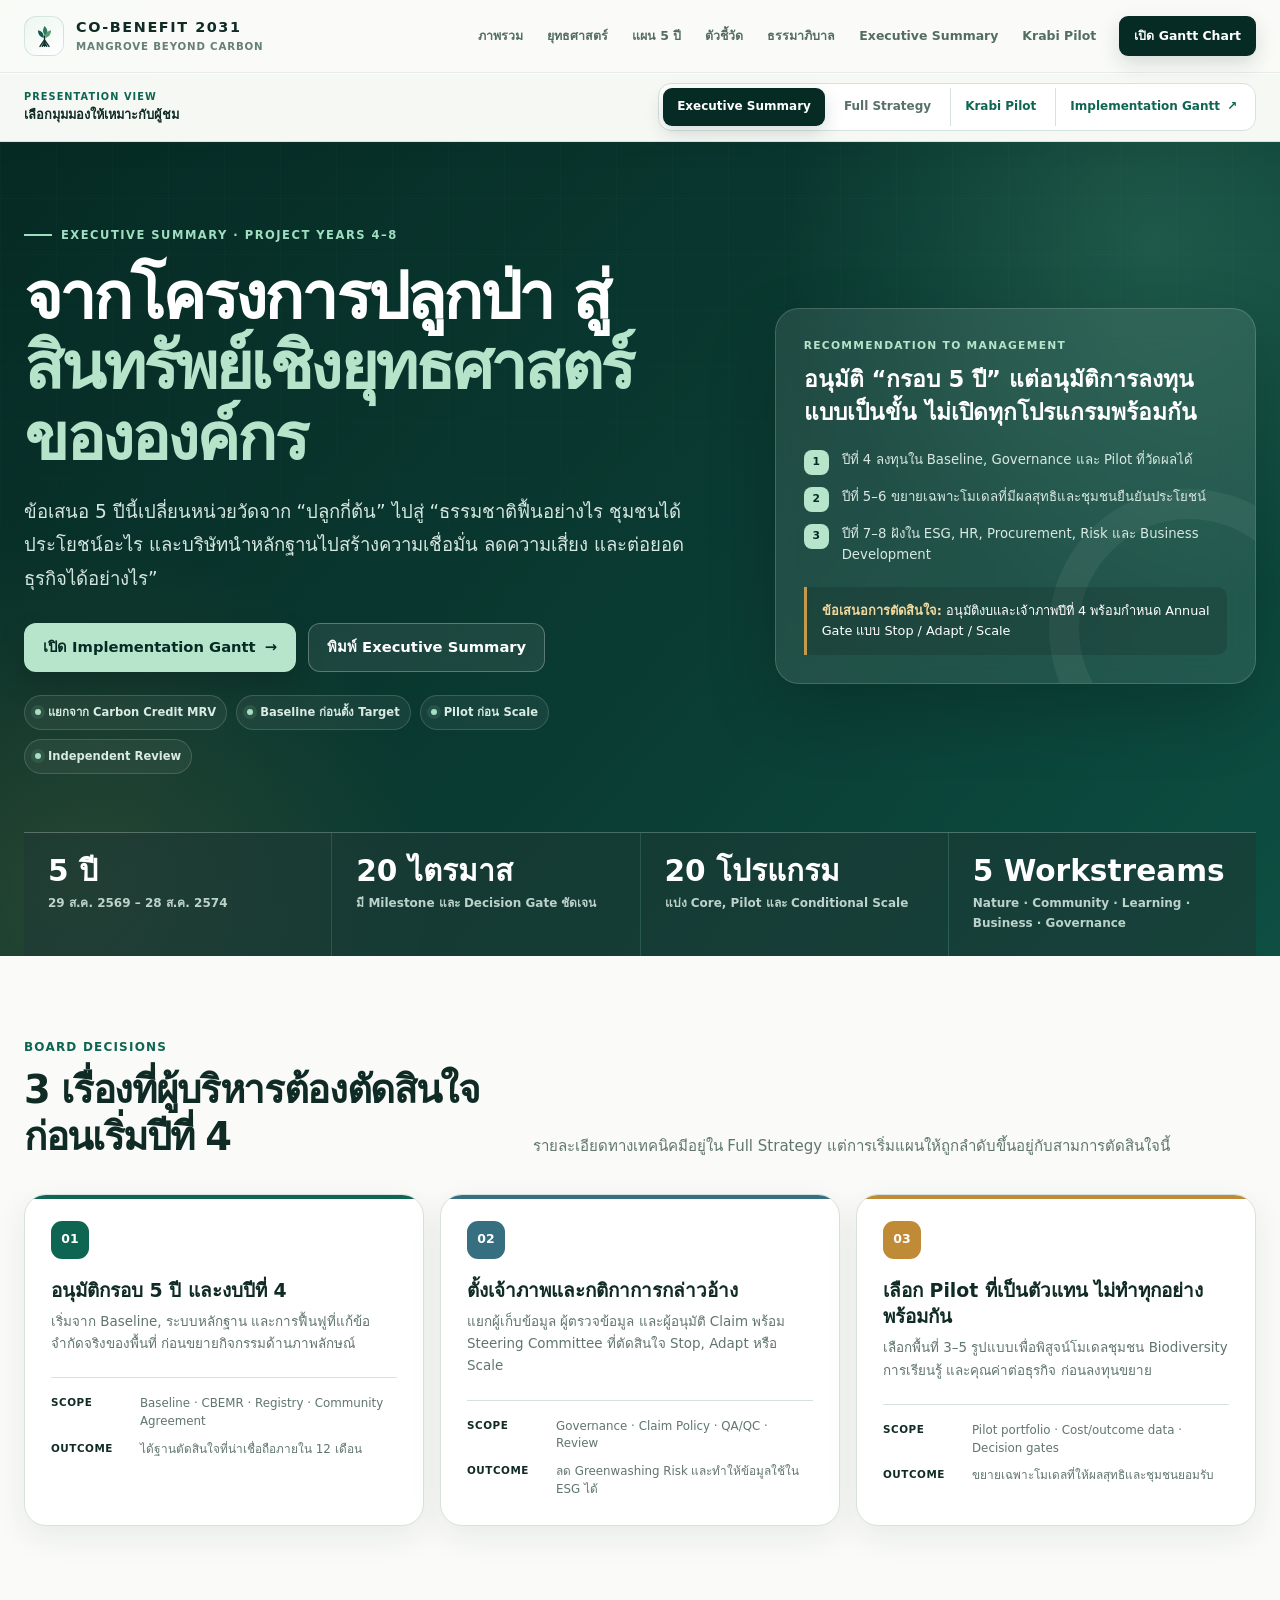
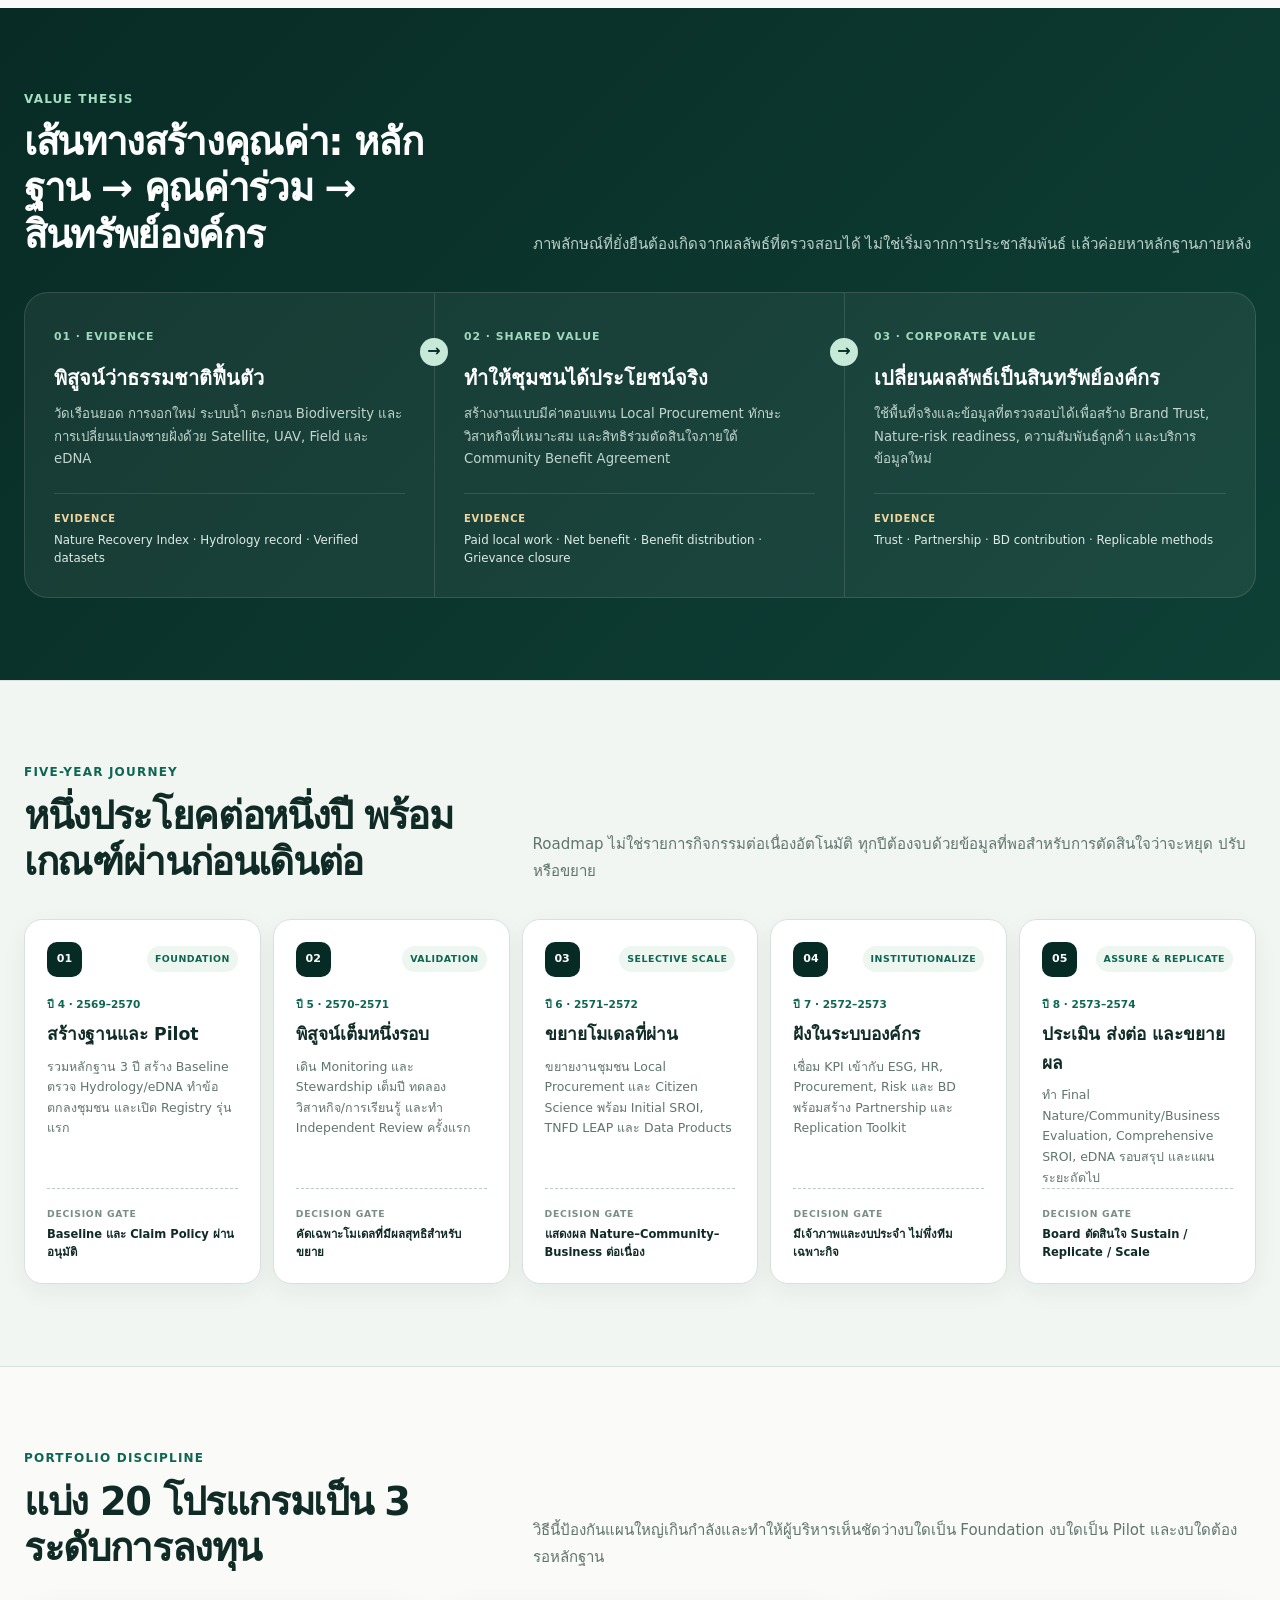
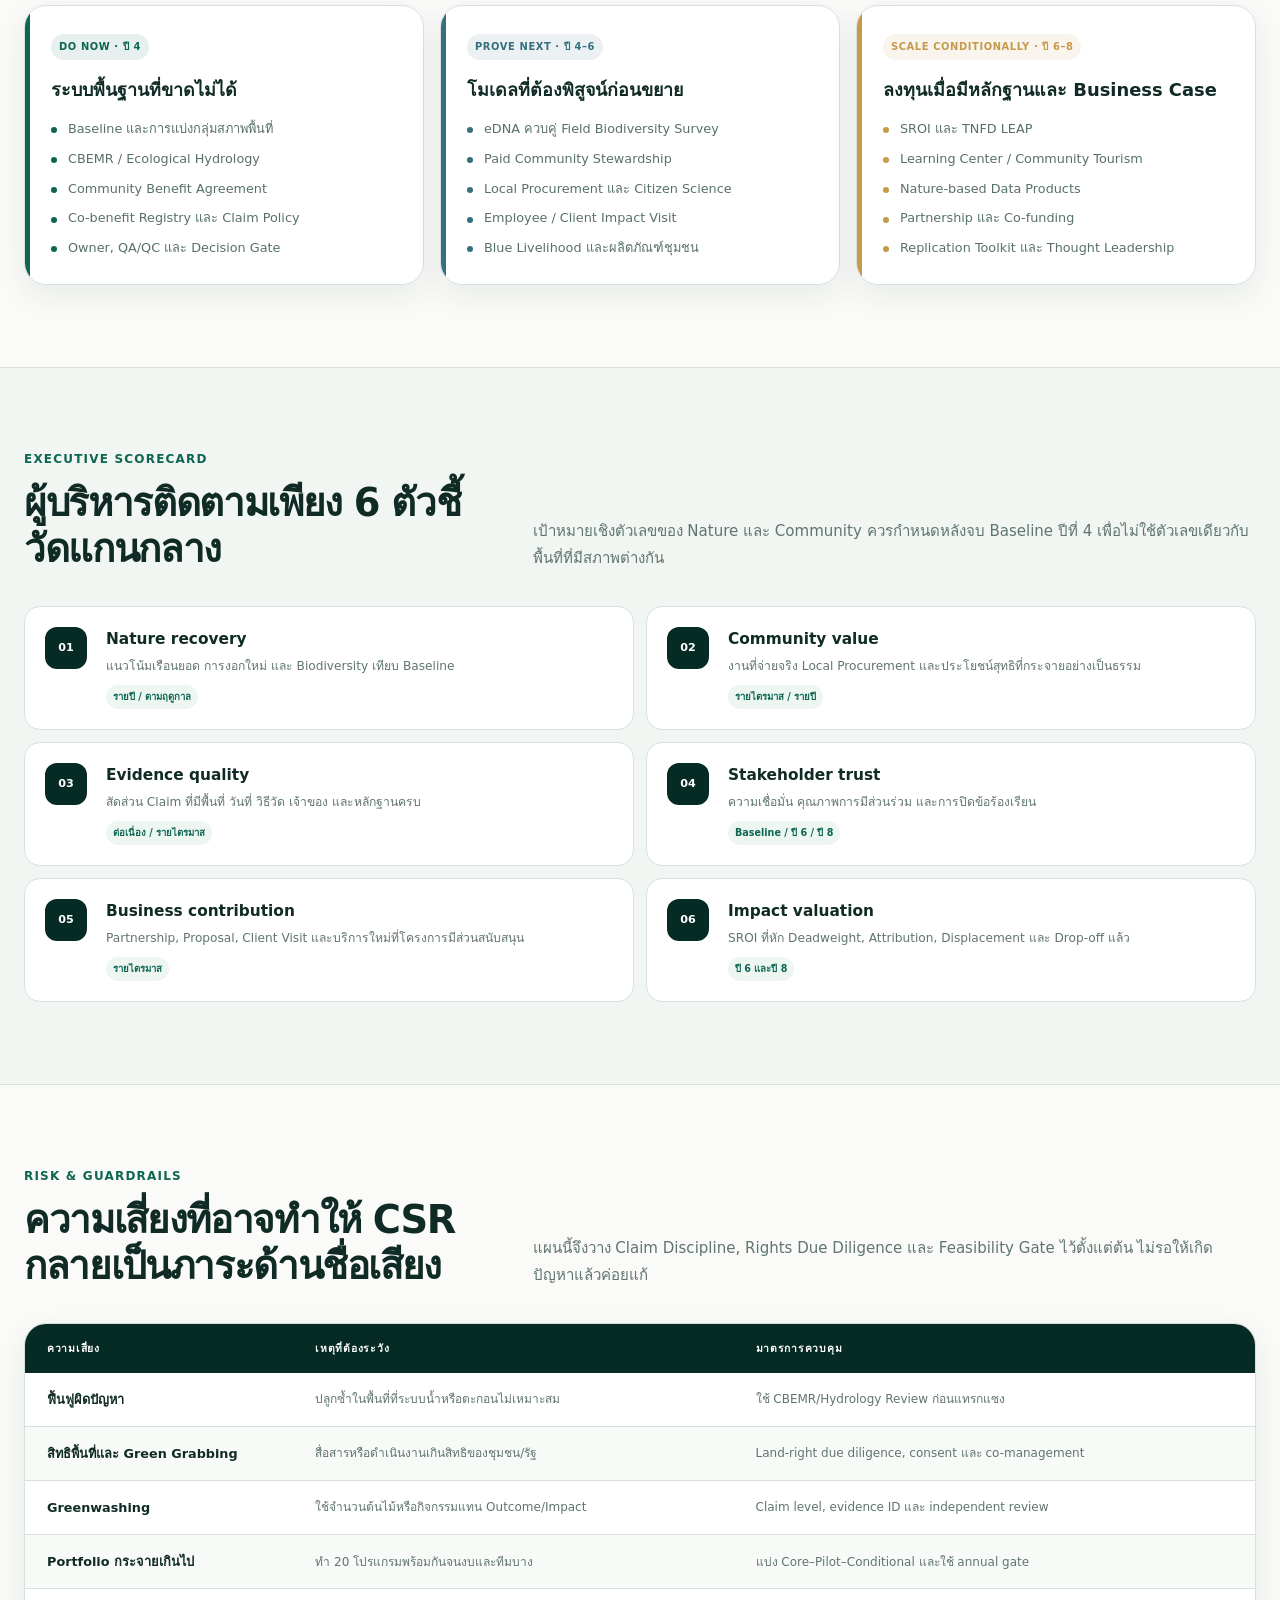
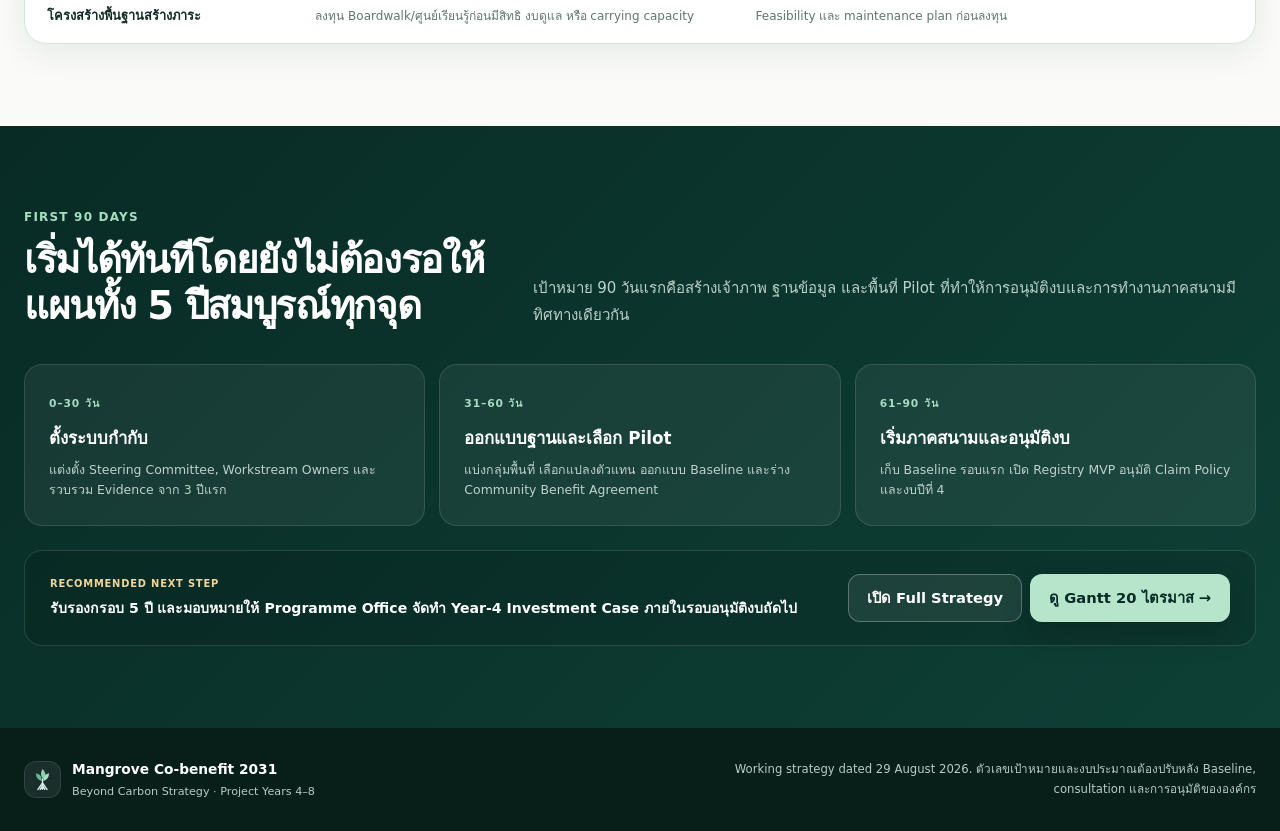
<file: index.html>
<!doctype html>
<html lang="th">
<head>
  <meta charset="utf-8">
  <meta name="viewport" content="width=device-width, initial-scale=1">
  <meta name="description" content="แผน Co-benefit 5 ปี สำหรับโครงการปลูกป่าชายเลน ปีโครงการที่ 4–8 ครอบคลุมธรรมชาติ ชุมชน นวัตกรรม ธุรกิจ และธรรมาภิบาล">
  <meta name="theme-color" content="#0d5b49">
  <title>Mangrove Co-benefit 2031 | Beyond Carbon Strategy</title>
  <link rel="stylesheet" href="./assets/styles.css">
  <script src="./assets/site.js" defer></script>
  <script src="./assets/strategy.js" defer></script>
</head>
<body>
  <a class="skip-link" href="#main-content">ข้ามไปยังเนื้อหา</a>
  <header class="site-header">
    <div class="container header-inner">
      <a class="brand" href="./" aria-label="Mangrove Co-benefit 2031 หน้าแรก">
        <span class="brand-mark" aria-hidden="true"><svg viewBox="0 0 32 32" fill="none"><path d="M16 3.5c-2.7 4.4-2.4 8.3.8 11.6 3.5-3.3 3.7-7.4-.8-11.6Z" fill="#2f7a60"/><path d="M8.2 8.6c.1 4.7 2.2 7.8 6.6 9.2.9-4.8-1.5-8-6.6-9.2Z" fill="#0d5b49"/><path d="M23.8 8.6c-.1 4.7-2.2 7.8-6.6 9.2-.9-4.8 1.5-8 6.6-9.2Z" fill="#5d9a73"/><path d="M16 15.5v12.2M16 20.1l-5.3 7.6M16 20.1l5.3 7.6M16 23.1l-2.6 4.6M16 23.1l2.6 4.6" stroke="#12332d" stroke-width="1.7" stroke-linecap="round"/></svg></span>
        <span class="brand-copy"><strong>CO-BENEFIT 2031</strong><small>Mangrove Beyond Carbon</small></span>
      </a>
      <button class="menu-toggle" type="button" aria-expanded="false" aria-controls="site-nav" aria-label="เปิดเมนู"><span></span></button>
      <nav class="site-nav" id="site-nav" aria-label="เมนูหลัก">
        <a href="#overview">ภาพรวม</a><a href="#pillars">ยุทธศาสตร์</a><a href="#roadmap">แผน 5 ปี</a><a href="#kpi">ตัวชี้วัด</a><a href="#governance">ธรรมาภิบาล</a><a class="nav-cta" href="./gantt/">เปิด Gantt Chart</a>
      </nav>
    </div>
  </header>

  <main id="main-content">
    <section class="hero">
      <div class="container">
        <div class="hero-inner">
          <div>
            <p class="eyebrow">ปีโครงการที่ 4–8 · 28 ส.ค. 2569 – 27 ส.ค. 2574</p>
            <h1>เปลี่ยนโครงการปลูกป่า จาก “กิจกรรม CSR” เป็น <span class="accent">แพลตฟอร์มคุณค่าร่วมที่พิสูจน์ได้</span></h1>
            <p class="hero-lead">เป้าหมาย 5 ปีถัดไปไม่ใช่เพียงสื่อสารว่าปลูกต้นไม้แล้ว แต่ต้องแสดงหลักฐานว่าระบบนิเวศฟื้นตัว ชุมชนได้รับประโยชน์ บริษัทสร้างความเชื่อมั่นและโอกาสทางธุรกิจ และทุกคำกล่าวอ้างตรวจสอบข้อมูลย้อนหลังได้ โดยแยกออกจาก Carbon Credit อย่างชัดเจน</p>
            <div class="hero-actions"><a class="button button-primary" href="./gantt/">ดูแผนลงมือทำ 20 ไตรมาส <span aria-hidden="true">→</span></a><a class="button button-secondary" href="#kpi">ดูกรอบวัดผล</a></div>
            <div class="hero-note"><span>ⓘ</span><span>กำหนดเป้าหมายเชิงผลลัพธ์หลังสร้าง Baseline ครบหนึ่งรอบฤดูกาลในปีที่ 4 เพื่อลดความเสี่ยงจากเป้าหมายที่ไม่มีฐานข้อมูลรองรับ</span></div>
          </div>
          <aside class="outcome-panel" aria-label="ผลลัพธ์เป้าหมายปี 2031">
            <p class="panel-kicker">North Star 2031</p><h2>“Nature recovers. Communities benefit. Business value is traceable.”</h2>
            <div class="outcome-grid">
              <div class="outcome-item"><span class="number">01</span><strong>Nature</strong><span>ป่า ความหลากหลาย และความทนทานชายฝั่งมีแนวโน้มฟื้นตัวที่วัดซ้ำได้</span></div>
              <div class="outcome-item"><span class="number">02</span><strong>People</strong><span>ชุมชนมีรายได้ บทบาทตัดสินใจ ทักษะ และกลไกแบ่งปันประโยชน์</span></div>
              <div class="outcome-item"><span class="number">03</span><strong>Business</strong><span>บริษัทได้ความน่าเชื่อถือ ความสัมพันธ์ โอกาสงาน และบริการใหม่</span></div>
              <div class="outcome-item"><span class="number">04</span><strong>Evidence</strong><span>ทุกพื้นที่มี Baseline วิธีวัด เจ้าของข้อมูล วันที่ และหลักฐานต้นทาง</span></div>
            </div>
          </aside>
        </div>
        <div class="plan-stats"><div class="stat-card"><strong>5 ปี</strong><span>ปีโครงการที่ 4–8</span></div><div class="stat-card"><strong>20 ไตรมาส</strong><span>แผนงานและ Decision Gate</span></div><div class="stat-card"><strong>5 เสาหลัก</strong><span>Nature · People · Knowledge · Business · Evidence</span></div><div class="stat-card"><strong>1 ระบบข้อมูล</strong><span>ดาวเทียม · โดรน · ภาคสนาม · ชุมชน</span></div></div>
      </div>
    </section>

    <section class="section" id="overview">
      <div class="container">
        <div class="section-heading"><div><span class="overline">Starting point</span><h2>ปีที่ 3 คือจุดเปลี่ยนจาก “ปลูก” ไปสู่ “พิสูจน์คุณค่า”</h2></div><p>หลังผ่านช่วงตั้งต้น โครงการควรเปลี่ยนหน่วยวัดจากจำนวนต้นไม้หรือจำนวนผู้เข้าร่วม ไปสู่การเปลี่ยนแปลงจริงต่อระบบนิเวศ ชุมชน และบริษัท พร้อมระบบหลักฐานกลาง</p></div>
        <div class="brief-grid">
          <article class="brief-card"><h3>ทุนเดิมที่นำมาใช้ได้ทันที</h3><p>โครงการมีข้อมูลและเครือข่ายที่เพียงพอสำหรับเริ่ม Co-benefit Measurement System</p><div class="asset-list"><div class="asset-item">ข้อมูล Satellite, UAV และ Field</div><div class="asset-item">บทเรียนปลูกและบำรุง 3 ปี</div><div class="asset-item">เครือข่ายชุมชนและทีมพื้นที่</div><div class="asset-item">ความสามารถด้านวิศวกรรม ข้อมูล และองค์กร</div></div></article>
          <article class="callout-card"><h3>ทุกกิจกรรมต้องตอบ 3 คำถาม</h3><p>ใครได้ประโยชน์ อะไรเปลี่ยน และบริษัทได้รับคุณค่าอย่างไร</p><ul class="callout-list"><li><span><strong>Output:</strong> ทำอะไรไปแล้ว</span></li><li><span><strong>Outcome:</strong> เกิดการเปลี่ยนแปลงอะไร</span></li><li><span><strong>Business Value:</strong> องค์กรนำผลนั้นไปใช้อย่างไร</span></li><li><span><strong>Evidence:</strong> หลักฐานอยู่ที่ไหนและใครรับผิดชอบ</span></li></ul></article>
        </div>
        <div class="maturity-path"><article class="maturity-step"><span class="phase">Year 4 · Prove</span><h3>สร้างฐานและพิสูจน์</h3><p>รวมข้อมูล 3 ปี สร้าง Baseline กติกาการกล่าวอ้าง และทดลองกิจกรรมที่วัดผลได้</p></article><article class="maturity-step"><span class="phase">Year 5–6 · Scale</span><h3>คัดเลือกและขยาย</h3><p>หยุดสิ่งที่ไม่เกิดผล ขยายเฉพาะโมเดลที่ชุมชนและบริษัทเห็นคุณค่าจริง</p></article><article class="maturity-step"><span class="phase">Year 7–8 · Institutionalize</span><h3>ฝังในระบบองค์กร</h3><p>เชื่อมเข้ากับ ESG, HR, Procurement, BD และ Risk พร้อมเจ้าภาพระยะยาว</p></article></div>
      </div>
    </section>

    <section class="section section-tint" id="pillars"><div class="container"><div class="section-heading"><div><span class="overline">Strategy architecture</span><h2>5 เสาหลักที่ทำให้ Co-benefit เป็นมากกว่า CSR เชิงกิจกรรม</h2></div><p>แต่ละเสาหลักมีทั้งผลลัพธ์ต่อผู้มีส่วนได้ส่วนเสียและกลไกสร้างคุณค่ากลับสู่องค์กร เพื่อรักษางบประมาณ ความต่อเนื่อง และความน่าเชื่อถือ</p></div><div class="pillar-grid" id="pillar-grid"></div><noscript><p>กรุณาเปิด JavaScript เพื่อดูรายละเอียดแผน</p></noscript></div></section>

    <section class="section" id="portfolio"><div class="container"><div class="section-heading"><div><span class="overline">Programme portfolio</span><h2>12 โปรแกรมที่ควรมี โดยไม่จำเป็นต้องทำทุกอย่างพร้อมกัน</h2></div><p>เริ่มจากระบบหลักฐาน ข้อตกลงชุมชน และ Monitoring ก่อน จากนั้นทดลองและขยายเฉพาะโมเดลที่ผ่าน Decision Gate</p></div><div class="portfolio-table-wrap"><table class="portfolio-table"><thead><tr><th>โปรแกรม</th><th>สิ่งที่จะส่งมอบ</th><th>ผู้ได้รับประโยชน์</th><th>คุณค่าต่อบริษัท</th><th>ลำดับ</th></tr></thead><tbody id="portfolio-body"></tbody></table></div></div></section>

    <section class="section section-sand" id="roadmap"><div class="container"><div class="section-heading"><div><span class="overline">Five-year roadmap</span><h2>วางฐาน → พิสูจน์ → ขยาย → ฝังในองค์กร → ส่งต่อ</h2></div><p>ทุกปีจบด้วย Decision Gate เพื่อเลือก Stop, Adapt หรือ Scale ไม่ใช่ต่อกิจกรรมโดยอัตโนมัติ</p></div><div class="roadmap-grid" id="roadmap-grid"></div><div class="hero-actions"><a class="button button-primary" href="./gantt/">เปิด Gantt Chart รายไตรมาส →</a></div></div></section>

    <section class="section" id="business-value"><div class="container"><div class="section-heading"><div><span class="overline">Corporate case</span><h2>ประโยชน์ต่อบริษัทที่ควรออกแบบตั้งแต่ต้น</h2></div><p>CSR จะได้งบและความต่อเนื่องมากขึ้นเมื่อแสดงได้ว่าช่วยสร้างความไว้วางใจ ลดความเสี่ยง พัฒนาคน และเปิดโอกาสทางธุรกิจ โดยไม่บิดเบือนผลกระทบ</p></div><div class="value-grid" id="value-grid"></div></div></section>

    <section class="section section-tint" id="kpi"><div class="container"><div class="section-heading"><div><span class="overline">Impact scorecard</span><h2>วัด “การเปลี่ยนแปลง” ไม่ใช่เพียง “จำนวนกิจกรรม”</h2></div><p>แยก Output, Outcome, Impact และ Business Value พร้อมระบุ Baseline, วิธีวัด, ความถี่ และผู้รับผิดชอบ</p></div><div class="target-rule"><h3>Target-setting rule</h3><p>ปีที่ 4 ให้เก็บ Baseline ครบฤดูกาลและแบ่งกลุ่มสภาพพื้นที่ก่อน แล้วจึงกำหนดเป้าหมายราย Plot/Province แทนการใช้ตัวเลขเดียวกับทุกพื้นที่</p></div><div class="kpi-table-wrap"><table class="kpi-table"><thead><tr><th>มิติ</th><th>ตัวชี้วัดแกนกลาง</th><th>สิ่งที่ต้องพิสูจน์</th><th>แหล่งข้อมูล</th><th>ความถี่</th></tr></thead><tbody id="kpi-body"></tbody></table></div></div></section>

    <section class="section section-dark" id="governance"><div class="container"><div class="section-heading"><div><span class="overline">Operating model</span><h2>โครงสร้างบริหารที่ทำให้แผนเดินต่อได้จริง</h2></div><p>Co-benefit ต้องมีเจ้าของข้อมูล เจ้าของผลลัพธ์ และผู้อนุมัติคำกล่าวอ้างแยกกัน พร้อมการทบทวนอิสระในปีที่ 5, 7 และปลายปีที่ 8</p></div><div class="governance-grid"><div class="governance-stack" id="governance-stack"></div><aside class="guardrail-panel"><h3>Anti-greenwashing Guardrails</h3><p>กติกาก่อนนำข้อมูลไปสื่อสารภายนอก</p><ul class="guardrail-list"><li><span class="guard-number">1</span><span>แยก Co-benefit Claim ออกจาก Carbon Credit และ Carbon MRV</span></li><li><span class="guard-number">2</span><span>ห้ามใช้จำนวนต้นไม้ปลูกแทนผลลัพธ์ด้านระบบนิเวศ</span></li><li><span class="guard-number">3</span><span>ทุกตัวเลขต้องมีพื้นที่ วันที่ วิธีวัด เจ้าของข้อมูล และหลักฐานต้นทาง</span></li><li><span class="guard-number">4</span><span>รายงานข้อจำกัด ความล้มเหลว ผลกระทบลบ และ Corrective Action</span></li><li><span class="guard-number">5</span><span>ตรวจประโยชน์สุทธิและการกระจายประโยชน์ ไม่ใช้เพียงจำนวนผู้เข้าร่วม</span></li><li><span class="guard-number">6</span><span>Claim สำคัญต้องผ่าน Technical Review และอนุมัติตาม Claim Policy</span></li></ul></aside></div><div class="budget-guardrails"><div class="budget-rule"><strong>Baseline first</strong><span>ไม่ตั้งเป้าผลลัพธ์ก่อนมีข้อมูลครบฤดูกาล</span></div><div class="budget-rule"><strong>Pilot before scale</strong><span>ขยายหลังพิสูจน์ผลสุทธิ ต้นทุน และการยอมรับ</span></div><div class="budget-rule"><strong>Assure key claims</strong><span>ใช้การทบทวนอิสระกับคำกล่าวอ้างที่มีนัยสำคัญ</span></div></div></div></section>

    <section class="section" id="references"><div class="container"><div class="section-heading"><div><span class="overline">Reference frameworks</span><h2>กรอบอ้างอิงสำหรับพัฒนาแผน ไม่ใช่คำรับรองว่าโครงการผ่านมาตรฐานแล้ว</h2></div><p>ใช้กรอบสากลเป็น Checklist เพื่อให้ข้อมูลเชื่อมโยงกับความคาดหวังขององค์กร นักลงทุน และผู้ตรวจสอบ แต่ต้องประเมินและรับรองแยกต่างหากเมื่อจะกล่าวอ้างการสอดคล้อง</p></div><div class="source-grid" id="source-grid"></div></div></section>
  </main>

  <footer class="site-footer"><div class="container footer-inner"><div class="footer-brand"><span class="brand-mark" aria-hidden="true"><svg viewBox="0 0 32 32" fill="none"><path d="M16 3.5c-2.7 4.4-2.4 8.3.8 11.6 3.5-3.3 3.7-7.4-.8-11.6Z" fill="#8ed0b2"/><path d="M8.2 8.6c.1 4.7 2.2 7.8 6.6 9.2.9-4.8-1.5-8-6.6-9.2Z" fill="#69b890"/><path d="M23.8 8.6c-.1 4.7-2.2 7.8-6.6 9.2-.9-4.8 1.5-8 6.6-9.2Z" fill="#a6ddc1"/><path d="M16 15.5v12.2M16 20.1l-5.3 7.6M16 20.1l5.3 7.6M16 23.1l-2.6 4.6M16 23.1l2.6 4.6" stroke="#dcebe5" stroke-width="1.7" stroke-linecap="round"/></svg></span><span><strong>Mangrove Co-benefit 2031</strong><small>Beyond Carbon Strategy · Project Years 4–8</small></span></div><p class="footer-note">Working strategy dated 28 August 2026. ตัวเลขเป้าหมายและงบประมาณต้องปรับหลัง Baseline, consultation และการอนุมัติขององค์กร</p></div></footer>
</body>
</html>
</file>
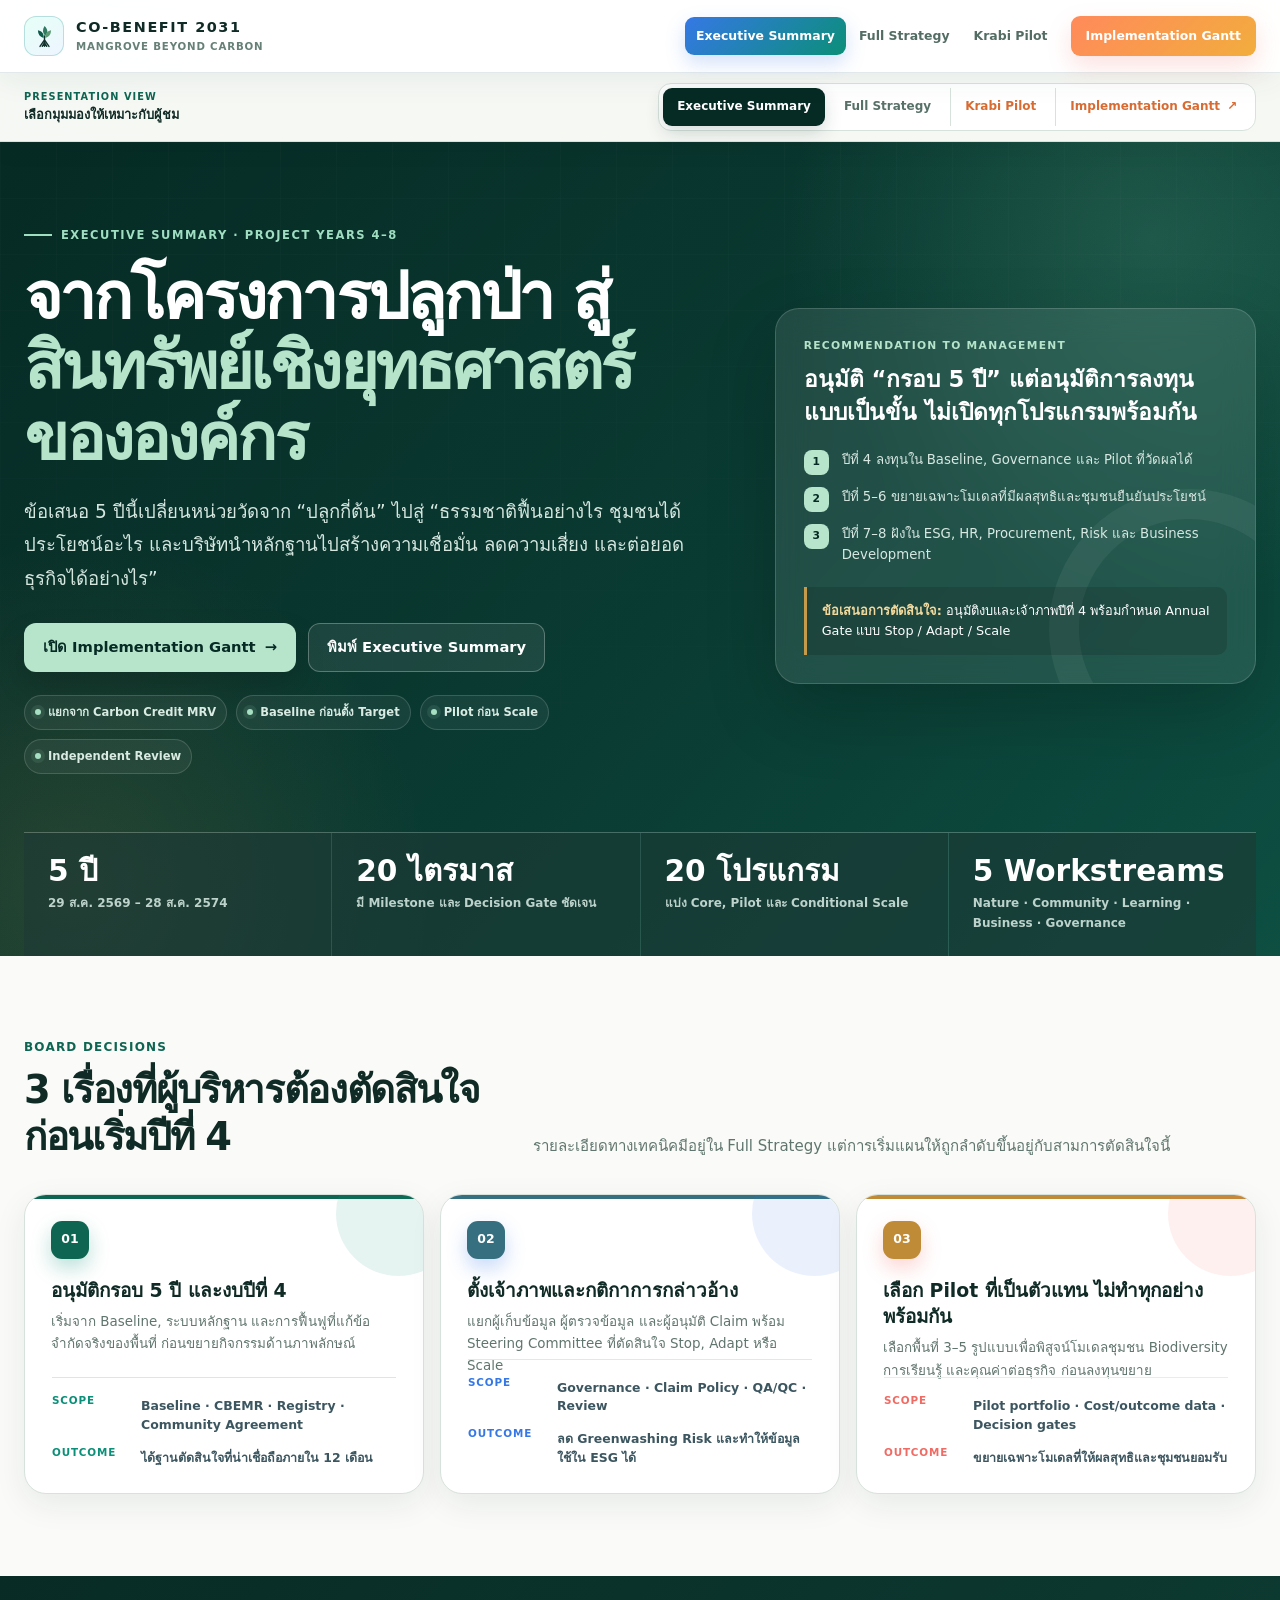
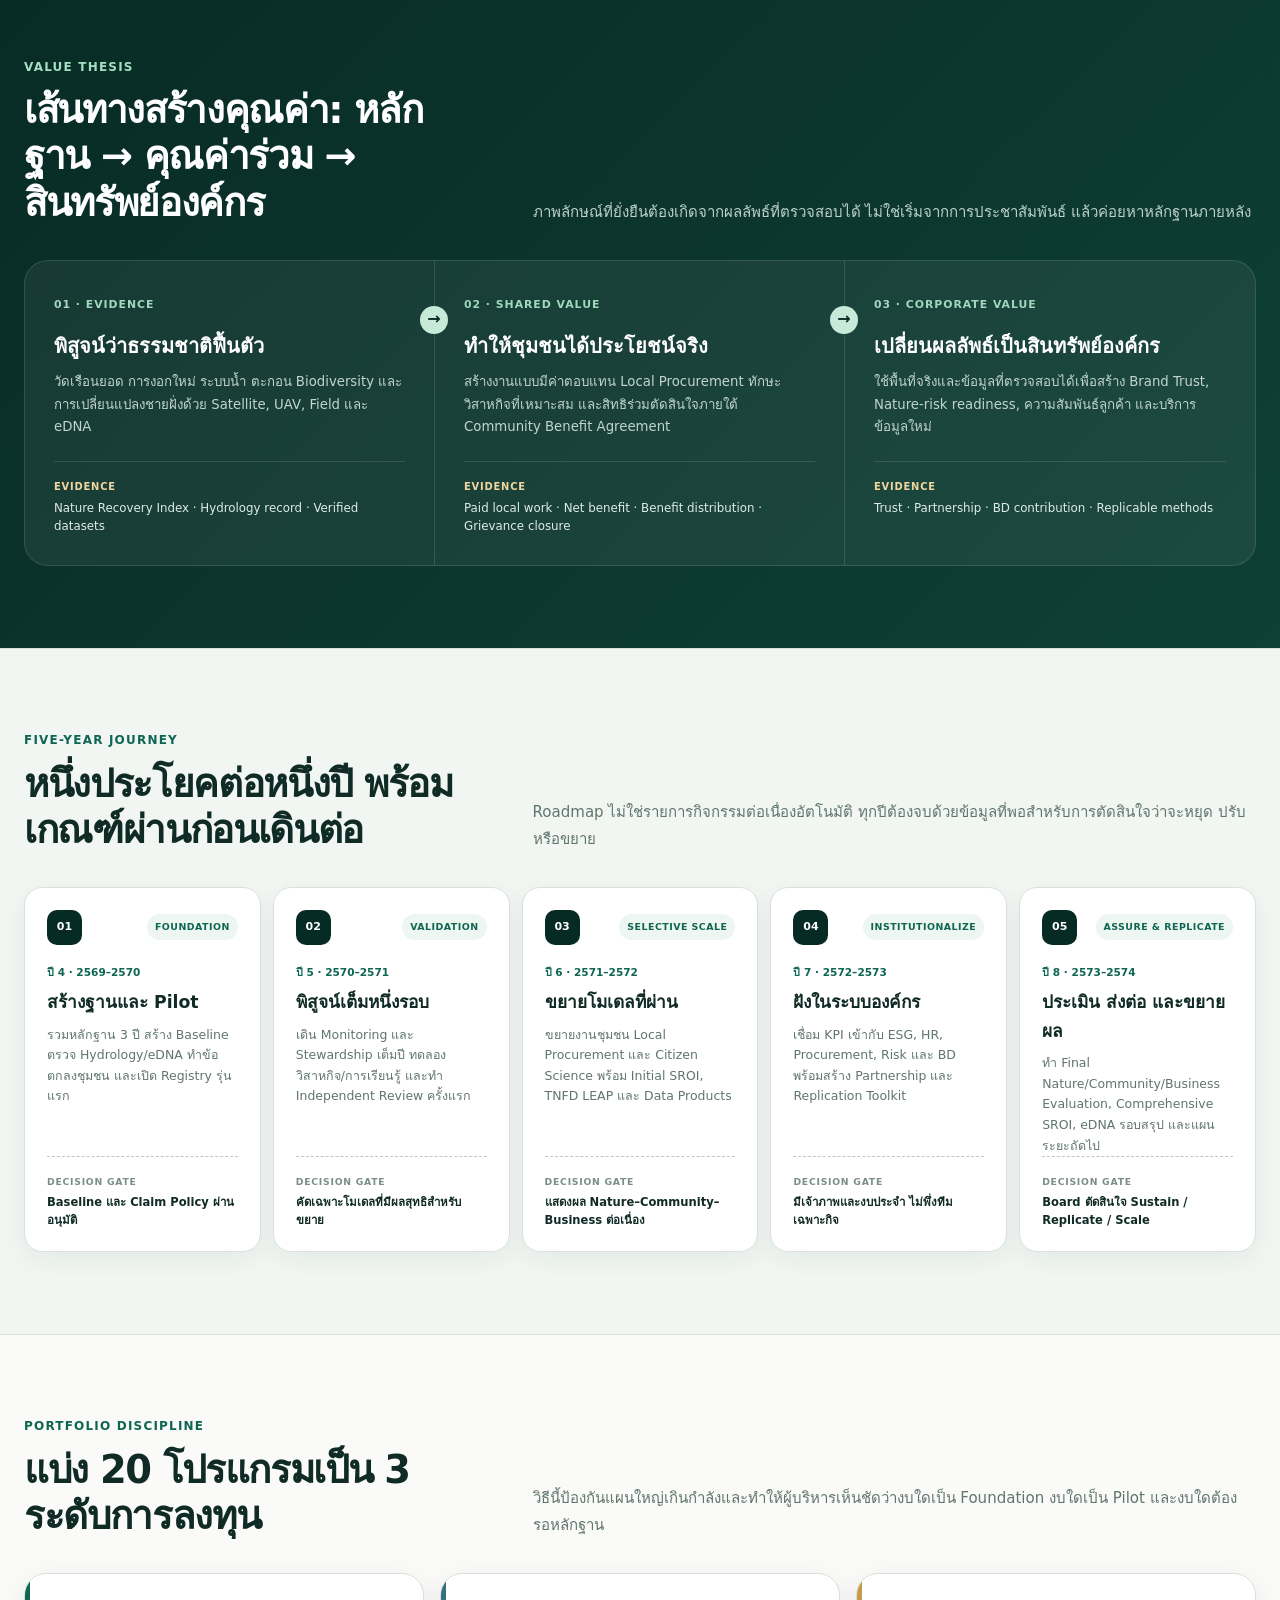
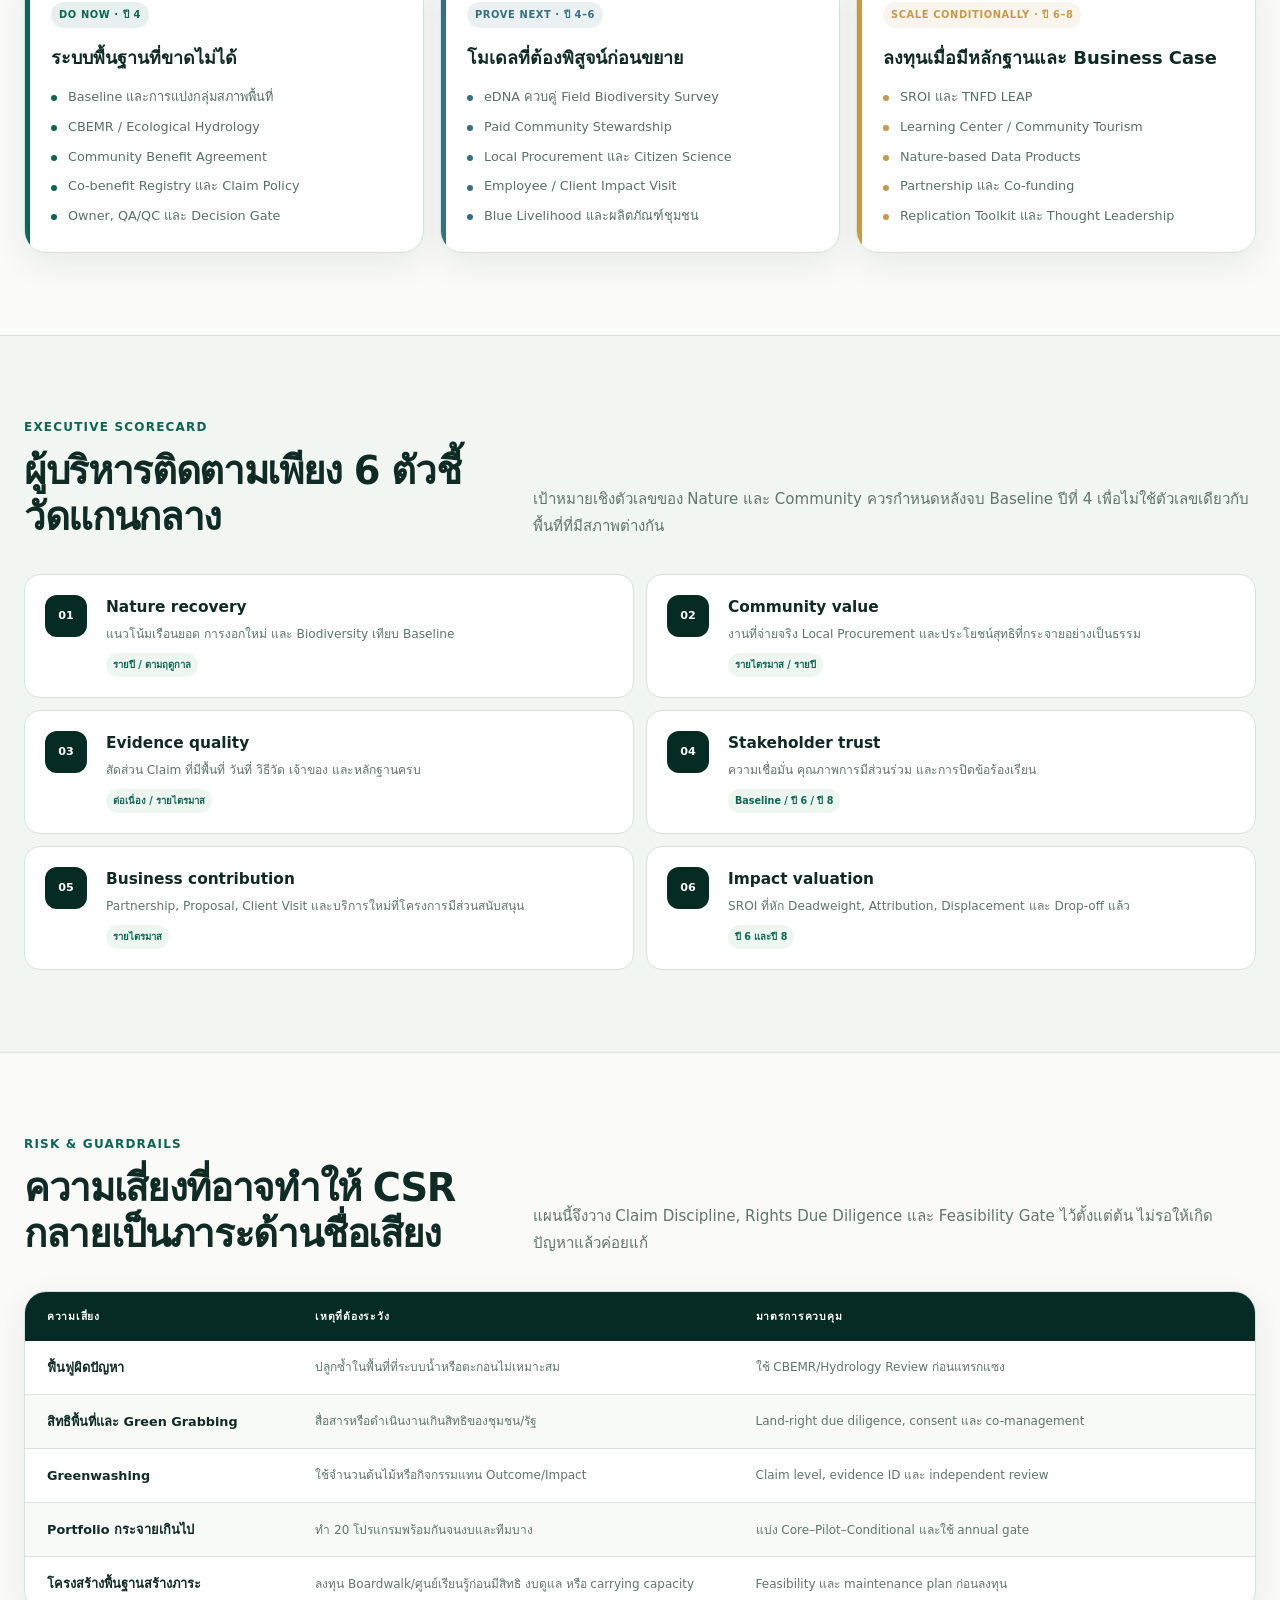
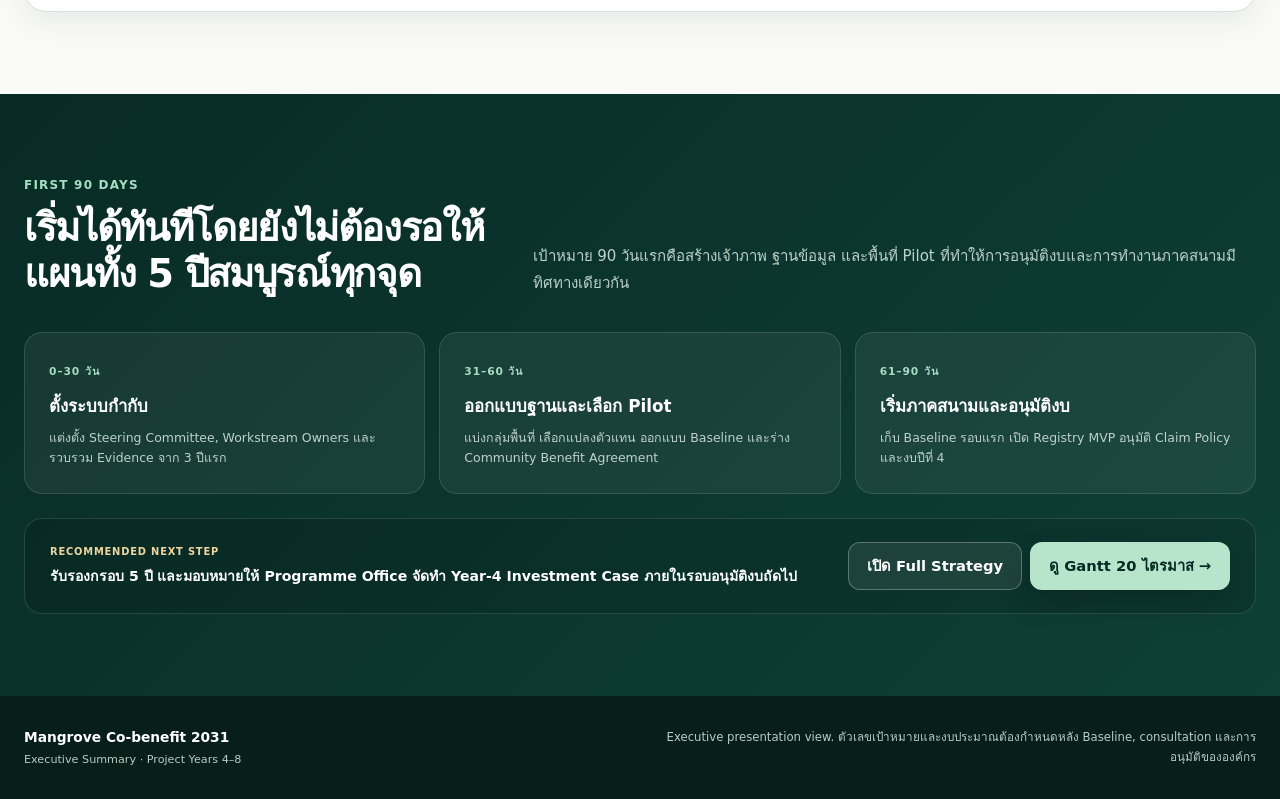
<file: exsum/index.html>
<!doctype html>
<html lang="th">
<head>
  <meta charset="utf-8">
  <meta name="viewport" content="width=device-width, initial-scale=1">
  <meta name="description" content="Executive Summary แผน Co-benefit 5 ปี สำหรับโครงการฟื้นฟูป่าชายเลน ปีโครงการที่ 4–8">
  <meta name="theme-color" content="#0b8f78">
  <title>Executive Summary | Mangrove Co-benefit 2031</title>
  <link rel="stylesheet" href="../assets/styles.css">
  <link rel="stylesheet" href="../assets/executive-summary.css">
  <link rel="stylesheet" href="../assets/exsum-page.css">
  <script src="../assets/site.js" defer></script>
  <script src="../assets/exsum-page.js" defer></script>
</head>
<body class="exsum-page">
  <a class="skip-link" href="#main-content">ข้ามไปยังเนื้อหา</a>

  <header class="site-header">
    <div class="container header-inner">
      <a class="brand" href="/" aria-label="Mangrove Co-benefit 2031 หน้าแผนฉบับเต็ม">
        <span class="brand-mark" aria-hidden="true">
          <svg viewBox="0 0 32 32" fill="none">
            <path d="M16 3.5c-2.7 4.4-2.4 8.3.8 11.6 3.5-3.3 3.7-7.4-.8-11.6Z" fill="#2f7a60"/>
            <path d="M8.2 8.6c.1 4.7 2.2 7.8 6.6 9.2.9-4.8-1.5-8-6.6-9.2Z" fill="#0d5b49"/>
            <path d="M23.8 8.6c-.1 4.7-2.2 7.8-6.6 9.2-.9-4.8 1.5-8 6.6-9.2Z" fill="#5d9a73"/>
            <path d="M16 15.5v12.2M16 20.1l-5.3 7.6M16 20.1l5.3 7.6M16 23.1l-2.6 4.6M16 23.1l2.6 4.6" stroke="#12332d" stroke-width="1.7" stroke-linecap="round"/>
          </svg>
        </span>
        <span class="brand-copy"><strong>CO-BENEFIT 2031</strong><small>Mangrove Beyond Carbon</small></span>
      </a>

      <button class="menu-toggle" type="button" aria-expanded="false" aria-controls="site-nav" aria-label="เปิดเมนู"><span></span></button>
      <nav class="site-nav" id="site-nav" aria-label="เมนูหลัก">
        <a href="/exsum/" aria-current="page">Executive Summary</a>
        <a href="/">Full Strategy</a>
        <a class="nav-cta" href="/gantt/">Implementation Gantt</a>
      </nav>
    </div>
  </header>

  <main id="main-content">
    <div class="strategy-view-bar exsum-tabbar" aria-label="มุมมองการนำเสนอ">
      <div class="container strategy-view-inner">
        <div class="strategy-view-label"><span>Presentation view</span><strong>เลือกมุมมองตามระดับการตัดสินใจ</strong></div>
        <div class="strategy-tab-list" role="tablist" aria-label="มุมมองแผน Co-benefit">
          <a class="exsum-tab is-active" href="/exsum/" role="tab" aria-selected="true">Executive Summary</a>
          <a class="exsum-tab" href="/" role="tab" aria-selected="false">Full Strategy</a>
          <a class="strategy-gantt-link" href="/gantt/">Implementation Gantt <span aria-hidden="true">↗</span></a>
        </div>
      </div>
    </div>

    <section class="exsum-hero">
      <div class="container exsum-hero-grid">
        <div class="exsum-hero-copy">
          <p class="eyebrow">Executive Summary · Project years 4–8</p>
          <h1>เปลี่ยนโครงการปลูกป่าเป็น <span>สินทรัพย์เชิงยุทธศาสตร์ขององค์กร</span></h1>
          <p class="hero-lead">จากปีที่ 4 เป็นต้นไป บริษัทควรเปลี่ยนหน่วยวัดจาก “ปลูกกี่ต้น” ไปสู่ “ธรรมชาติฟื้นอย่างไร ชุมชนได้ประโยชน์อะไร และหลักฐานเหล่านี้ช่วยสร้างความเชื่อมั่น ลดความเสี่ยง และต่อยอดธุรกิจได้อย่างไร”</p>
          <div class="exsum-actions">
            <a class="button button-primary" href="/gantt/">เปิดแผนลงมือทำ 20 ไตรมาส <span aria-hidden="true">→</span></a>
            <button class="button button-secondary" id="print-exsum" type="button">พิมพ์ / บันทึก PDF</button>
          </div>
          <div class="exsum-principles">
            <span>Baseline ก่อน Target</span><span>Pilot ก่อน Scale</span><span>Evidence ก่อน Claim</span>
          </div>
        </div>

        <aside class="exsum-recommendation">
          <span class="recommendation-kicker">Management recommendation</span>
          <h2>อนุมัติกรอบ 5 ปี โดยเริ่มลงทุนปีที่ 4 ในระบบฐานและพื้นที่ Pilot</h2>
          <p>ยังไม่ควรเปิดทุกโปรแกรมพร้อมกัน ให้ลงทุนใน Baseline, CBEMR/Hydrology, Community Agreement, Registry และ Claim Policy ก่อน แล้วใช้ Decision Gate รายปีเลือก Stop, Adapt หรือ Scale</p>
          <div class="recommendation-metric"><strong>3</strong><span>เรื่องที่ต้องอนุมัติทันที</span></div>
          <div class="recommendation-metric"><strong>90 วัน</strong><span>เพื่อสร้างเจ้าภาพ ฐานข้อมูล และ Pilot</span></div>
        </aside>
      </div>
      <div class="container exsum-stat-strip">
        <div><strong>5 ปี</strong><span>29 ส.ค. 2569–28 ส.ค. 2574</span></div>
        <div><strong>20 โปรแกรม</strong><span>แบ่ง Core · Pilot · Conditional</span></div>
        <div><strong>5 Workstreams</strong><span>Nature · Community · Learning · Business · Governance</span></div>
        <div><strong>1 Evidence System</strong><span>Satellite · UAV · Field · Community</span></div>
      </div>
    </section>

    <section class="exsum-section" id="decisions">
      <div class="container">
        <div class="exsum-heading"><div><span class="overline">Board decisions</span><h2>3 เรื่องที่ผู้บริหารต้องตัดสินใจ</h2></div><p>ข้อเสนอถูกย่อให้เหลือเฉพาะสิ่งที่จำเป็นต่อการอนุมัติงบ การตั้งเจ้าภาพ และการควบคุมความเสี่ยงด้านชื่อเสียง</p></div>
        <div class="decision-grid">
          <article class="decision-card"><span class="decision-index">01</span><h3>อนุมัติกรอบ 5 ปีและงบปีที่ 4</h3><p>เริ่มจาก Baseline, ระบบหลักฐาน และการแก้ข้อจำกัดจริงของพื้นที่ ก่อนกิจกรรมด้านภาพลักษณ์หรือโครงสร้างพื้นฐาน</p><div><strong>ผลที่ต้องได้</strong><span>ฐานตัดสินใจที่ตรวจสอบได้ภายใน 12 เดือน</span></div></article>
          <article class="decision-card"><span class="decision-index">02</span><h3>ตั้งเจ้าภาพและ Claim Policy</h3><p>แยกผู้เก็บข้อมูล ผู้ตรวจข้อมูล และผู้อนุมัติคำกล่าวอ้าง พร้อม Steering Committee ที่ตัดสินใจ Stop / Adapt / Scale</p><div><strong>ผลที่ต้องได้</strong><span>ลด Greenwashing Risk และพร้อมใช้ข้อมูลใน ESG</span></div></article>
          <article class="decision-card"><span class="decision-index">03</span><h3>เลือก Pilot 3–5 รูปแบบ</h3><p>พิสูจน์โมเดลด้านระบบนิเวศ ชุมชน Biodiversity การเรียนรู้ และคุณค่าต่อธุรกิจ โดยไม่เปิด 20 โปรแกรมพร้อมกัน</p><div><strong>ผลที่ต้องได้</strong><span>ขยายเฉพาะโมเดลที่มีผลสุทธิและชุมชนยอมรับ</span></div></article>
        </div>
      </div>
    </section>

    <section class="exsum-section exsum-soft" id="value-chain">
      <div class="container">
        <div class="exsum-heading"><div><span class="overline">Value creation logic</span><h2>หลักฐาน → คุณค่าร่วม → คุณค่าต่อบริษัท</h2></div><p>โครงการจะไม่ถูกมองว่าเป็นกิจกรรม CSR ระยะสั้น เมื่อสามารถแสดงเส้นทางจากข้อมูลภาคสนามไปสู่ผลลัพธ์และการตัดสินใจขององค์กรได้</p></div>
        <div class="value-chain-grid">
          <article><span>01 · Evidence</span><h3>พิสูจน์ว่าธรรมชาติฟื้นตัว</h3><p>ติดตามเรือนยอด การงอกใหม่ Hydrology ตะกอน Biodiversity และแนวชายฝั่ง ด้วย Satellite, UAV, Field และ eDNA</p><strong>Nature Recovery Index · Verified datasets</strong></article>
          <article><span>02 · Shared Value</span><h3>ทำให้ชุมชนได้ประโยชน์จริง</h3><p>สร้างงานแบบมีค่าตอบแทน Local Procurement ทักษะ วิสาหกิจที่เหมาะสม และสิทธิร่วมตัดสินใจ</p><strong>Paid work · Net benefit · Benefit distribution</strong></article>
          <article><span>03 · Corporate Value</span><h3>เปลี่ยนผลลัพธ์เป็นสินทรัพย์องค์กร</h3><p>ใช้พื้นที่จริงและข้อมูลที่ตรวจสอบได้เพื่อสร้าง Brand Trust, Nature-risk readiness, Partnership และบริการใหม่</p><strong>Trust · BD contribution · Replicable methods</strong></article>
        </div>
      </div>
    </section>

    <section class="exsum-section" id="roadmap">
      <div class="container">
        <div class="exsum-heading"><div><span class="overline">Five-year roadmap</span><h2>วางฐาน → พิสูจน์ → ขยาย → ฝังในองค์กร → ส่งต่อ</h2></div><p>ทุกปีมี Decision Gate ไม่ต่อกิจกรรมโดยอัตโนมัติ</p></div>
        <div class="exsum-roadmap">
          <article><span class="roadmap-year">ปี 4</span><small>Foundation</small><h3>สร้างฐานและ Pilot</h3><p>รวมหลักฐาน 3 ปี ทำ Baseline, CBEMR/Hydrology, eDNA, Community Agreement และ Registry</p><strong>Gate: Baseline และ Claim Policy ผ่านอนุมัติ</strong></article>
          <article><span class="roadmap-year">ปี 5</span><small>Validation</small><h3>พิสูจน์เต็มหนึ่งรอบ</h3><p>เดิน Monitoring และ Stewardship เต็มปี ทดลองวิสาหกิจ/การเรียนรู้ และ Independent Review</p><strong>Gate: คัดเฉพาะโมเดลที่มีผลสุทธิ</strong></article>
          <article><span class="roadmap-year">ปี 6</span><small>Selective scale</small><h3>ขยายโมเดลที่ผ่าน</h3><p>ขยายงานชุมชน Local Procurement, Citizen Science พร้อม Initial SROI และ TNFD LEAP</p><strong>Gate: แสดงผล Nature–Community–Business</strong></article>
          <article><span class="roadmap-year">ปี 7</span><small>Institutionalize</small><h3>ฝังในระบบองค์กร</h3><p>เชื่อม KPI เข้ากับ ESG, HR, Procurement, Risk และ BD พร้อมสร้าง Partnership</p><strong>Gate: มีเจ้าภาพและงบประจำ</strong></article>
          <article><span class="roadmap-year">ปี 8</span><small>Assure & replicate</small><h3>ประเมิน ส่งต่อ และขยายผล</h3><p>ทำ Final Evaluation, Comprehensive SROI, eDNA รอบสรุป และแผนระยะถัดไป</p><strong>Gate: Sustain / Replicate / Scale</strong></article>
        </div>
      </div>
    </section>

    <section class="exsum-section exsum-dark" id="portfolio">
      <div class="container">
        <div class="exsum-heading"><div><span class="overline">Portfolio discipline</span><h2>20 โปรแกรม แต่ไม่ทำพร้อมกัน</h2></div><p>ใช้ลำดับการลงทุนเพื่อไม่ให้แผนใหญ่เกินกำลังและป้องกันงบกระจาย</p></div>
        <div class="portfolio-priority-grid">
          <article><span class="priority-chip">Do now · ปี 4</span><h3>Foundation</h3><ul><li>Baseline และแบ่งกลุ่มพื้นที่</li><li>CBEMR / Ecological Hydrology</li><li>Community Benefit Agreement</li><li>Registry และ Claim Policy</li><li>Owner, QA/QC และ Decision Gate</li></ul></article>
          <article><span class="priority-chip">Prove next · ปี 4–6</span><h3>Pilot portfolio</h3><ul><li>eDNA + Field Biodiversity</li><li>Paid Community Stewardship</li><li>Local Procurement / Citizen Science</li><li>Employee / Client Impact Visit</li><li>Blue Livelihood และผลิตภัณฑ์ชุมชน</li></ul></article>
          <article><span class="priority-chip">Scale conditionally · ปี 6–8</span><h3>Business case required</h3><ul><li>SROI และ TNFD LEAP</li><li>Learning Center / Community Tourism</li><li>Nature-based Data Products</li><li>Partnership และ Co-funding</li><li>Replication Toolkit / Thought Leadership</li></ul></article>
        </div>
      </div>
    </section>

    <section class="exsum-section" id="scorecard">
      <div class="container">
        <div class="exsum-heading"><div><span class="overline">Executive scorecard</span><h2>ติดตามเพียง 6 ตัวชี้วัดแกนกลาง</h2></div><p>เป้าตัวเลขควรกำหนดหลังจบ Baseline ปีที่ 4 เพราะแต่ละแปลงมีสภาพต่างกัน</p></div>
        <div class="scorecard-grid">
          <article><span>01</span><h3>Nature recovery</h3><p>เรือนยอด การงอกใหม่ Hydrology และ Biodiversity เทียบ Baseline</p></article>
          <article><span>02</span><h3>Community value</h3><p>งานที่จ่ายจริง Local Procurement และประโยชน์สุทธิ</p></article>
          <article><span>03</span><h3>Evidence quality</h3><p>สัดส่วน Claim ที่มีพื้นที่ วันที่ วิธีวัด เจ้าของ และหลักฐานครบ</p></article>
          <article><span>04</span><h3>Stakeholder trust</h3><p>ความเชื่อมั่น คุณภาพการมีส่วนร่วม และการปิดข้อร้องเรียน</p></article>
          <article><span>05</span><h3>Business contribution</h3><p>Partnership, Proposal, Client Visit และบริการใหม่</p></article>
          <article><span>06</span><h3>Impact valuation</h3><p>SROI ที่หัก Deadweight, Attribution และ Drop-off แล้ว</p></article>
        </div>
      </div>
    </section>

    <section class="exsum-section exsum-soft" id="risks">
      <div class="container">
        <div class="exsum-heading"><div><span class="overline">Risk & guardrails</span><h2>ความเสี่ยงที่กระทบชื่อเสียงโดยตรง</h2></div><p>ข้อเสนอบางเรื่อง เช่น Biodiversity Net Gain, ลดการกัดเซาะ หรือผลด้านสุขภาพ ต้องพิสูจน์ก่อนกล่าวอ้าง</p></div>
        <div class="risk-grid">
          <article><strong>ฟื้นฟูผิดปัญหา</strong><p>ปลูกซ้ำทั้งที่ข้อจำกัดจริงคือระบบน้ำหรือตะกอน</p><span>ควบคุมด้วย CBEMR/Hydrology Review</span></article>
          <article><strong>สิทธิพื้นที่ / Green Grabbing</strong><p>ดำเนินงานหรือสื่อสารเกินสิทธิของชุมชนและรัฐ</p><span>ควบคุมด้วย due diligence, consent และ co-management</span></article>
          <article><strong>Greenwashing</strong><p>ใช้จำนวนต้นไม้หรือกิจกรรมแทน Outcome/Impact</p><span>ควบคุมด้วย Claim Level, Evidence ID และ Independent Review</span></article>
          <article><strong>ลงทุนโครงสร้างเร็วเกินไป</strong><p>สร้าง Boardwalk หรือศูนย์เรียนรู้ก่อนมีสิทธิและแผนดูแล</p><span>ควบคุมด้วย Feasibility และ Carrying Capacity</span></article>
        </div>
      </div>
    </section>

    <section class="exsum-section exsum-final" id="next-90-days">
      <div class="container">
        <div class="exsum-heading"><div><span class="overline">First 90 days</span><h2>เริ่มได้ทันทีโดยไม่ต้องรอให้รายละเอียด 5 ปีสมบูรณ์ทุกจุด</h2></div><p>เป้าหมายคือสร้างเจ้าภาพ ฐานข้อมูล และพื้นที่ Pilot ให้พร้อมเข้าสู่รอบอนุมัติงบ</p></div>
        <div class="ninety-grid">
          <article><span>0–30 วัน</span><h3>ตั้งระบบกำกับ</h3><p>แต่งตั้ง Steering Committee, Workstream Owners และรวบรวม Evidence 3 ปีแรก</p></article>
          <article><span>31–60 วัน</span><h3>ออกแบบฐานและเลือก Pilot</h3><p>แบ่งกลุ่มพื้นที่ เลือกแปลงตัวแทน ออกแบบ Baseline และร่าง Community Agreement</p></article>
          <article><span>61–90 วัน</span><h3>เริ่มภาคสนามและอนุมัติงบ</h3><p>เก็บ Baseline รอบแรก เปิด Registry MVP อนุมัติ Claim Policy และงบปีที่ 4</p></article>
        </div>
        <div class="final-decision"><div><span>Recommended next step</span><strong>รับรองกรอบ 5 ปี และมอบหมายให้ Programme Office จัดทำ Year-4 Investment Case ภายในรอบอนุมัติงบถัดไป</strong></div><div><a class="button button-secondary" href="/">เปิด Full Strategy</a><a class="button button-primary" href="/gantt/">เปิด Implementation Gantt →</a></div></div>
      </div>
    </section>
  </main>

  <footer class="site-footer"><div class="container footer-inner"><div class="footer-brand"><span><strong>Mangrove Co-benefit 2031</strong><small>Executive Summary · Project Years 4–8</small></span></div><p class="footer-note">Executive presentation view. ตัวเลขเป้าหมายและงบประมาณต้องกำหนดหลัง Baseline, consultation และการอนุมัติขององค์กร</p></div></footer>
</body>
</html>
</file>
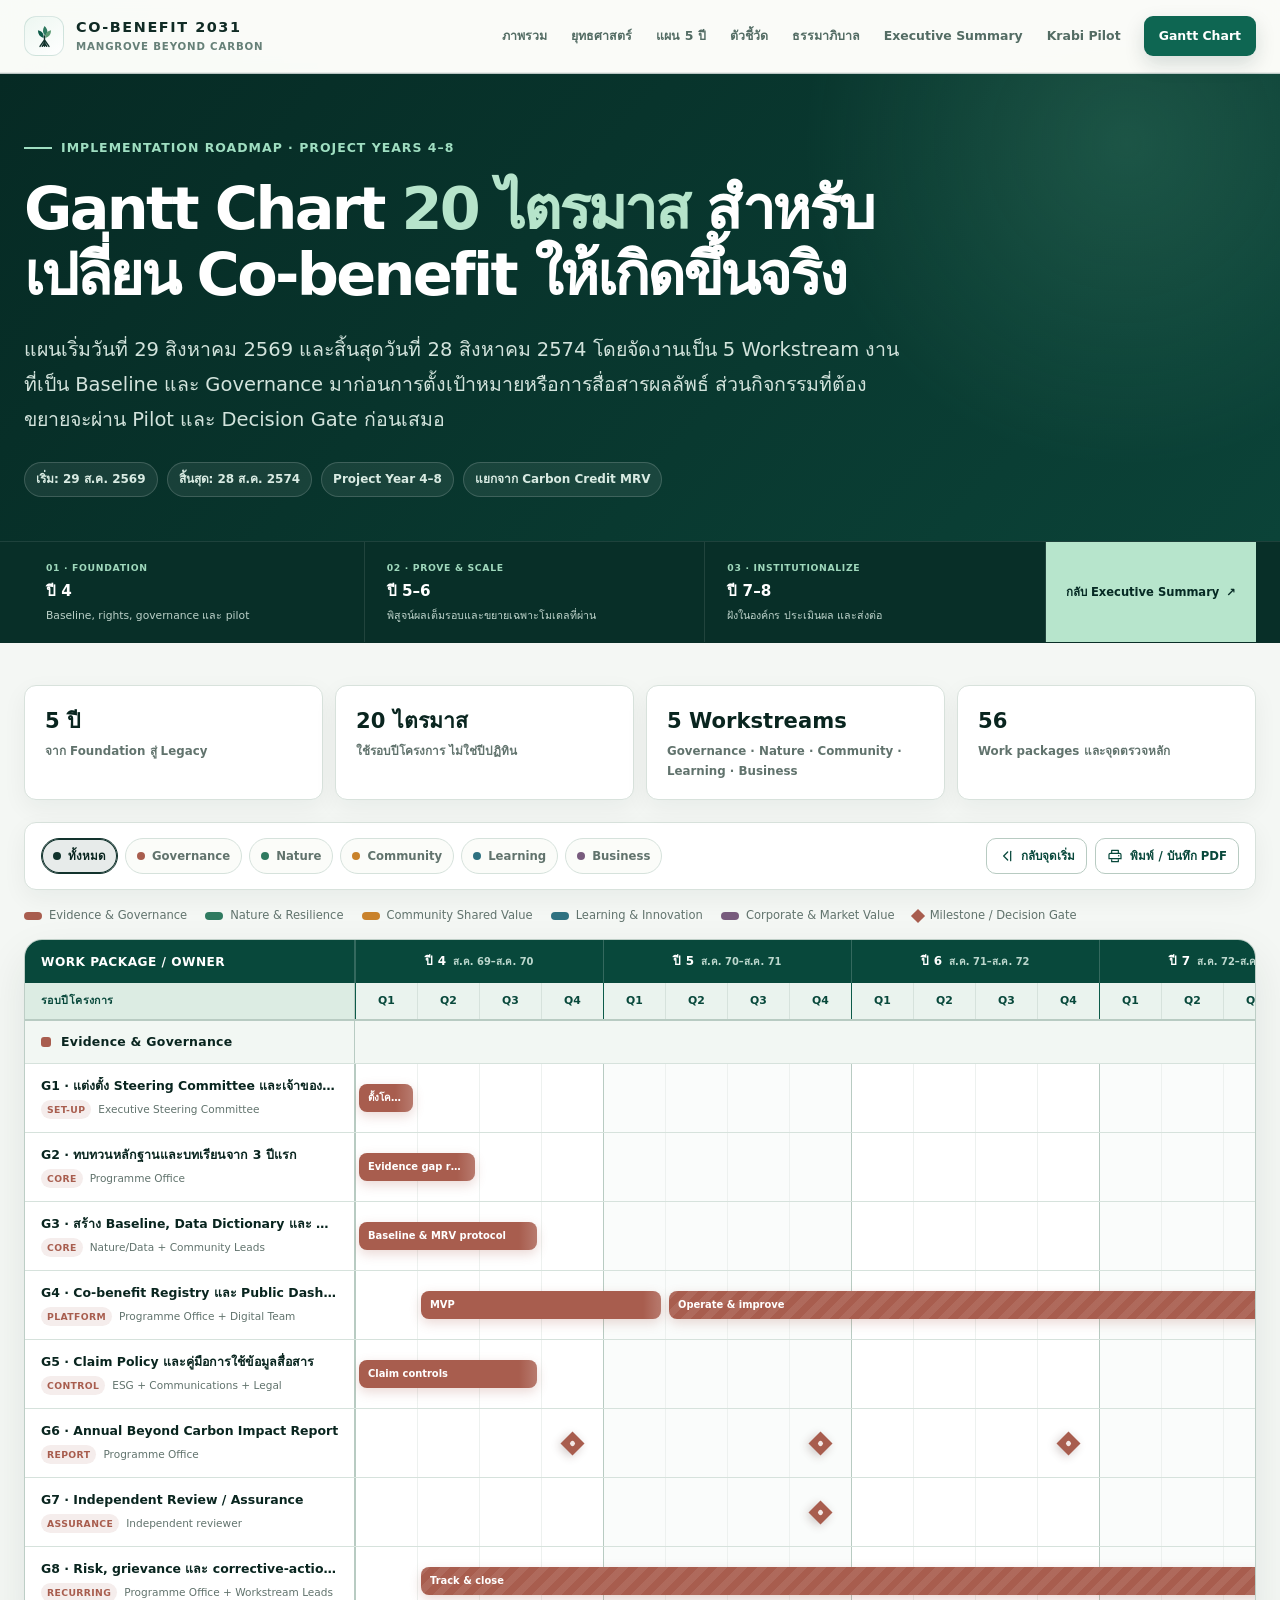
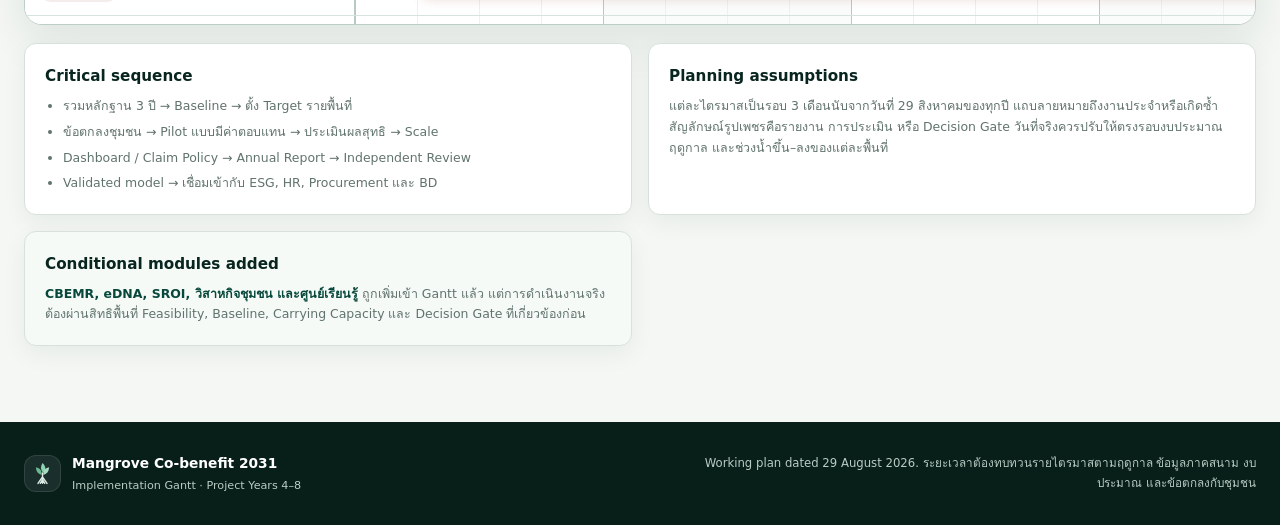
<file: gantt/index.html>
<!doctype html>
<html lang="th">
<head>
  <meta charset="utf-8">
  <meta name="viewport" content="width=device-width, initial-scale=1">
  <meta name="description" content="Gantt Chart 20 ไตรมาส สำหรับแผน Co-benefit โครงการปลูกป่าชายเลน ปีที่ 4–8">
  <meta name="theme-color" content="#0d5b49">
  <title>Implementation Gantt | Mangrove Co-benefit 2031</title>
  <link rel="stylesheet" href="../assets/styles.css">
  <script src="../assets/site.js" defer></script>
  <script src="../assets/gantt.js" defer></script>
</head>
<body>
  <a class="skip-link" href="#main-content">ข้ามไปยังเนื้อหา</a>

  <header class="site-header">
    <div class="container header-inner">
      <a class="brand" href="../" aria-label="Mangrove Co-benefit 2031 หน้าแรก">
        <span class="brand-mark" aria-hidden="true">
          <svg viewBox="0 0 32 32" fill="none">
            <path d="M16 3.5c-2.7 4.4-2.4 8.3.8 11.6 3.5-3.3 3.7-7.4-.8-11.6Z" fill="#2f7a60"/>
            <path d="M8.2 8.6c.1 4.7 2.2 7.8 6.6 9.2.9-4.8-1.5-8-6.6-9.2Z" fill="#0d5b49"/>
            <path d="M23.8 8.6c-.1 4.7-2.2 7.8-6.6 9.2-.9-4.8 1.5-8 6.6-9.2Z" fill="#5d9a73"/>
            <path d="M16 15.5v12.2M16 20.1l-5.3 7.6M16 20.1l5.3 7.6M16 23.1l-2.6 4.6M16 23.1l2.6 4.6" stroke="#12332d" stroke-width="1.7" stroke-linecap="round"/>
          </svg>
        </span>
        <span class="brand-copy">
          <strong>CO-BENEFIT 2031</strong>
          <small>Mangrove Beyond Carbon</small>
        </span>
      </a>

      <button class="menu-toggle" type="button" aria-expanded="false" aria-controls="site-nav" aria-label="เปิดเมนู">
        <span></span>
      </button>

      <nav class="site-nav" id="site-nav" aria-label="เมนูหลัก">
        <a href="../#overview">ภาพรวม</a>
        <a href="../#pillars">ยุทธศาสตร์</a>
        <a href="../#roadmap">แผน 5 ปี</a>
        <a href="../#kpi">ตัวชี้วัด</a>
        <a href="../#governance">ธรรมาภิบาล</a>
        <a class="nav-cta" href="./" aria-current="page">Gantt Chart</a>
      </nav>
    </div>
  </header>

  <main id="main-content">
    <section class="page-hero">
      <div class="container">
        <p class="eyebrow">Implementation roadmap · Project years 4–8</p>
        <h1>Gantt Chart <span class="accent">20 ไตรมาส</span> สำหรับเปลี่ยน Co-benefit ให้เกิดขึ้นจริง</h1>
        <p class="hero-lead">
          แผนเริ่มวันที่ 28 สิงหาคม 2569 และสิ้นสุดวันที่ 27 สิงหาคม 2574 โดยจัดงานเป็น 5 Workstream
          งานที่เป็น Baseline และ Governance มาก่อนการตั้งเป้าหมายหรือการสื่อสารผลลัพธ์ ส่วนกิจกรรมที่ต้องขยายจะผ่าน Pilot และ Decision Gate ก่อนเสมอ
        </p>
        <div class="page-meta">
          <span class="meta-chip">เริ่ม: 28 ส.ค. 2569</span>
          <span class="meta-chip">สิ้นสุด: 27 ส.ค. 2574</span>
          <span class="meta-chip">Project Year 4–8</span>
          <span class="meta-chip">แยกจาก Carbon Credit MRV</span>
        </div>
      </div>
    </section>

    <section class="gantt-section">
      <div class="container">
        <div class="gantt-summary" aria-label="สรุป Gantt Chart">
          <div class="gantt-summary-card">
            <strong>5 ปี</strong>
            <span>จาก Foundation สู่ Legacy</span>
          </div>
          <div class="gantt-summary-card">
            <strong>20 ไตรมาส</strong>
            <span>ใช้รอบปีโครงการ ไม่ใช่ปีปฏิทิน</span>
          </div>
          <div class="gantt-summary-card">
            <strong>5 Workstreams</strong>
            <span>Governance · Nature · Community · Learning · Business</span>
          </div>
          <div class="gantt-summary-card">
            <strong id="task-count">–</strong>
            <span>Work packages และจุดตรวจหลัก</span>
          </div>
        </div>

        <div class="gantt-controls">
          <div class="filter-group" role="group" aria-label="กรอง Workstream">
            <button class="filter-button" type="button" data-filter="all" aria-pressed="true" style="--filter-color:#12332d">ทั้งหมด</button>
            <button class="filter-button" type="button" data-filter="governance" aria-pressed="false" style="--filter-color:#a85d4e">Governance</button>
            <button class="filter-button" type="button" data-filter="nature" aria-pressed="false" style="--filter-color:#2f7a60">Nature</button>
            <button class="filter-button" type="button" data-filter="community" aria-pressed="false" style="--filter-color:#c9822b">Community</button>
            <button class="filter-button" type="button" data-filter="learning" aria-pressed="false" style="--filter-color:#2e7180">Learning</button>
            <button class="filter-button" type="button" data-filter="business" aria-pressed="false" style="--filter-color:#785b7d">Business</button>
          </div>
          <div class="gantt-actions">
            <button class="icon-button" id="scroll-start" type="button">
              <svg viewBox="0 0 24 24" fill="none" aria-hidden="true"><path d="m14.5 6-6 6 6 6" stroke="currentColor" stroke-width="1.9" stroke-linecap="round" stroke-linejoin="round"/><path d="M19 5v14" stroke="currentColor" stroke-width="1.9" stroke-linecap="round"/></svg>
              กลับจุดเริ่ม
            </button>
            <button class="icon-button" id="print-gantt" type="button">
              <svg viewBox="0 0 24 24" fill="none" aria-hidden="true"><path d="M7 8V3.5h10V8M7 17v3.5h10V17" stroke="currentColor" stroke-width="1.8" stroke-linejoin="round"/><path d="M5 8h14a2 2 0 0 1 2 2v6H3v-6a2 2 0 0 1 2-2Z" stroke="currentColor" stroke-width="1.8"/><path d="M17.5 11.5h.01" stroke="currentColor" stroke-width="2.2" stroke-linecap="round"/></svg>
              พิมพ์ / บันทึก PDF
            </button>
          </div>
        </div>

        <ul class="gantt-legend" aria-label="คำอธิบายสัญลักษณ์">
          <li><span class="legend-swatch" style="--legend-color:#a85d4e"></span>Evidence &amp; Governance</li>
          <li><span class="legend-swatch" style="--legend-color:#2f7a60"></span>Nature &amp; Resilience</li>
          <li><span class="legend-swatch" style="--legend-color:#c9822b"></span>Community Shared Value</li>
          <li><span class="legend-swatch" style="--legend-color:#2e7180"></span>Learning &amp; Innovation</li>
          <li><span class="legend-swatch" style="--legend-color:#785b7d"></span>Corporate &amp; Market Value</li>
          <li><span class="legend-diamond"></span>Milestone / Decision Gate</li>
        </ul>

        <div class="gantt-shell">
          <div class="gantt-scroller" id="gantt-scroller" tabindex="0" aria-label="Gantt Chart แบบเลื่อนแนวนอนและแนวตั้ง">
            <div class="gantt-grid" id="gantt-grid"></div>
            <noscript>
              <p class="noscript-message">หน้านี้ต้องใช้ JavaScript เพื่อแสดง Gantt Chart กรุณาเปิด JavaScript ในเบราว์เซอร์</p>
            </noscript>
          </div>
        </div>

        <div class="gantt-footnotes">
          <article class="gantt-note-card">
            <h3>Critical sequence</h3>
            <ul>
              <li>รวมหลักฐาน 3 ปี → Baseline → ตั้ง Target รายพื้นที่</li>
              <li>ข้อตกลงชุมชน → Pilot แบบมีค่าตอบแทน → ประเมินผลสุทธิ → Scale</li>
              <li>Dashboard / Claim Policy → Annual Report → Independent Review</li>
              <li>Validated model → เชื่อมเข้ากับ ESG, HR, Procurement และ BD</li>
            </ul>
          </article>
          <article class="gantt-note-card">
            <h3>Planning assumptions</h3>
            <p>
              แต่ละไตรมาสเป็นรอบ 3 เดือนนับจากวันที่ 28 สิงหาคมของทุกปี แถบลายหมายถึงงานประจำหรือเกิดซ้ำ
              สัญลักษณ์รูปเพชรคือรายงาน การประเมิน หรือ Decision Gate วันที่จริงควรปรับให้ตรงรอบงบประมาณ ฤดูกาล และช่วงน้ำขึ้น–ลงของแต่ละพื้นที่
            </p>
          </article>
        </div>
      </div>
    </section>
  </main>

  <footer class="site-footer">
    <div class="container footer-inner">
      <div class="footer-brand">
        <span class="brand-mark" aria-hidden="true">
          <svg viewBox="0 0 32 32" fill="none">
            <path d="M16 3.5c-2.7 4.4-2.4 8.3.8 11.6 3.5-3.3 3.7-7.4-.8-11.6Z" fill="#8ed0b2"/>
            <path d="M8.2 8.6c.1 4.7 2.2 7.8 6.6 9.2.9-4.8-1.5-8-6.6-9.2Z" fill="#69b890"/>
            <path d="M23.8 8.6c-.1 4.7-2.2 7.8-6.6 9.2-.9-4.8 1.5-8 6.6-9.2Z" fill="#a6ddc1"/>
            <path d="M16 15.5v12.2M16 20.1l-5.3 7.6M16 20.1l5.3 7.6M16 23.1l-2.6 4.6M16 23.1l2.6 4.6" stroke="#dcebe5" stroke-width="1.7" stroke-linecap="round"/>
          </svg>
        </span>
        <span>
          <strong>Mangrove Co-benefit 2031</strong>
          <small>Implementation Gantt · Project Years 4–8</small>
        </span>
      </div>
      <p class="footer-note">
        Working plan dated 28 August 2026. ระยะเวลาต้องทบทวนรายไตรมาสตามฤดูกาล ข้อมูลภาคสนาม งบประมาณ และข้อตกลงกับชุมชน
      </p>
    </div>
  </footer>
</body>
</html>
</file>
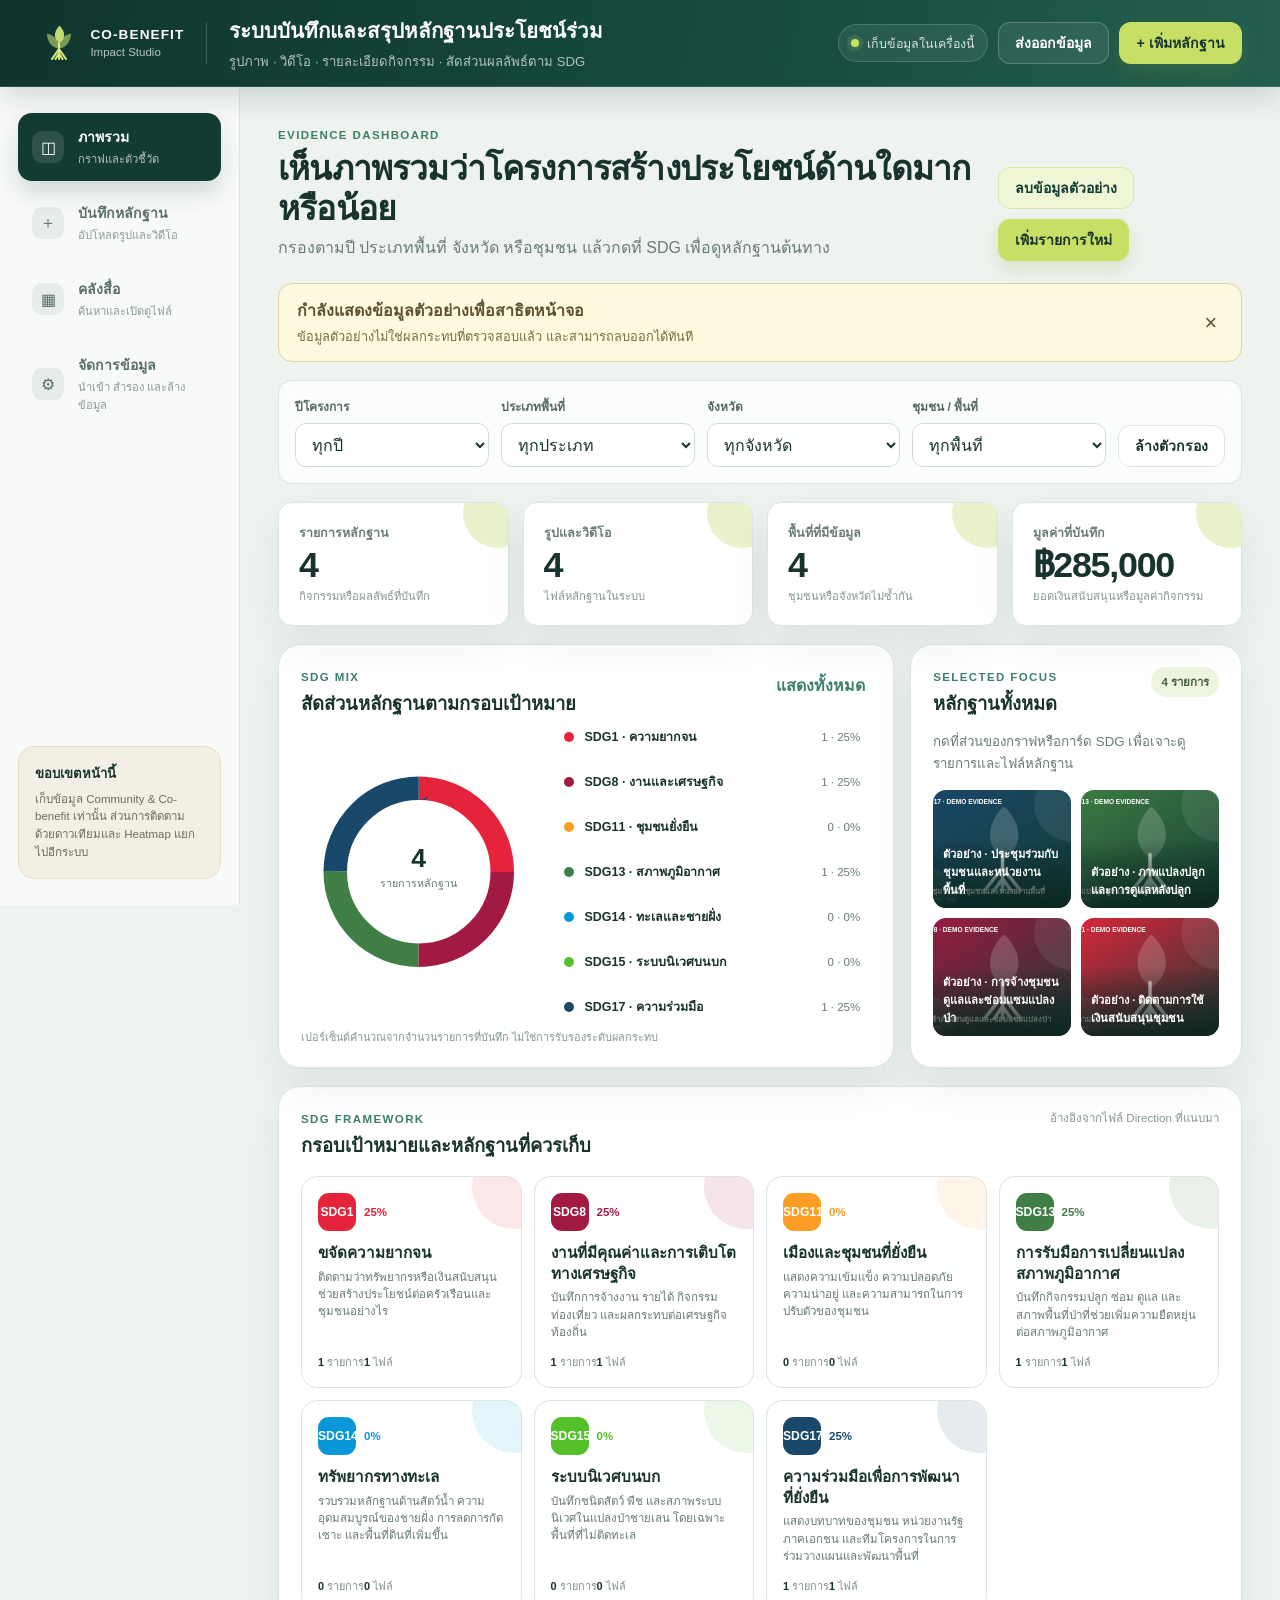
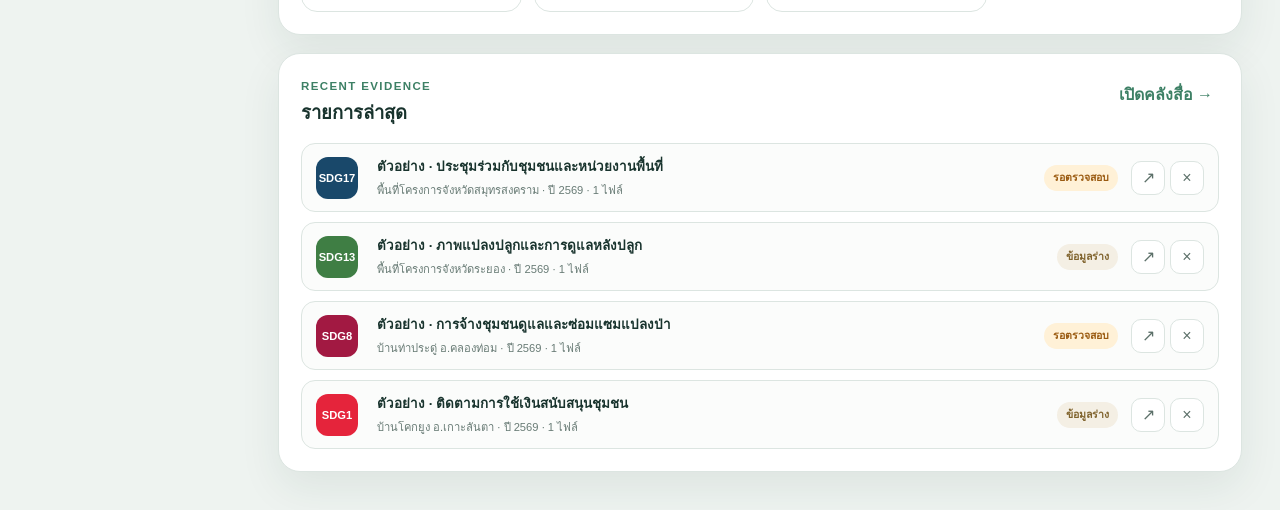
<file: impact-studio/index.html>
<!doctype html>
<html lang="th">
<head>
  <meta charset="utf-8">
  <meta name="viewport" content="width=device-width, initial-scale=1">
  <meta name="description" content="เว็บแอปบันทึกหลักฐานรูปภาพ วิดีโอ และผลลัพธ์ Co-benefit ของโครงการป่าชายเลน แยกตาม SDG ชุมชน พื้นที่ และปีโครงการ">
  <meta name="theme-color" content="#123b32">
  <title>Co-benefit Impact Studio</title>
  <link rel="stylesheet" href="./styles.css">
  <script src="./app.js" defer></script>
</head>
<body>
  <a class="skip-link" href="#main-content">ข้ามไปยังเนื้อหา</a>

  <header class="topbar">
    <div class="brand-block">
      <a class="brand" href="../" aria-label="กลับหน้าหลัก Co-benefit">
        <span class="brand-mark" aria-hidden="true">
          <svg viewBox="0 0 42 42" role="img">
            <path d="M21 4c-5.6 6.4-5.5 12.5.4 17 6.4-4.4 6.2-11 .4-17Z" fill="currentColor" opacity=".9"/>
            <path d="M9 11.4c.2 7.8 3.9 12.8 11.2 15.2 1.5-7.8-2.6-13.1-11.2-15.2Zm24 0c-.2 7.8-3.9 12.8-11.2 15.2-1.5-7.8 2.6-13.1 11.2-15.2Z" fill="currentColor" opacity=".55"/>
            <path d="M21 21v16M21 27l-7 10M21 27l7 10M21 31l-3.5 6M21 31l3.5 6" stroke="currentColor" stroke-width="2.1" stroke-linecap="round" fill="none"/>
          </svg>
        </span>
        <span><strong>CO-BENEFIT</strong><small>Impact Studio</small></span>
      </a>
      <div>
        <h1>ระบบบันทึกและสรุปหลักฐานประโยชน์ร่วม</h1>
        <p>รูปภาพ · วิดีโอ · รายละเอียดกิจกรรม · สัดส่วนผลลัพธ์ตาม SDG</p>
      </div>
    </div>
    <div class="top-actions">
      <span class="storage-chip" id="storage-chip" title="ข้อมูลของเวอร์ชันนี้เก็บในเบราว์เซอร์เครื่องที่ใช้งาน">
        <span class="status-dot"></span> เก็บข้อมูลในเครื่องนี้
      </span>
      <button class="button button-ghost" id="export-button" type="button">ส่งออกข้อมูล</button>
      <button class="button button-primary" data-open-tab="entry" type="button">+ เพิ่มหลักฐาน</button>
    </div>
  </header>

  <div class="app-shell">
    <aside class="sidebar" aria-label="เมนู Impact Studio">
      <nav class="nav-tabs" role="tablist" aria-orientation="vertical">
        <button class="nav-tab is-active" id="tab-dashboard" role="tab" aria-selected="true" aria-controls="panel-dashboard" data-tab="dashboard" type="button">
          <span class="nav-icon" aria-hidden="true">◫</span>
          <span><strong>ภาพรวม</strong><small>กราฟและตัวชี้วัด</small></span>
        </button>
        <button class="nav-tab" id="tab-entry" role="tab" aria-selected="false" aria-controls="panel-entry" data-tab="entry" type="button">
          <span class="nav-icon" aria-hidden="true">＋</span>
          <span><strong>บันทึกหลักฐาน</strong><small>อัปโหลดรูปและวิดีโอ</small></span>
        </button>
        <button class="nav-tab" id="tab-library" role="tab" aria-selected="false" aria-controls="panel-library" data-tab="library" type="button">
          <span class="nav-icon" aria-hidden="true">▦</span>
          <span><strong>คลังสื่อ</strong><small>ค้นหาและเปิดดูไฟล์</small></span>
        </button>
        <button class="nav-tab" id="tab-settings" role="tab" aria-selected="false" aria-controls="panel-settings" data-tab="settings" type="button">
          <span class="nav-icon" aria-hidden="true">⚙</span>
          <span><strong>จัดการข้อมูล</strong><small>นำเข้า สำรอง และล้างข้อมูล</small></span>
        </button>
      </nav>

      <div class="sidebar-note">
        <strong>ขอบเขตหน้านี้</strong>
        <p>เก็บข้อมูล Community & Co-benefit เท่านั้น ส่วนการติดตามด้วยดาวเทียมและ Heatmap แยกไปอีกระบบ</p>
      </div>
    </aside>

    <main id="main-content" class="main-content">
      <section class="panel is-active" id="panel-dashboard" role="tabpanel" aria-labelledby="tab-dashboard">
        <div class="page-heading">
          <div>
            <span class="eyebrow">Evidence dashboard</span>
            <h2>เห็นภาพรวมว่าโครงการสร้างประโยชน์ด้านใดมากหรือน้อย</h2>
            <p>กรองตามปี ประเภทพื้นที่ จังหวัด หรือชุมชน แล้วกดที่ SDG เพื่อดูหลักฐานต้นทาง</p>
          </div>
          <div class="heading-actions">
            <button class="button button-secondary" id="clear-demo-button" type="button">ลบข้อมูลตัวอย่าง</button>
            <button class="button button-primary" data-open-tab="entry" type="button">เพิ่มรายการใหม่</button>
          </div>
        </div>

        <div class="demo-banner" id="demo-banner">
          <div>
            <strong>กำลังแสดงข้อมูลตัวอย่างเพื่อสาธิตหน้าจอ</strong>
            <p>ข้อมูลตัวอย่างไม่ใช่ผลกระทบที่ตรวจสอบแล้ว และสามารถลบออกได้ทันที</p>
          </div>
          <button type="button" class="icon-button" id="dismiss-demo-banner" aria-label="ซ่อนข้อความ">×</button>
        </div>

        <section class="filter-card" aria-label="ตัวกรอง dashboard">
          <label>
            <span>ปีโครงการ</span>
            <select id="filter-year"><option value="all">ทุกปี</option></select>
          </label>
          <label>
            <span>ประเภทพื้นที่</span>
            <select id="filter-project-type">
              <option value="all">ทุกประเภท</option>
              <option value="community">ป่าชุมชน</option>
              <option value="private">ป่าบุคคลภายนอก</option>
            </select>
          </label>
          <label>
            <span>จังหวัด</span>
            <select id="filter-province"><option value="all">ทุกจังหวัด</option></select>
          </label>
          <label>
            <span>ชุมชน / พื้นที่</span>
            <select id="filter-community"><option value="all">ทุกพื้นที่</option></select>
          </label>
          <button class="button button-ghost filter-reset" id="reset-filters" type="button">ล้างตัวกรอง</button>
        </section>

        <section class="kpi-grid" aria-label="ตัวชี้วัดสำคัญ">
          <article class="kpi-card">
            <span>รายการหลักฐาน</span>
            <strong id="kpi-entries">0</strong>
            <small>กิจกรรมหรือผลลัพธ์ที่บันทึก</small>
          </article>
          <article class="kpi-card">
            <span>รูปและวิดีโอ</span>
            <strong id="kpi-media">0</strong>
            <small>ไฟล์หลักฐานในระบบ</small>
          </article>
          <article class="kpi-card">
            <span>พื้นที่ที่มีข้อมูล</span>
            <strong id="kpi-locations">0</strong>
            <small>ชุมชนหรือจังหวัดไม่ซ้ำกัน</small>
          </article>
          <article class="kpi-card">
            <span>มูลค่าที่บันทึก</span>
            <strong id="kpi-amount">฿0</strong>
            <small>ยอดเงินสนับสนุนหรือมูลค่ากิจกรรม</small>
          </article>
        </section>

        <div class="dashboard-grid">
          <section class="chart-card">
            <div class="card-heading">
              <div>
                <span class="eyebrow">SDG mix</span>
                <h3>สัดส่วนหลักฐานตามกรอบเป้าหมาย</h3>
              </div>
              <button class="text-button" id="show-all-sdg" type="button">แสดงทั้งหมด</button>
            </div>
            <div class="donut-layout">
              <div class="donut-wrap" id="donut-chart" aria-label="กราฟวงกลมแสดงสัดส่วนรายการตาม SDG"></div>
              <div class="chart-legend" id="chart-legend"></div>
            </div>
            <p class="chart-note">เปอร์เซ็นต์คำนวณจากจำนวนรายการที่บันทึก ไม่ใช่การรับรองระดับผลกระทบ</p>
          </section>

          <section class="insight-card">
            <div class="card-heading">
              <div>
                <span class="eyebrow">Selected focus</span>
                <h3 id="focus-title">หลักฐานทั้งหมด</h3>
              </div>
              <span class="count-badge" id="focus-count">0 รายการ</span>
            </div>
            <p id="focus-description">กดที่ส่วนของกราฟหรือการ์ด SDG เพื่อเจาะดูรายการและไฟล์หลักฐาน</p>
            <div class="focus-media" id="focus-media"></div>
          </section>
        </div>

        <section class="section-block">
          <div class="section-heading-row">
            <div>
              <span class="eyebrow">SDG framework</span>
              <h3>กรอบเป้าหมายและหลักฐานที่ควรเก็บ</h3>
            </div>
            <span class="helper-text">อ้างอิงจากไฟล์ Direction ที่แนบมา</span>
          </div>
          <div class="sdg-grid" id="sdg-grid"></div>
        </section>

        <section class="section-block">
          <div class="section-heading-row">
            <div>
              <span class="eyebrow">Recent evidence</span>
              <h3>รายการล่าสุด</h3>
            </div>
            <button class="text-button" data-open-tab="library" type="button">เปิดคลังสื่อ →</button>
          </div>
          <div class="evidence-list" id="recent-evidence"></div>
        </section>
      </section>

      <section class="panel" id="panel-entry" role="tabpanel" aria-labelledby="tab-entry" hidden>
        <div class="page-heading compact">
          <div>
            <span class="eyebrow">New evidence record</span>
            <h2>เพิ่มข้อมูลกิจกรรมและหลักฐาน</h2>
            <p>รายละเอียดไม่บังคับให้เหมือนกันทุก SDG เพื่อรองรับกิจกรรมที่มีลักษณะแตกต่างกัน</p>
          </div>
        </div>

        <form id="evidence-form" class="entry-layout">
          <div class="form-column">
            <section class="form-card">
              <div class="form-card-heading">
                <span class="step-number">1</span>
                <div><h3>เลือกกรอบเป้าหมาย</h3><p>เลือกหัวข้อหลักที่รายการนี้ต้องการสื่อสาร</p></div>
              </div>
              <div class="sdg-choice-grid" id="sdg-choice-grid"></div>
              <input type="hidden" id="entry-sdg" name="sdg" required>
              <div class="selected-sdg-detail" id="selected-sdg-detail" aria-live="polite"></div>
            </section>

            <section class="form-card">
              <div class="form-card-heading">
                <span class="step-number">2</span>
                <div><h3>ระบุพื้นที่และช่วงเวลา</h3><p>แยกป่าชุมชนกับป่าบุคคลภายนอกตามแนวทางประชุม</p></div>
              </div>
              <div class="field-grid two-columns">
                <label class="field">
                  <span>ประเภทพื้นที่ <b>*</b></span>
                  <select id="entry-project-type" required>
                    <option value="">เลือกประเภทพื้นที่</option>
                    <option value="community">ป่าชุมชน</option>
                    <option value="private">ป่าบุคคลภายนอก</option>
                  </select>
                </label>
                <label class="field">
                  <span>จังหวัด <b>*</b></span>
                  <select id="entry-province" required><option value="">เลือกจังหวัด</option></select>
                </label>
                <label class="field field-wide" id="community-select-field">
                  <span>ชุมชน / พื้นที่ <b>*</b></span>
                  <select id="entry-community" required><option value="">เลือกชุมชนหรือพื้นที่</option></select>
                </label>
                <label class="field field-wide is-hidden" id="community-custom-field">
                  <span>ระบุชื่อชุมชนหรือพื้นที่ใหม่ <b>*</b></span>
                  <input id="entry-community-custom" type="text" maxlength="120" placeholder="เช่น บ้านโคกยูง อ.เกาะลันตา">
                </label>
                <label class="field">
                  <span>ปีโครงการ <b>*</b></span>
                  <select id="entry-year" required></select>
                </label>
                <label class="field">
                  <span>วันที่เกิดกิจกรรม</span>
                  <input id="entry-date" type="date">
                </label>
              </div>
            </section>

            <section class="form-card">
              <div class="form-card-heading">
                <span class="step-number">3</span>
                <div><h3>บันทึกรายละเอียด</h3><p>ใช้ข้อความอิสระ ไม่บังคับเป็น dropdown เพราะแต่ละกิจกรรมไม่เหมือนกัน</p></div>
              </div>
              <div class="field-grid two-columns">
                <label class="field field-wide">
                  <span>ชื่อเรื่อง <b>*</b></span>
                  <input id="entry-title" type="text" required maxlength="160" placeholder="เช่น ติดตามการใช้เงินสนับสนุนชุมชน 200,000 บาท">
                </label>
                <label class="field">
                  <span>มูลค่าหรือเงินสนับสนุน (บาท)</span>
                  <input id="entry-amount" type="number" min="0" step="1" inputmode="decimal" placeholder="200000">
                </label>
                <label class="field">
                  <span>จำนวนผู้ได้รับประโยชน์</span>
                  <input id="entry-beneficiaries" type="number" min="0" step="1" inputmode="numeric" placeholder="ไม่ทราบสามารถเว้นว่างได้">
                </label>
                <label class="field field-wide">
                  <span>รายละเอียดกิจกรรมหรือผลลัพธ์ <b>*</b></span>
                  <textarea id="entry-description" required rows="6" maxlength="4000" placeholder="ระบุว่าเกิดอะไรขึ้น ใครได้รับประโยชน์ ใช้เงินหรือทรัพยากรอย่างไร และหลักฐานนี้แสดงอะไร"></textarea>
                </label>
                <label class="field">
                  <span>แหล่งข้อมูล</span>
                  <input id="entry-source" type="text" maxlength="220" placeholder="เช่น ทีมพื้นที่ ชุมชน หรือหน่วยงาน ทช.">
                </label>
                <label class="field">
                  <span>สถานะการตรวจสอบ</span>
                  <select id="entry-status">
                    <option value="draft">ข้อมูลร่าง</option>
                    <option value="review">รอตรวจสอบ</option>
                    <option value="verified">ตรวจสอบแล้ว</option>
                  </select>
                </label>
                <label class="checkbox-field field-wide">
                  <input id="entry-consent" type="checkbox">
                  <span><strong>ยืนยันว่ามีสิทธิ์ใช้สื่อและข้อมูลนี้</strong><small>ควรมี consent ก่อนนำภาพ เสียง หรือวิดีโอของบุคคลไปเผยแพร่ภายนอก</small></span>
                </label>
              </div>
            </section>
          </div>

          <aside class="upload-column">
            <section class="form-card upload-card">
              <div class="form-card-heading">
                <span class="step-number">4</span>
                <div><h3>อัปโหลดรูปหรือวิดีโอ</h3><p>รองรับหลายไฟล์ในรายการเดียว</p></div>
              </div>
              <label class="drop-zone" id="drop-zone" for="media-input">
                <input id="media-input" type="file" accept="image/*,video/mp4,video/webm,video/quicktime" multiple hidden>
                <span class="upload-icon" aria-hidden="true">⇧</span>
                <strong>ลากไฟล์มาวาง หรือกดเลือกไฟล์</strong>
                <span>JPG, PNG, WEBP, MP4, WEBM, MOV</span>
                <small>สูงสุด 250 MB ต่อไฟล์ ทั้งนี้ขึ้นกับพื้นที่ว่างของเบราว์เซอร์</small>
              </label>
              <div class="upload-summary" id="upload-summary">ยังไม่ได้เลือกไฟล์</div>
              <div class="pending-media" id="pending-media"></div>
            </section>

            <section class="form-card form-submit-card">
              <h3>ตรวจสอบก่อนบันทึก</h3>
              <ul>
                <li>รายการต้องมี SDG ประเภทพื้นที่ จังหวัด และรายละเอียด</li>
                <li>ไฟล์วิดีโอจะเก็บในเบราว์เซอร์เครื่องนี้ ไม่ได้ขึ้น cloud</li>
                <li>ข้อมูลที่ยังไม่มีหลักฐานยืนยันควรตั้งสถานะเป็น “ข้อมูลร่าง”</li>
              </ul>
              <button class="button button-primary button-full" type="submit" id="save-entry-button">บันทึกรายการและไฟล์</button>
              <button class="button button-ghost button-full" type="reset" id="reset-form-button">ล้างแบบฟอร์ม</button>
            </section>
          </aside>
        </form>
      </section>

      <section class="panel" id="panel-library" role="tabpanel" aria-labelledby="tab-library" hidden>
        <div class="page-heading">
          <div>
            <span class="eyebrow">Media evidence library</span>
            <h2>คลังรูปภาพและวิดีโอ</h2>
            <p>ค้นหาไฟล์ตาม SDG ประเภทสื่อ จังหวัด ชุมชน หรือคำในรายละเอียด</p>
          </div>
          <button class="button button-primary" data-open-tab="entry" type="button">อัปโหลดเพิ่ม</button>
        </div>

        <section class="library-toolbar">
          <label class="search-field">
            <span class="sr-only">ค้นหาคลังสื่อ</span>
            <input id="library-search" type="search" placeholder="ค้นหาชื่อเรื่อง ชุมชน จังหวัด หรือรายละเอียด">
          </label>
          <select id="library-sdg"><option value="all">ทุก SDG</option></select>
          <select id="library-type">
            <option value="all">รูปและวิดีโอทั้งหมด</option>
            <option value="image">เฉพาะรูปภาพ</option>
            <option value="video">เฉพาะวิดีโอ</option>
            <option value="none">รายการที่ยังไม่มีไฟล์</option>
          </select>
          <select id="library-status">
            <option value="all">ทุกสถานะ</option>
            <option value="draft">ข้อมูลร่าง</option>
            <option value="review">รอตรวจสอบ</option>
            <option value="verified">ตรวจสอบแล้ว</option>
          </select>
        </section>

        <div class="library-grid" id="library-grid"></div>
      </section>

      <section class="panel" id="panel-settings" role="tabpanel" aria-labelledby="tab-settings" hidden>
        <div class="page-heading compact">
          <div>
            <span class="eyebrow">Data management</span>
            <h2>สำรองและจัดการข้อมูล</h2>
            <p>เวอร์ชันนี้เป็น Static MVP จึงเก็บข้อมูลใน IndexedDB ของเบราว์เซอร์แต่ละเครื่อง</p>
          </div>
        </div>

        <div class="settings-grid">
          <section class="settings-card">
            <span class="settings-icon">↓</span>
            <h3>ส่งออกข้อมูล Metadata</h3>
            <p>ดาวน์โหลดรายการกิจกรรมและรายละเอียดเป็น JSON สำหรับสำรองหรือส่งต่อให้ทีมพัฒนา backend</p>
            <button class="button button-secondary" id="settings-export" type="button">ดาวน์โหลด JSON</button>
          </section>
          <section class="settings-card">
            <span class="settings-icon">↑</span>
            <h3>นำเข้าข้อมูล Metadata</h3>
            <p>นำเข้ารายการจากไฟล์ JSON ที่เคยส่งออก ไฟล์รูปและวิดีโอไม่รวมอยู่ใน JSON</p>
            <label class="button button-secondary file-button">เลือกไฟล์ JSON<input id="import-input" type="file" accept="application/json" hidden></label>
          </section>
          <section class="settings-card">
            <span class="settings-icon">◉</span>
            <h3>ตรวจพื้นที่จัดเก็บ</h3>
            <p id="storage-estimate">กำลังตรวจสอบพื้นที่ที่เบราว์เซอร์อนุญาตให้ใช้งาน…</p>
            <button class="button button-ghost" id="refresh-storage" type="button">ตรวจอีกครั้ง</button>
          </section>
          <section class="settings-card danger-card">
            <span class="settings-icon">×</span>
            <h3>ล้างข้อมูลทั้งหมด</h3>
            <p>ลบรายการ รูปภาพ และวิดีโอทั้งหมดที่เก็บไว้ในเบราว์เซอร์เครื่องนี้ การดำเนินการย้อนกลับไม่ได้</p>
            <button class="button button-danger" id="clear-all-button" type="button">ล้างข้อมูลทั้งหมด</button>
          </section>
        </div>

        <section class="architecture-note">
          <div>
            <span class="eyebrow">Production upgrade</span>
            <h3>สิ่งที่ต้องเพิ่มเมื่อใช้งานจริงหลายคน</h3>
          </div>
          <ol>
            <li><strong>Authentication:</strong> ระบุผู้บันทึกและสิทธิ์เผยแพร่</li>
            <li><strong>Object storage:</strong> เก็บวิดีโอใน Cloudflare R2, S3 หรือ Vercel Blob</li>
            <li><strong>Database:</strong> เก็บ Metadata กลาง เพื่อเปิดดูข้ามอุปกรณ์</li>
            <li><strong>Consent & audit:</strong> ประวัติการแก้ไข สิทธิ์ใช้สื่อ และสถานะตรวจสอบ</li>
          </ol>
        </section>
      </section>
    </main>
  </div>

  <dialog class="media-dialog" id="media-dialog">
    <button class="dialog-close" id="dialog-close" type="button" aria-label="ปิด">×</button>
    <div id="dialog-content"></div>
  </dialog>

  <dialog class="confirm-dialog" id="confirm-dialog">
    <form method="dialog">
      <h3 id="confirm-title">ยืนยันการดำเนินการ</h3>
      <p id="confirm-message"></p>
      <div class="dialog-actions">
        <button class="button button-ghost" value="cancel">ยกเลิก</button>
        <button class="button button-danger" id="confirm-action" value="confirm">ยืนยัน</button>
      </div>
    </form>
  </dialog>

  <div class="toast-region" id="toast-region" aria-live="polite" aria-atomic="true"></div>

  <template id="empty-template">
    <div class="empty-state">
      <span aria-hidden="true">◇</span>
      <h3>ยังไม่มีข้อมูลในส่วนนี้</h3>
      <p>เริ่มจากเพิ่มรายการกิจกรรมและแนบรูปหรือวิดีโอ</p>
      <button class="button button-primary" data-open-tab="entry" type="button">เพิ่มหลักฐาน</button>
    </div>
  </template>
</body>
</html>
</file>
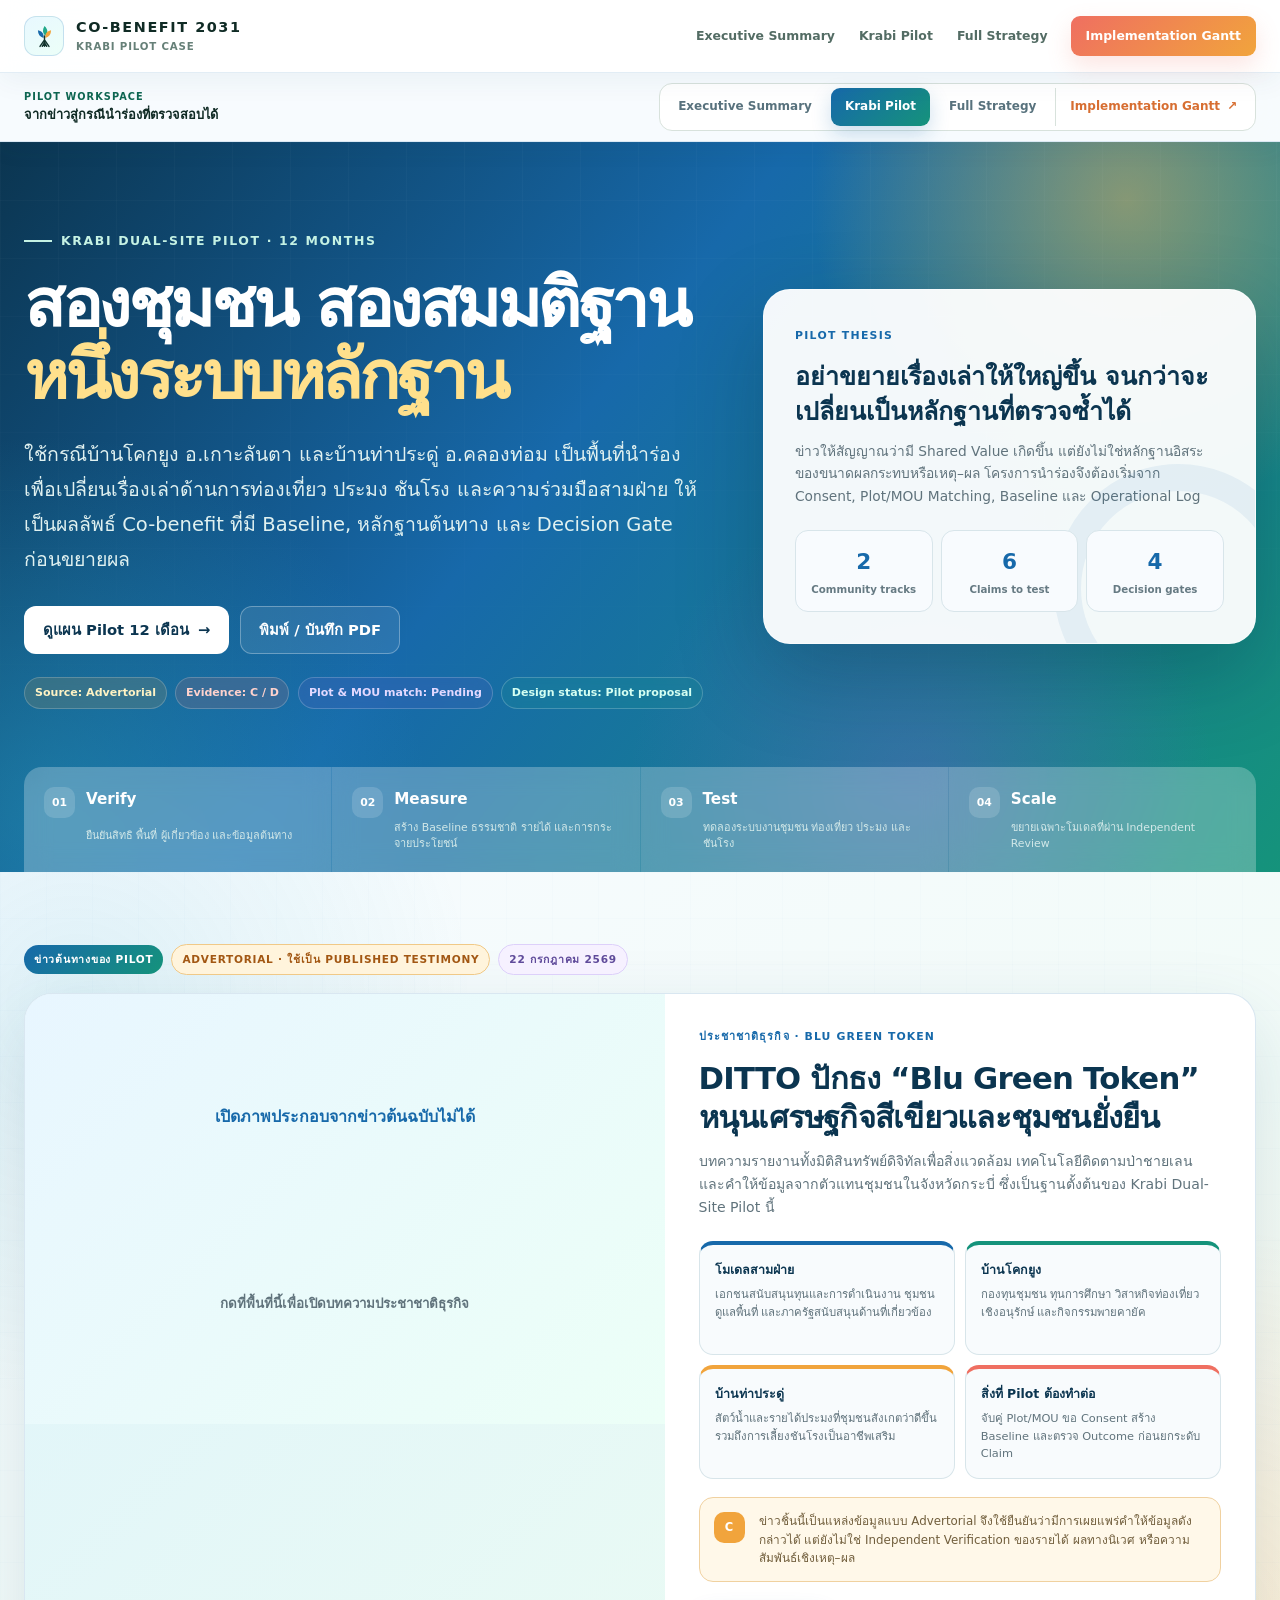
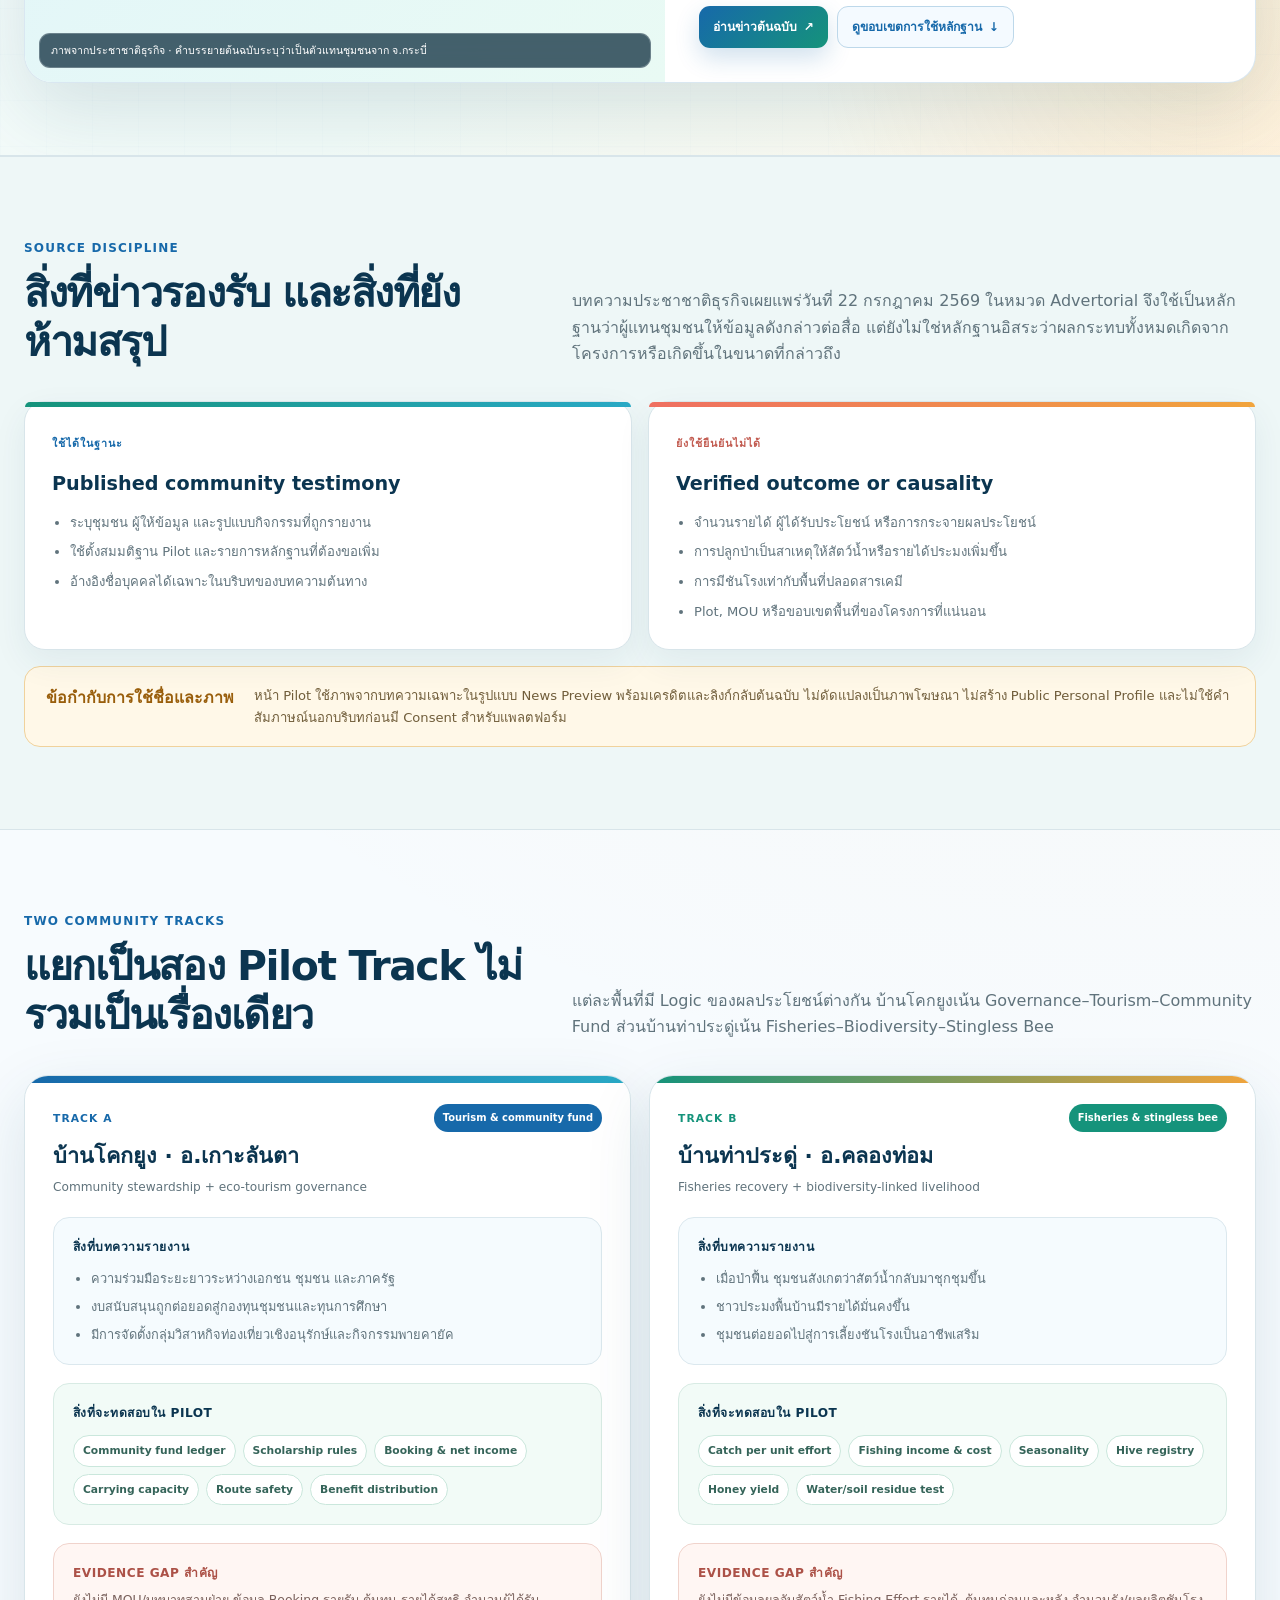
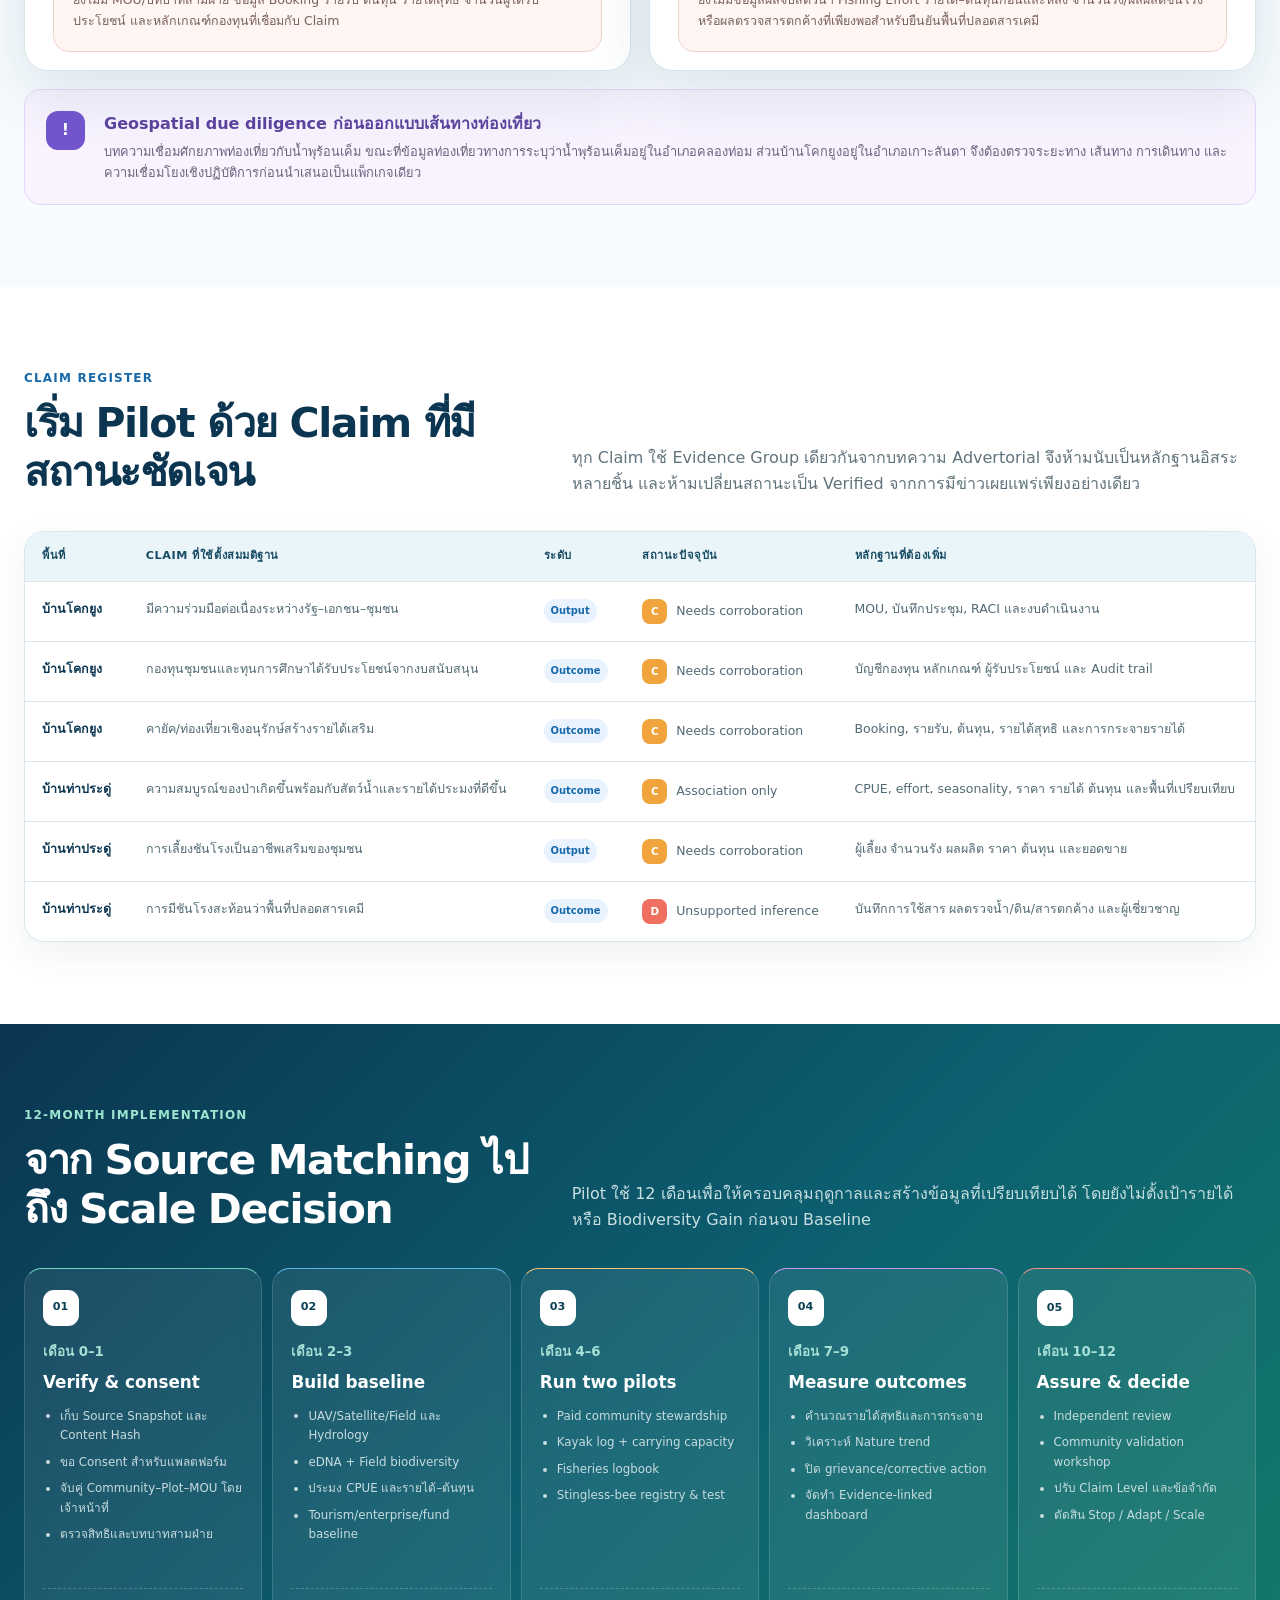
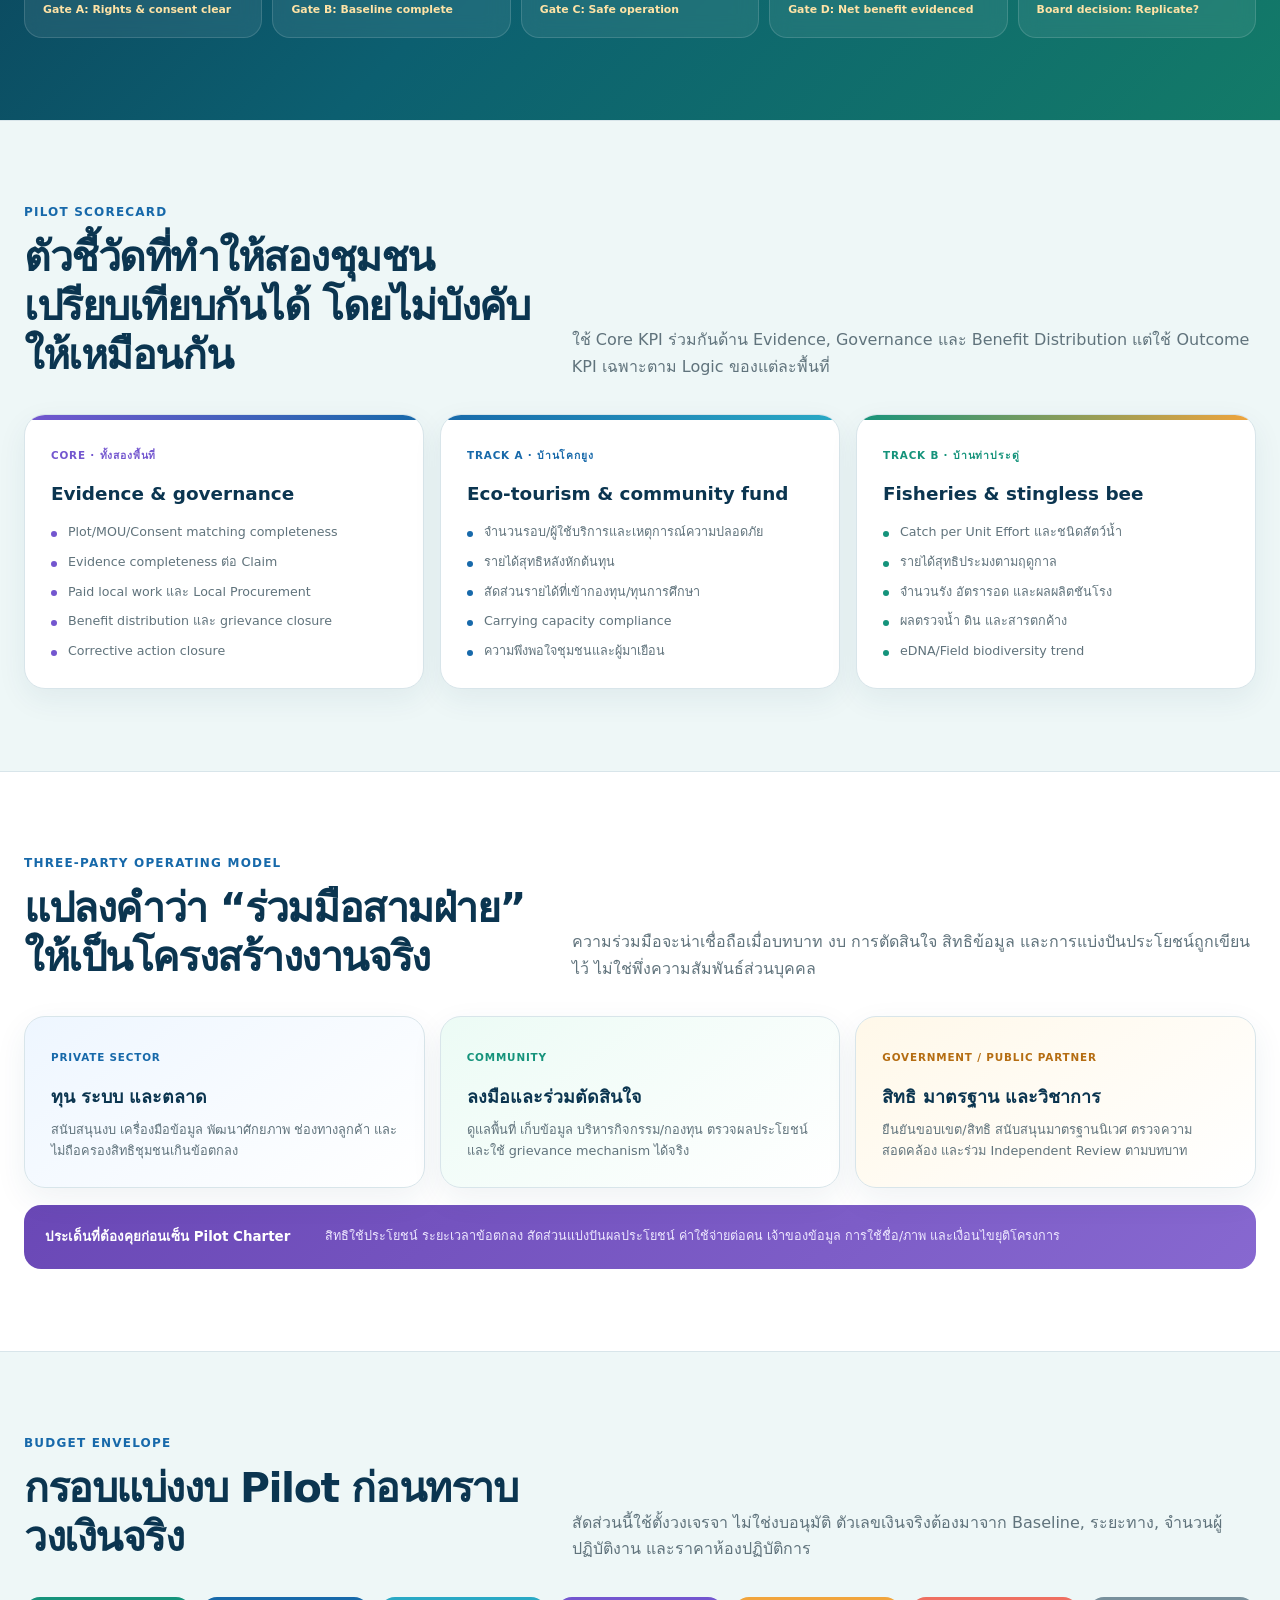
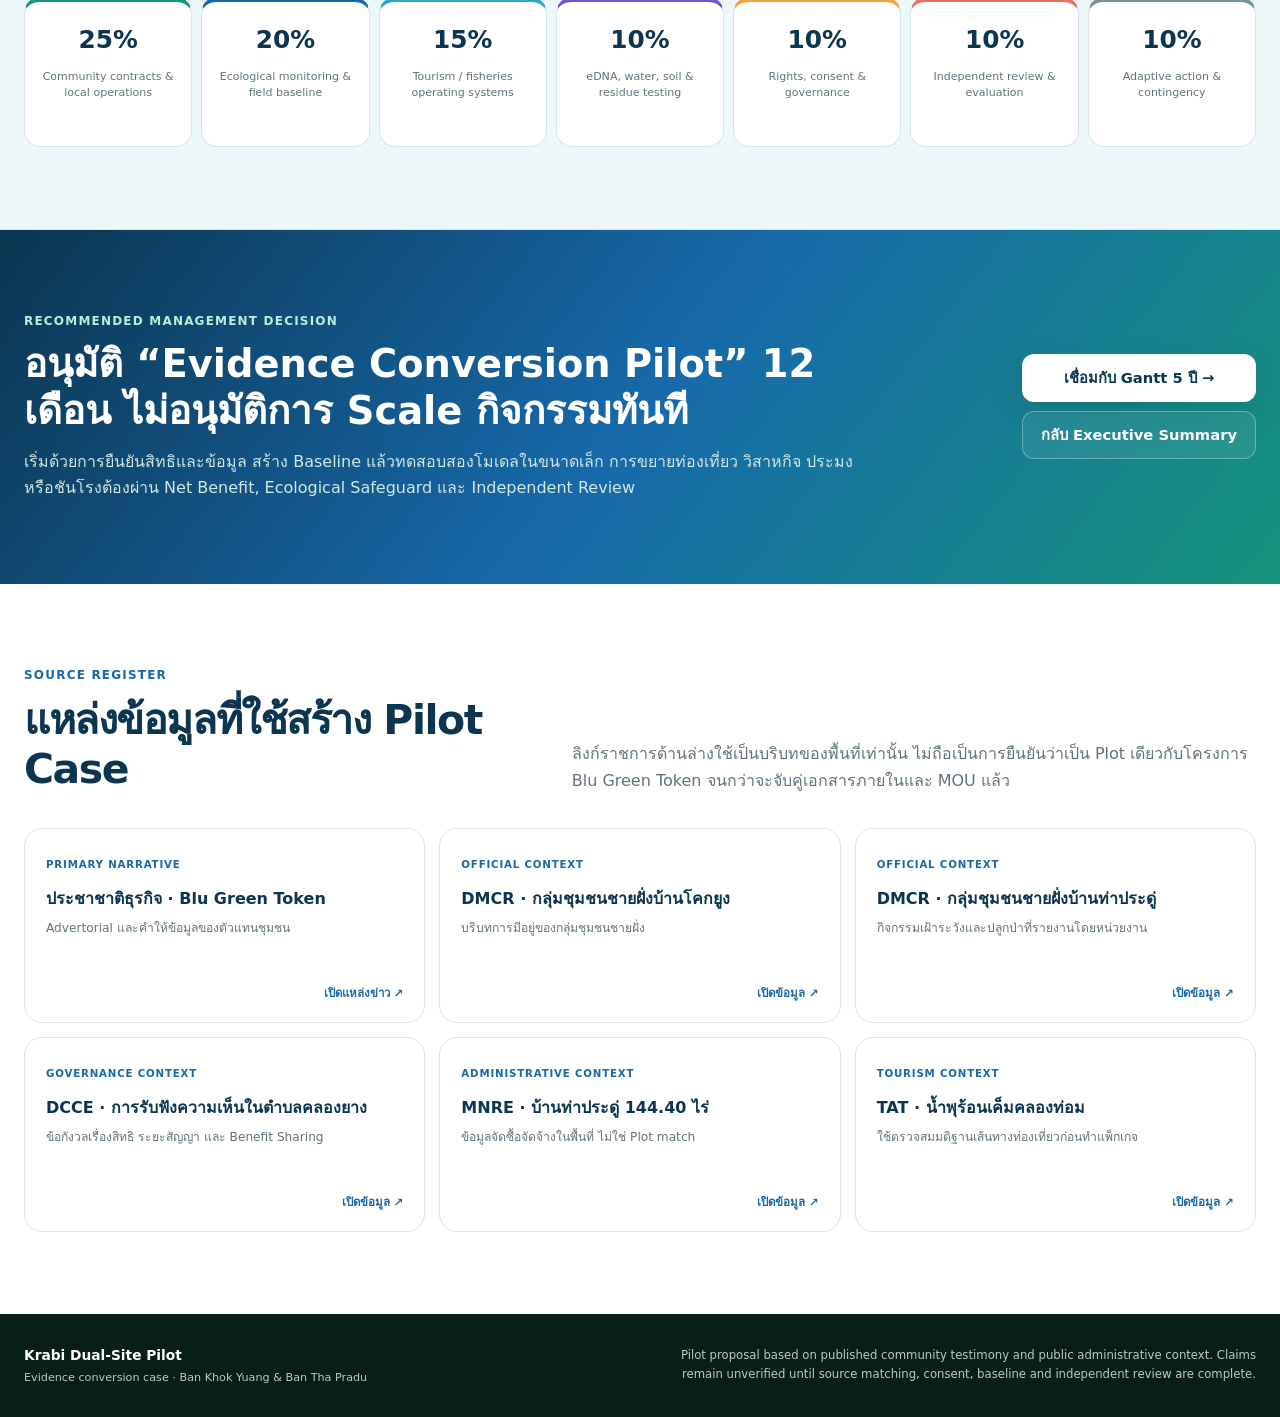
<file: pilot-krabi/index.html>
<!doctype html>
<html lang="th">
<head>
  <meta charset="utf-8">
  <meta name="viewport" content="width=device-width, initial-scale=1">
  <meta name="description" content="Krabi Dual-Site Pilot: บ้านโคกยูงและบ้านท่าประดู่ เปลี่ยนเรื่องเล่าชุมชนเป็นหลักฐาน Co-benefit ที่ตรวจสอบได้">
  <meta name="theme-color" content="#1769aa">
  <title>Krabi Pilot Case | Mangrove Co-benefit 2031</title>
  <link rel="stylesheet" href="../assets/styles.css">
  <link rel="stylesheet" href="../assets/executive-summary.css">
  <link rel="stylesheet" href="../assets/pilot-krabi.css">
  <script src="../assets/site.js" defer></script>
  <script src="../assets/pilot-krabi.js" defer></script>
</head>
<body class="krabi-pilot-page">
  <a class="skip-link" href="#main-content">ข้ามไปยังเนื้อหา</a>

  <header class="site-header">
    <div class="container header-inner">
      <a class="brand" href="/" aria-label="Mangrove Co-benefit 2031 หน้าแผนฉบับเต็ม">
        <span class="brand-mark" aria-hidden="true">
          <svg viewBox="0 0 32 32" fill="none">
            <path d="M16 3.5c-2.7 4.4-2.4 8.3.8 11.6 3.5-3.3 3.7-7.4-.8-11.6Z" fill="#22a98a"/>
            <path d="M8.2 8.6c.1 4.7 2.2 7.8 6.6 9.2.9-4.8-1.5-8-6.6-9.2Z" fill="#1769aa"/>
            <path d="M23.8 8.6c-.1 4.7-2.2 7.8-6.6 9.2-.9-4.8 1.5-8 6.6-9.2Z" fill="#f1a43c"/>
            <path d="M16 15.5v12.2M16 20.1l-5.3 7.6M16 20.1l5.3 7.6M16 23.1l-2.6 4.6M16 23.1l2.6 4.6" stroke="#12332d" stroke-width="1.7" stroke-linecap="round"/>
          </svg>
        </span>
        <span class="brand-copy"><strong>CO-BENEFIT 2031</strong><small>Krabi Pilot Case</small></span>
      </a>

      <button class="menu-toggle" type="button" aria-expanded="false" aria-controls="site-nav" aria-label="เปิดเมนู"><span></span></button>
      <nav class="site-nav" id="site-nav" aria-label="เมนูหลัก">
        <a href="/exsum/" data-exsum-nav>Executive Summary</a>
        <a href="/pilot-krabi/" data-pilot-nav aria-current="page">Krabi Pilot</a>
        <a href="/">Full Strategy</a>
        <a class="nav-cta" href="/gantt/">Implementation Gantt</a>
      </nav>
    </div>
  </header>

  <main id="main-content">
    <div class="strategy-view-bar krabi-tabbar" aria-label="มุมมองการนำเสนอ">
      <div class="container strategy-view-inner">
        <div class="strategy-view-label"><span>Pilot workspace</span><strong>จากข่าวสู่กรณีนำร่องที่ตรวจสอบได้</strong></div>
        <div class="strategy-tab-list" role="tablist" aria-label="มุมมองแผน Co-benefit">
          <a class="krabi-tab" href="/exsum/">Executive Summary</a>
          <a class="krabi-tab is-active" href="/pilot-krabi/" aria-current="page">Krabi Pilot</a>
          <a class="krabi-tab" href="/">Full Strategy</a>
          <a class="strategy-gantt-link" href="/gantt/">Implementation Gantt <span aria-hidden="true">↗</span></a>
        </div>
      </div>
    </div>

    <section class="krabi-hero">
      <div class="container krabi-hero-grid">
        <div class="krabi-hero-copy">
          <p class="eyebrow">Krabi Dual-Site Pilot · 12 months</p>
          <h1>สองชุมชน สองสมมติฐาน <span>หนึ่งระบบหลักฐาน</span></h1>
          <p class="hero-lead">ใช้กรณีบ้านโคกยูง อ.เกาะลันตา และบ้านท่าประดู่ อ.คลองท่อม เป็นพื้นที่นำร่อง เพื่อเปลี่ยนเรื่องเล่าด้านการท่องเที่ยว ประมง ชันโรง และความร่วมมือสามฝ่าย ให้เป็นผลลัพธ์ Co-benefit ที่มี Baseline, หลักฐานต้นทาง และ Decision Gate ก่อนขยายผล</p>
          <div class="krabi-actions">
            <a class="button button-primary" href="#pilot-plan">ดูแผน Pilot 12 เดือน <span aria-hidden="true">→</span></a>
            <button class="button button-secondary" id="print-krabi-pilot" type="button">พิมพ์ / บันทึก PDF</button>
          </div>
          <div class="krabi-status-row">
            <span class="status-pill status-source">Source: Advertorial</span>
            <span class="status-pill status-caution">Evidence: C / D</span>
            <span class="status-pill status-pending">Plot & MOU match: Pending</span>
            <span class="status-pill status-pilot">Design status: Pilot proposal</span>
          </div>
        </div>

        <aside class="pilot-thesis-card">
          <span class="pilot-kicker">Pilot thesis</span>
          <h2>อย่าขยายเรื่องเล่าให้ใหญ่ขึ้น จนกว่าจะเปลี่ยนเป็นหลักฐานที่ตรวจซ้ำได้</h2>
          <p>ข่าวให้สัญญาณว่ามี Shared Value เกิดขึ้น แต่ยังไม่ใช่หลักฐานอิสระของขนาดผลกระทบหรือเหตุ–ผล โครงการนำร่องจึงต้องเริ่มจาก Consent, Plot/MOU Matching, Baseline และ Operational Log</p>
          <div class="pilot-thesis-metrics">
            <div><strong>2</strong><span>Community tracks</span></div>
            <div><strong>6</strong><span>Claims to test</span></div>
            <div><strong>4</strong><span>Decision gates</span></div>
          </div>
        </aside>
      </div>

      <div class="container pilot-outcome-strip">
        <div><span>01</span><strong>Verify</strong><small>ยืนยันสิทธิ พื้นที่ ผู้เกี่ยวข้อง และข้อมูลต้นทาง</small></div>
        <div><span>02</span><strong>Measure</strong><small>สร้าง Baseline ธรรมชาติ รายได้ และการกระจายประโยชน์</small></div>
        <div><span>03</span><strong>Test</strong><small>ทดลองระบบงานชุมชน ท่องเที่ยว ประมง และชันโรง</small></div>
        <div><span>04</span><strong>Scale</strong><small>ขยายเฉพาะโมเดลที่ผ่าน Independent Review</small></div>
      </div>
    </section>

    <section class="pilot-section source-section" id="source-basis">
      <div class="container">
        <div class="pilot-heading">
          <div><span class="overline">Source discipline</span><h2>สิ่งที่ข่าวรองรับ และสิ่งที่ยังห้ามสรุป</h2></div>
          <p>บทความประชาชาติธุรกิจเผยแพร่วันที่ 22 กรกฎาคม 2569 ในหมวด Advertorial จึงใช้เป็นหลักฐานว่าผู้แทนชุมชนให้ข้อมูลดังกล่าวต่อสื่อ แต่ยังไม่ใช่หลักฐานอิสระว่าผลกระทบทั้งหมดเกิดจากโครงการหรือเกิดขึ้นในขนาดที่กล่าวถึง</p>
        </div>

        <div class="evidence-boundary-grid">
          <article class="boundary-card boundary-known">
            <span>ใช้ได้ในฐานะ</span>
            <h3>Published community testimony</h3>
            <ul>
              <li>ระบุชุมชน ผู้ให้ข้อมูล และรูปแบบกิจกรรมที่ถูกรายงาน</li>
              <li>ใช้ตั้งสมมติฐาน Pilot และรายการหลักฐานที่ต้องขอเพิ่ม</li>
              <li>อ้างอิงชื่อบุคคลได้เฉพาะในบริบทของบทความต้นทาง</li>
            </ul>
          </article>
          <article class="boundary-card boundary-notyet">
            <span>ยังใช้ยืนยันไม่ได้</span>
            <h3>Verified outcome or causality</h3>
            <ul>
              <li>จำนวนรายได้ ผู้ได้รับประโยชน์ หรือการกระจายผลประโยชน์</li>
              <li>การปลูกป่าเป็นสาเหตุให้สัตว์น้ำหรือรายได้ประมงเพิ่มขึ้น</li>
              <li>การมีชันโรงเท่ากับพื้นที่ปลอดสารเคมี</li>
              <li>Plot, MOU หรือขอบเขตพื้นที่ของโครงการที่แน่นอน</li>
            </ul>
          </article>
        </div>

        <div class="source-alert">
          <strong>ข้อกำกับการใช้ชื่อและภาพ</strong>
          <span>หน้า Pilot แสดงชื่อเพื่ออ้างอิงแหล่งข่าวเท่านั้น ไม่สร้าง Public Personal Profile ไม่ใช้ภาพจากข่าว และไม่ใช้คำสัมภาษณ์เป็นข้อความโฆษณา จนกว่าจะได้รับ Consent สำหรับแพลตฟอร์ม</span>
        </div>
      </div>
    </section>

    <section class="pilot-section dual-site-section" id="communities">
      <div class="container">
        <div class="pilot-heading">
          <div><span class="overline">Two community tracks</span><h2>แยกเป็นสอง Pilot Track ไม่รวมเป็นเรื่องเดียว</h2></div>
          <p>แต่ละพื้นที่มี Logic ของผลประโยชน์ต่างกัน บ้านโคกยูงเน้น Governance–Tourism–Community Fund ส่วนบ้านท่าประดู่เน้น Fisheries–Biodiversity–Stingless Bee</p>
        </div>

        <div class="community-track-grid">
          <article class="community-track track-khok-yung">
            <div class="track-header">
              <div><span class="track-code">Track A</span><h3>บ้านโคกยูง · อ.เกาะลันตา</h3><p>Community stewardship + eco-tourism governance</p></div>
              <span class="track-badge">Tourism & community fund</span>
            </div>
            <div class="reported-box">
              <strong>สิ่งที่บทความรายงาน</strong>
              <ul>
                <li>ความร่วมมือระยะยาวระหว่างเอกชน ชุมชน และภาครัฐ</li>
                <li>งบสนับสนุนถูกต่อยอดสู่กองทุนชุมชนและทุนการศึกษา</li>
                <li>มีการจัดตั้งกลุ่มวิสาหกิจท่องเที่ยวเชิงอนุรักษ์และกิจกรรมพายคายัค</li>
              </ul>
            </div>
            <div class="pilot-test-box">
              <strong>สิ่งที่จะทดสอบใน Pilot</strong>
              <div class="test-grid">
                <span>Community fund ledger</span><span>Scholarship rules</span><span>Booking & net income</span><span>Carrying capacity</span><span>Route safety</span><span>Benefit distribution</span>
              </div>
            </div>
            <div class="evidence-gap">
              <strong>Evidence gap สำคัญ</strong>
              <p>ยังไม่มี MOU/บทบาทสามฝ่าย ข้อมูล Booking รายรับ ต้นทุน รายได้สุทธิ จำนวนผู้ได้รับประโยชน์ และหลักเกณฑ์กองทุนที่เชื่อมกับ Claim</p>
            </div>
          </article>

          <article class="community-track track-tha-pradu">
            <div class="track-header">
              <div><span class="track-code">Track B</span><h3>บ้านท่าประดู่ · อ.คลองท่อม</h3><p>Fisheries recovery + biodiversity-linked livelihood</p></div>
              <span class="track-badge">Fisheries & stingless bee</span>
            </div>
            <div class="reported-box">
              <strong>สิ่งที่บทความรายงาน</strong>
              <ul>
                <li>เมื่อป่าฟื้น ชุมชนสังเกตว่าสัตว์น้ำกลับมาชุกชุมขึ้น</li>
                <li>ชาวประมงพื้นบ้านมีรายได้มั่นคงขึ้น</li>
                <li>ชุมชนต่อยอดไปสู่การเลี้ยงชันโรงเป็นอาชีพเสริม</li>
              </ul>
            </div>
            <div class="pilot-test-box">
              <strong>สิ่งที่จะทดสอบใน Pilot</strong>
              <div class="test-grid">
                <span>Catch per unit effort</span><span>Fishing income & cost</span><span>Seasonality</span><span>Hive registry</span><span>Honey yield</span><span>Water/soil residue test</span>
              </div>
            </div>
            <div class="evidence-gap">
              <strong>Evidence gap สำคัญ</strong>
              <p>ยังไม่มีข้อมูลผลจับสัตว์น้ำ Fishing Effort รายได้–ต้นทุนก่อนและหลัง จำนวนรัง/ผลผลิตชันโรง หรือผลตรวจสารตกค้างที่เพียงพอสำหรับยืนยันพื้นที่ปลอดสารเคมี</p>
            </div>
          </article>
        </div>

        <div class="geo-due-diligence">
          <span class="geo-icon" aria-hidden="true">!</span>
          <div><strong>Geospatial due diligence ก่อนออกแบบเส้นทางท่องเที่ยว</strong><p>บทความเชื่อมศักยภาพท่องเที่ยวกับน้ำพุร้อนเค็ม ขณะที่ข้อมูลท่องเที่ยวทางการระบุว่าน้ำพุร้อนเค็มอยู่ในอำเภอคลองท่อม ส่วนบ้านโคกยูงอยู่ในอำเภอเกาะลันตา จึงต้องตรวจระยะทาง เส้นทาง การเดินทาง และความเชื่อมโยงเชิงปฏิบัติการก่อนนำเสนอเป็นแพ็กเกจเดียว</p></div>
        </div>
      </div>
    </section>

    <section class="pilot-section claim-section" id="claims">
      <div class="container">
        <div class="pilot-heading">
          <div><span class="overline">Claim register</span><h2>เริ่ม Pilot ด้วย Claim ที่มีสถานะชัดเจน</h2></div>
          <p>ทุก Claim ใช้ Evidence Group เดียวกันจากบทความ Advertorial จึงห้ามนับเป็นหลักฐานอิสระหลายชิ้น และห้ามเปลี่ยนสถานะเป็น Verified จากการมีข่าวเผยแพร่เพียงอย่างเดียว</p>
        </div>

        <div class="claim-table-wrap">
          <table class="claim-table">
            <thead><tr><th>พื้นที่</th><th>Claim ที่ใช้ตั้งสมมติฐาน</th><th>ระดับ</th><th>สถานะปัจจุบัน</th><th>หลักฐานที่ต้องเพิ่ม</th></tr></thead>
            <tbody>
              <tr><td><strong>บ้านโคกยูง</strong></td><td>มีความร่วมมือต่อเนื่องระหว่างรัฐ–เอกชน–ชุมชน</td><td><span class="claim-level">Output</span></td><td><span class="rating rating-c">C</span> Needs corroboration</td><td>MOU, บันทึกประชุม, RACI และงบดำเนินงาน</td></tr>
              <tr><td><strong>บ้านโคกยูง</strong></td><td>กองทุนชุมชนและทุนการศึกษาได้รับประโยชน์จากงบสนับสนุน</td><td><span class="claim-level">Outcome</span></td><td><span class="rating rating-c">C</span> Needs corroboration</td><td>บัญชีกองทุน หลักเกณฑ์ ผู้รับประโยชน์ และ Audit trail</td></tr>
              <tr><td><strong>บ้านโคกยูง</strong></td><td>คายัค/ท่องเที่ยวเชิงอนุรักษ์สร้างรายได้เสริม</td><td><span class="claim-level">Outcome</span></td><td><span class="rating rating-c">C</span> Needs corroboration</td><td>Booking, รายรับ, ต้นทุน, รายได้สุทธิ และการกระจายรายได้</td></tr>
              <tr><td><strong>บ้านท่าประดู่</strong></td><td>ความสมบูรณ์ของป่าเกิดขึ้นพร้อมกับสัตว์น้ำและรายได้ประมงที่ดีขึ้น</td><td><span class="claim-level">Outcome</span></td><td><span class="rating rating-c">C</span> Association only</td><td>CPUE, effort, seasonality, ราคา รายได้ ต้นทุน และพื้นที่เปรียบเทียบ</td></tr>
              <tr><td><strong>บ้านท่าประดู่</strong></td><td>การเลี้ยงชันโรงเป็นอาชีพเสริมของชุมชน</td><td><span class="claim-level">Output</span></td><td><span class="rating rating-c">C</span> Needs corroboration</td><td>ผู้เลี้ยง จำนวนรัง ผลผลิต ราคา ต้นทุน และยอดขาย</td></tr>
              <tr><td><strong>บ้านท่าประดู่</strong></td><td>การมีชันโรงสะท้อนว่าพื้นที่ปลอดสารเคมี</td><td><span class="claim-level">Outcome</span></td><td><span class="rating rating-d">D</span> Unsupported inference</td><td>บันทึกการใช้สาร ผลตรวจน้ำ/ดิน/สารตกค้าง และผู้เชี่ยวชาญ</td></tr>
            </tbody>
          </table>
        </div>
      </div>
    </section>

    <section class="pilot-section pilot-plan-section" id="pilot-plan">
      <div class="container">
        <div class="pilot-heading">
          <div><span class="overline">12-month implementation</span><h2>จาก Source Matching ไปถึง Scale Decision</h2></div>
          <p>Pilot ใช้ 12 เดือนเพื่อให้ครอบคลุมฤดูกาลและสร้างข้อมูลที่เปรียบเทียบได้ โดยยังไม่ตั้งเป้ารายได้หรือ Biodiversity Gain ก่อนจบ Baseline</p>
        </div>

        <div class="pilot-timeline">
          <article><span class="phase-number">01</span><small>เดือน 0–1</small><h3>Verify & consent</h3><ul><li>เก็บ Source Snapshot และ Content Hash</li><li>ขอ Consent สำหรับแพลตฟอร์ม</li><li>จับคู่ Community–Plot–MOU โดยเจ้าหน้าที่</li><li>ตรวจสิทธิและบทบาทสามฝ่าย</li></ul><strong>Gate A: Rights & consent clear</strong></article>
          <article><span class="phase-number">02</span><small>เดือน 2–3</small><h3>Build baseline</h3><ul><li>UAV/Satellite/Field และ Hydrology</li><li>eDNA + Field biodiversity</li><li>ประมง CPUE และรายได้–ต้นทุน</li><li>Tourism/enterprise/fund baseline</li></ul><strong>Gate B: Baseline complete</strong></article>
          <article><span class="phase-number">03</span><small>เดือน 4–6</small><h3>Run two pilots</h3><ul><li>Paid community stewardship</li><li>Kayak log + carrying capacity</li><li>Fisheries logbook</li><li>Stingless-bee registry & test</li></ul><strong>Gate C: Safe operation</strong></article>
          <article><span class="phase-number">04</span><small>เดือน 7–9</small><h3>Measure outcomes</h3><ul><li>คำนวณรายได้สุทธิและการกระจาย</li><li>วิเคราะห์ Nature trend</li><li>ปิด grievance/corrective action</li><li>จัดทำ Evidence-linked dashboard</li></ul><strong>Gate D: Net benefit evidenced</strong></article>
          <article><span class="phase-number">05</span><small>เดือน 10–12</small><h3>Assure & decide</h3><ul><li>Independent review</li><li>Community validation workshop</li><li>ปรับ Claim Level และข้อจำกัด</li><li>ตัดสิน Stop / Adapt / Scale</li></ul><strong>Board decision: Replicate?</strong></article>
        </div>
      </div>
    </section>

    <section class="pilot-section measurement-section" id="measurement">
      <div class="container">
        <div class="pilot-heading">
          <div><span class="overline">Pilot scorecard</span><h2>ตัวชี้วัดที่ทำให้สองชุมชนเปรียบเทียบกันได้ โดยไม่บังคับให้เหมือนกัน</h2></div>
          <p>ใช้ Core KPI ร่วมกันด้าน Evidence, Governance และ Benefit Distribution แต่ใช้ Outcome KPI เฉพาะตาม Logic ของแต่ละพื้นที่</p>
        </div>

        <div class="scorecard-board">
          <article class="scorecard-column core-kpi"><span>Core · ทั้งสองพื้นที่</span><h3>Evidence & governance</h3><ul><li>Plot/MOU/Consent matching completeness</li><li>Evidence completeness ต่อ Claim</li><li>Paid local work และ Local Procurement</li><li>Benefit distribution และ grievance closure</li><li>Corrective action closure</li></ul></article>
          <article class="scorecard-column tourism-kpi"><span>Track A · บ้านโคกยูง</span><h3>Eco-tourism & community fund</h3><ul><li>จำนวนรอบ/ผู้ใช้บริการและเหตุการณ์ความปลอดภัย</li><li>รายได้สุทธิหลังหักต้นทุน</li><li>สัดส่วนรายได้ที่เข้ากองทุน/ทุนการศึกษา</li><li>Carrying capacity compliance</li><li>ความพึงพอใจชุมชนและผู้มาเยือน</li></ul></article>
          <article class="scorecard-column fisheries-kpi"><span>Track B · บ้านท่าประดู่</span><h3>Fisheries & stingless bee</h3><ul><li>Catch per Unit Effort และชนิดสัตว์น้ำ</li><li>รายได้สุทธิประมงตามฤดูกาล</li><li>จำนวนรัง อัตรารอด และผลผลิตชันโรง</li><li>ผลตรวจน้ำ ดิน และสารตกค้าง</li><li>eDNA/Field biodiversity trend</li></ul></article>
        </div>
      </div>
    </section>

    <section class="pilot-section governance-section" id="governance">
      <div class="container">
        <div class="pilot-heading">
          <div><span class="overline">Three-party operating model</span><h2>แปลงคำว่า “ร่วมมือสามฝ่าย” ให้เป็นโครงสร้างงานจริง</h2></div>
          <p>ความร่วมมือจะน่าเชื่อถือเมื่อบทบาท งบ การตัดสินใจ สิทธิข้อมูล และการแบ่งปันประโยชน์ถูกเขียนไว้ ไม่ใช่พึ่งความสัมพันธ์ส่วนบุคคล</p>
        </div>

        <div class="governance-triangle">
          <article><span>Private sector</span><h3>ทุน ระบบ และตลาด</h3><p>สนับสนุนงบ เครื่องมือข้อมูล พัฒนาศักยภาพ ช่องทางลูกค้า และไม่ถือครองสิทธิชุมชนเกินข้อตกลง</p></article>
          <article><span>Community</span><h3>ลงมือและร่วมตัดสินใจ</h3><p>ดูแลพื้นที่ เก็บข้อมูล บริหารกิจกรรม/กองทุน ตรวจผลประโยชน์ และใช้ grievance mechanism ได้จริง</p></article>
          <article><span>Government / public partner</span><h3>สิทธิ มาตรฐาน และวิชาการ</h3><p>ยืนยันขอบเขต/สิทธิ สนับสนุนมาตรฐานนิเวศ ตรวจความสอดคล้อง และร่วม Independent Review ตามบทบาท</p></article>
        </div>

        <div class="governance-warning">
          <strong>ประเด็นที่ต้องคุยก่อนเซ็น Pilot Charter</strong>
          <span>สิทธิใช้ประโยชน์ ระยะเวลาข้อตกลง สัดส่วนแบ่งปันผลประโยชน์ ค่าใช้จ่ายต่อคน เจ้าของข้อมูล การใช้ชื่อ/ภาพ และเงื่อนไขยุติโครงการ</span>
        </div>
      </div>
    </section>

    <section class="pilot-section budget-section" id="budget">
      <div class="container">
        <div class="pilot-heading">
          <div><span class="overline">Budget envelope</span><h2>กรอบแบ่งงบ Pilot ก่อนทราบวงเงินจริง</h2></div>
          <p>สัดส่วนนี้ใช้ตั้งวงเจรจา ไม่ใช่งบอนุมัติ ตัวเลขเงินจริงต้องมาจาก Baseline, ระยะทาง, จำนวนผู้ปฏิบัติงาน และราคาห้องปฏิบัติการ</p>
        </div>
        <div class="budget-grid">
          <article><strong>25%</strong><span>Community contracts & local operations</span></article>
          <article><strong>20%</strong><span>Ecological monitoring & field baseline</span></article>
          <article><strong>15%</strong><span>Tourism / fisheries operating systems</span></article>
          <article><strong>10%</strong><span>eDNA, water, soil & residue testing</span></article>
          <article><strong>10%</strong><span>Rights, consent & governance</span></article>
          <article><strong>10%</strong><span>Independent review & evaluation</span></article>
          <article><strong>10%</strong><span>Adaptive action & contingency</span></article>
        </div>
      </div>
    </section>

    <section class="pilot-section decision-section" id="decision">
      <div class="container">
        <div class="decision-panel">
          <div>
            <span class="overline">Recommended management decision</span>
            <h2>อนุมัติ “Evidence Conversion Pilot” 12 เดือน ไม่อนุมัติการ Scale กิจกรรมทันที</h2>
            <p>เริ่มด้วยการยืนยันสิทธิและข้อมูล สร้าง Baseline แล้วทดสอบสองโมเดลในขนาดเล็ก การขยายท่องเที่ยว วิสาหกิจ ประมง หรือชันโรงต้องผ่าน Net Benefit, Ecological Safeguard และ Independent Review</p>
          </div>
          <div class="decision-actions"><a class="button button-primary" href="/gantt/">เชื่อมกับ Gantt 5 ปี →</a><a class="button button-secondary" href="/exsum/">กลับ Executive Summary</a></div>
        </div>
      </div>
    </section>

    <section class="pilot-section source-list-section" id="sources">
      <div class="container">
        <div class="pilot-heading">
          <div><span class="overline">Source register</span><h2>แหล่งข้อมูลที่ใช้สร้าง Pilot Case</h2></div>
          <p>ลิงก์ราชการด้านล่างใช้เป็นบริบทของพื้นที่เท่านั้น ไม่ถือเป็นการยืนยันว่าเป็น Plot เดียวกับโครงการ Blu Green Token จนกว่าจะจับคู่เอกสารภายในและ MOU แล้ว</p>
        </div>
        <div class="source-card-grid">
          <a href="https://www.prachachat.net/advertorial/news-2041325" target="_blank" rel="noreferrer"><span>Primary narrative</span><h3>ประชาชาติธุรกิจ · Blu Green Token</h3><p>Advertorial และคำให้ข้อมูลของตัวแทนชุมชน</p><strong>เปิดแหล่งข่าว ↗</strong></a>
          <a href="https://cn.dmcr.go.th/detail.php?WP=nGA4ZKN3oGu3G0lDooya4UERnHy4Ljo7o3Qo7o3Q" target="_blank" rel="noreferrer"><span>Official context</span><h3>DMCR · กลุ่มชุมชนชายฝั่งบ้านโคกยูง</h3><p>บริบทการมีอยู่ของกลุ่มชุมชนชายฝั่ง</p><strong>เปิดข้อมูล ↗</strong></a>
          <a href="https://cn.dmcr.go.th/detail.php?WP=nGM4ZKN3oGu3G0lDooya4UERnHy4Ljo7o3Qo7o3Q" target="_blank" rel="noreferrer"><span>Official context</span><h3>DMCR · กลุ่มชุมชนชายฝั่งบ้านท่าประดู่</h3><p>กิจกรรมเฝ้าระวังและปลูกป่าที่รายงานโดยหน่วยงาน</p><strong>เปิดข้อมูล ↗</strong></a>
          <a href="https://datacenter.dcce.go.th/ngos/activity/detail/?id=129" target="_blank" rel="noreferrer"><span>Governance context</span><h3>DCCE · การรับฟังความเห็นในตำบลคลองยาง</h3><p>ข้อกังวลเรื่องสิทธิ ระยะสัญญา และ Benefit Sharing</p><strong>เปิดข้อมูล ↗</strong></a>
          <a href="https://newweb.mnre.go.th/th/purchase/detail/244290" target="_blank" rel="noreferrer"><span>Administrative context</span><h3>MNRE · บ้านท่าประดู่ 144.40 ไร่</h3><p>ข้อมูลจัดซื้อจัดจ้างในพื้นที่ ไม่ใช่ Plot match</p><strong>เปิดข้อมูล ↗</strong></a>
          <a href="https://thai.tourismthailand.org/Articles/%E0%B8%81%E0%B8%A3%E0%B8%B0%E0%B8%9A%E0%B8%B5%E0%B9%88-%E0%B8%AA%E0%B8%B1%E0%B8%A1%E0%B8%9C%E0%B8%B1%E0%B8%AA%E0%B9%80%E0%B8%AA%E0%B8%99%E0%B9%88%E0%B8%AB%E0%B9%8C%E0%B8%82%E0%B8%AD%E0%B8%87%E0%B8%98%E0%B8%A3%E0%B8%A3%E0%B8%A1%E0%B8%8A%E0%B8%B2%E0%B8%95%E0%B8%B4-%E0%B8%9E%E0%B8%B1%E0%B8%81%E0%B8%81%E0%B8%B2%E0%B8%A2-%E0%B8%AA%E0%B8%9A%E0%B8%B2%E0%B8%A2%E0%B9%83%E0%B8%88" target="_blank" rel="noreferrer"><span>Tourism context</span><h3>TAT · น้ำพุร้อนเค็มคลองท่อม</h3><p>ใช้ตรวจสมมติฐานเส้นทางท่องเที่ยวก่อนทำแพ็กเกจ</p><strong>เปิดข้อมูล ↗</strong></a>
        </div>
      </div>
    </section>
  </main>

  <footer class="site-footer">
    <div class="container footer-inner">
      <div class="footer-brand"><span><strong>Krabi Dual-Site Pilot</strong><small>Evidence conversion case · Ban Khok Yuang & Ban Tha Pradu</small></span></div>
      <p class="footer-note">Pilot proposal based on published community testimony and public administrative context. Claims remain unverified until source matching, consent, baseline and independent review are complete.</p>
    </div>
  </footer>
</body>
</html>
</file>
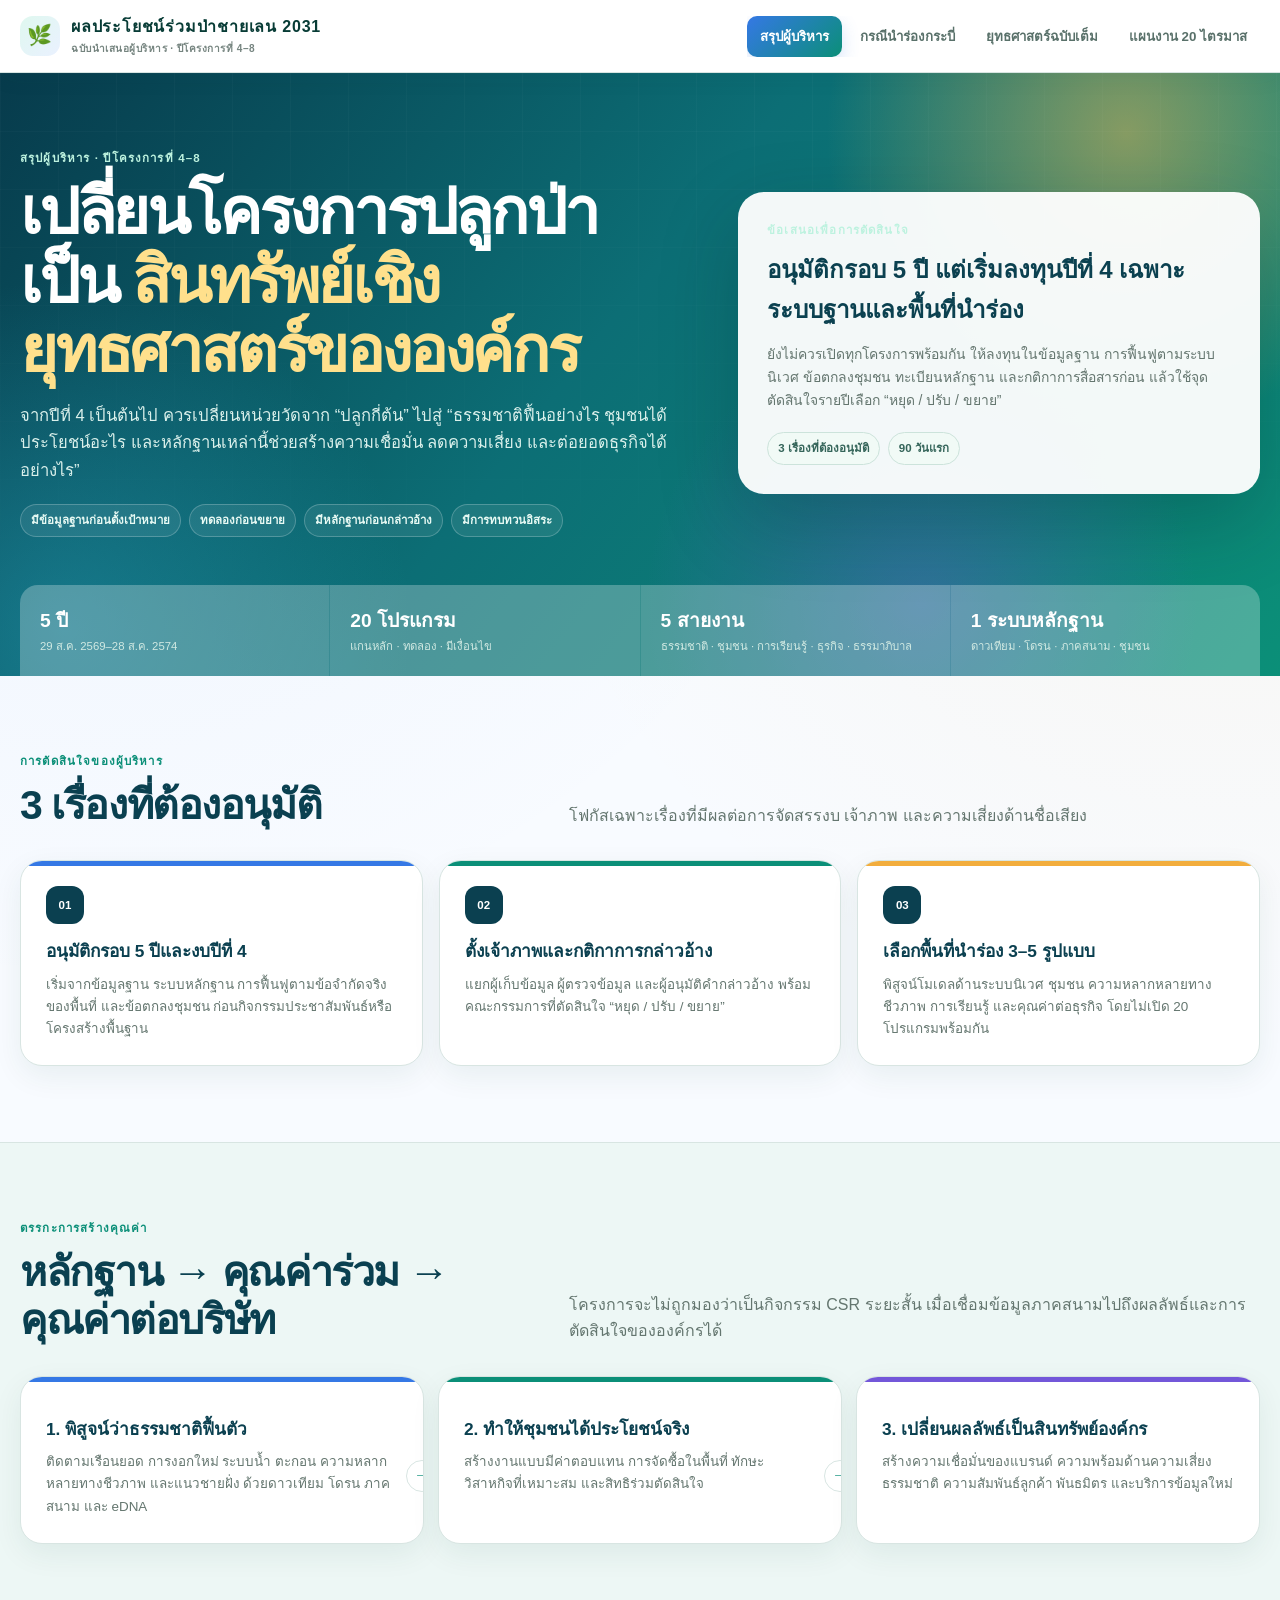
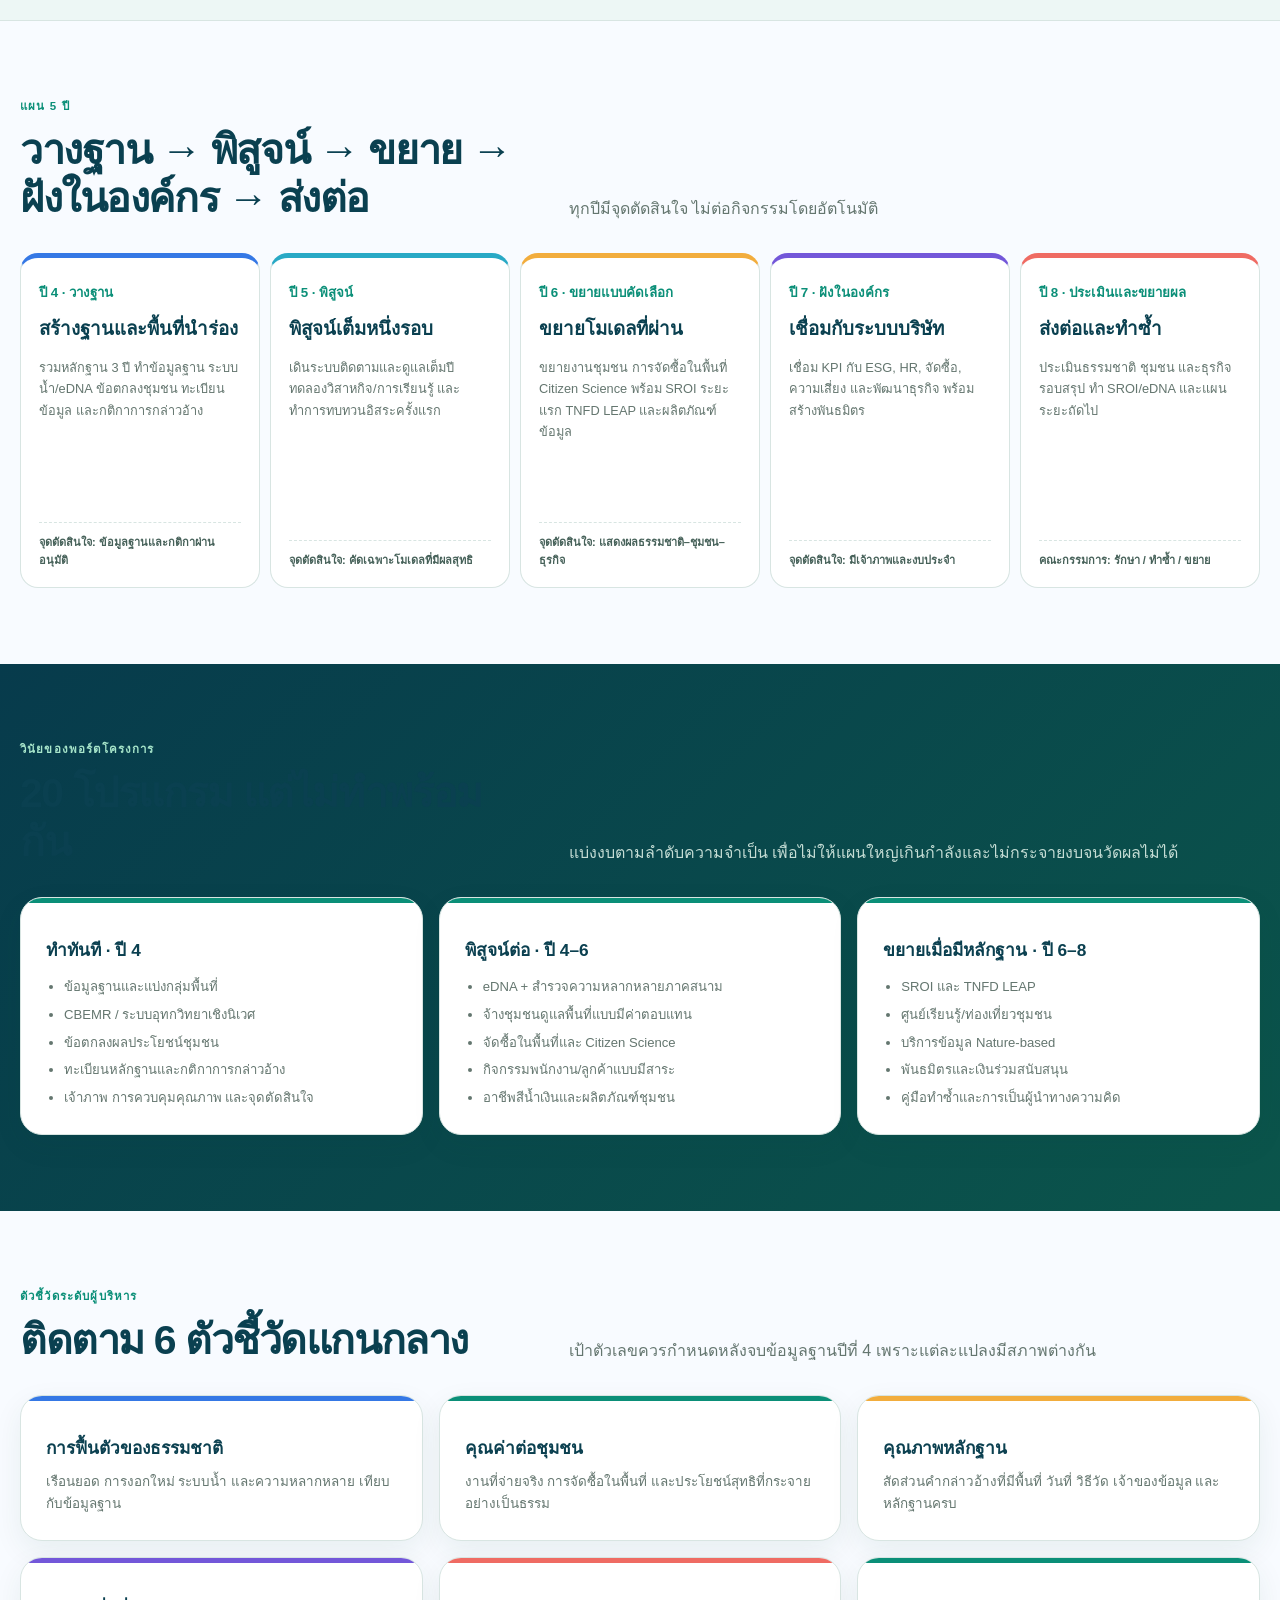
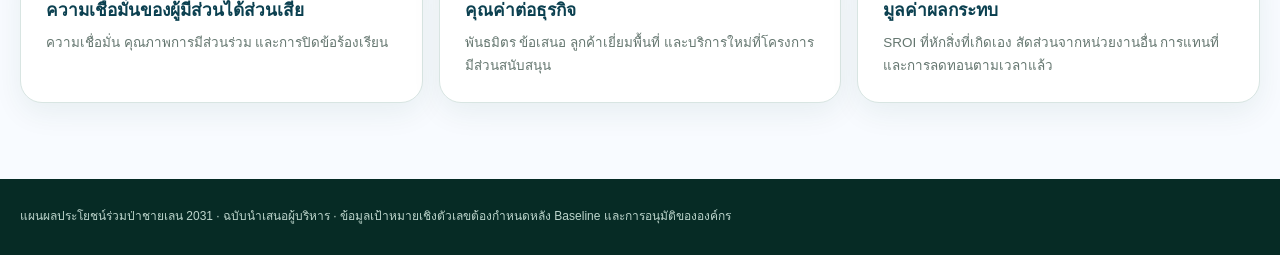
<file: showcase/index.html>
<!doctype html>
<html lang="th">
<head>
<meta charset="utf-8">
<meta name="viewport" content="width=device-width,initial-scale=1">
<meta name="theme-color" content="#0b7f70">
<title>แผนผลประโยชน์ร่วมป่าชายเลน 2031 | ฉบับนำเสนอผู้บริหาร</title>
<style>
:root{--ink:#13332d;--muted:#64766f;--deep:#073b4c;--green:#0b8f78;--jade:#26a889;--blue:#3578e5;--cyan:#29a9c5;--gold:#f2ad3d;--coral:#ef6b63;--violet:#7357d9;--paper:#f8fbff;--soft:#edf7f5;--line:#d8e5e2;--shadow:0 18px 50px rgba(17,70,63,.12);--r:22px}
*{box-sizing:border-box}html{scroll-behavior:smooth}body{margin:0;color:var(--ink);background:radial-gradient(circle at 4% 3%,rgba(53,120,229,.06),transparent 25%),radial-gradient(circle at 96% 9%,rgba(242,173,61,.08),transparent 22%),var(--paper);font-family:"Noto Sans Thai","Leelawadee UI",Tahoma,Arial,sans-serif;line-height:1.65}.wrap{width:min(calc(100% - 40px),1280px);margin:auto}a{text-decoration:none;color:inherit}.top{position:sticky;top:0;z-index:100;background:rgba(255,255,255,.96);backdrop-filter:blur(16px);border-bottom:1px solid var(--line);box-shadow:0 5px 24px rgba(10,60,51,.05)}.topin{min-height:72px;display:flex;align-items:center;justify-content:space-between;gap:22px}.brand{display:flex;gap:11px;align-items:center;font-weight:900;letter-spacing:.05em;color:#083c36}.brandmark{display:grid;width:40px;height:40px;place-items:center;border-radius:13px;background:linear-gradient(135deg,#dff8ef,#eaf1ff);font-size:1.25rem}.brand small{display:block;color:#75847f;font-size:.63rem;letter-spacing:.05em}.tabs{display:flex;gap:5px;align-items:center;overflow:auto}.tabbtn{border:0;background:transparent;padding:10px 13px;border-radius:10px;color:#59716a;font-weight:800;white-space:nowrap;cursor:pointer}.tabbtn:hover{background:#eef6f3;color:var(--green)}.tabbtn.active{color:#fff;background:linear-gradient(135deg,var(--blue),var(--green));box-shadow:0 7px 18px rgba(53,120,229,.2)}.view{display:none}.view.active{display:block}.hero{position:relative;overflow:hidden;color:white;padding:76px 0 0;background:radial-gradient(circle at 88% 10%,rgba(255,187,79,.5),transparent 24%),radial-gradient(circle at 72% 88%,rgba(115,87,217,.35),transparent 26%),radial-gradient(circle at 5% 92%,rgba(41,169,197,.4),transparent 26%),linear-gradient(128deg,#073b4c 0%,#0c6e75 46%,#0b8f78 100%)}.hero:before{position:absolute;inset:0;content:"";opacity:.2;background-image:linear-gradient(rgba(255,255,255,.12) 1px,transparent 1px),linear-gradient(90deg,rgba(255,255,255,.12) 1px,transparent 1px);background-size:58px 58px;mask-image:linear-gradient(to bottom,#000,transparent 94%)}.heroin{position:relative;z-index:1;display:grid;grid-template-columns:1.12fr .88fr;gap:54px;align-items:center}.over{display:block;color:var(--green);font-size:.72rem;font-weight:900;letter-spacing:.1em;text-transform:uppercase;margin-bottom:10px}.hero .over{color:#bdf2df}.hero h1{margin:0;font-size:clamp(2.4rem,5vw,4.8rem);line-height:1.08;letter-spacing:-.05em}.hero h1 span{color:#ffe08c}.hero p{color:#daf0eb;font-size:1.04rem;max-width:780px}.hero-card{padding:29px;border-radius:26px;color:var(--ink);background:rgba(255,255,255,.95);box-shadow:0 28px 80px rgba(3,29,43,.23)}.hero-card h2{margin:9px 0;color:#0b4150;font-size:1.5rem}.hero-card p{color:var(--muted);font-size:.87rem}.chips{display:flex;flex-wrap:wrap;gap:8px;margin-top:20px}.chip{padding:6px 10px;border:1px solid rgba(255,255,255,.22);border-radius:999px;background:rgba(255,255,255,.08);color:#e8faf4;font-size:.72rem;font-weight:800}.hero-card .chip{color:#35655a;border-color:#cce3db;background:#f1faf6}.statbar{position:relative;z-index:2;display:grid;grid-template-columns:repeat(4,1fr);gap:1px;margin-top:48px;background:rgba(255,255,255,.18);border-radius:18px 18px 0 0;overflow:hidden}.statbar>div{padding:20px;background:rgba(255,255,255,.1)}.statbar strong{display:block;color:#fff;font-size:1.2rem}.statbar span{display:block;color:#d0e9e2;font-size:.71rem}.sec{padding:76px 0}.soft{background:var(--soft);border-block:1px solid var(--line)}.dark{color:#e8f4f0;background:linear-gradient(135deg,#073b4c,#0b554b)}.dark h2,.dark h3{color:#fff}.dark p{color:#c9ded8}.head{display:grid;grid-template-columns:.85fr 1.15fr;gap:38px;align-items:end;margin-bottom:31px}.head h2{margin:0;color:#0a4050;font-size:clamp(1.8rem,3.2vw,3rem);line-height:1.18;letter-spacing:-.035em}.head p{margin:0;color:var(--muted)}.dark .head p{color:#c5ddd5}.dark .over{color:#a7e5ca}.grid2{display:grid;grid-template-columns:repeat(2,1fr);gap:16px}.grid3{display:grid;grid-template-columns:repeat(3,1fr);gap:16px}.grid4{display:grid;grid-template-columns:repeat(4,1fr);gap:14px}.card{position:relative;padding:25px;border:1px solid var(--line);border-radius:var(--r);background:#fff;box-shadow:0 10px 30px rgba(16,68,63,.07);overflow:hidden}.card:before{position:absolute;inset:0 0 auto;height:5px;content:"";background:var(--green)}.card.blue:before{background:var(--blue)}.card.gold:before{background:var(--gold)}.card.coral:before{background:var(--coral)}.card.violet:before{background:var(--violet)}.card h3{margin:13px 0 8px;color:#0b4050;font-size:1.08rem}.card p{margin:0;color:var(--muted);font-size:.84rem}.card ul{margin:12px 0 0;padding-left:18px;color:var(--muted);font-size:.82rem}.card li+li{margin-top:6px}.num{display:grid;width:38px;height:38px;place-items:center;border-radius:12px;background:#0b4050;color:#fff;font-size:.72rem;font-weight:900}.callout{padding:24px;border-radius:20px;background:linear-gradient(135deg,#fff7e7,#fff);border:1px solid #eed59e}.callout strong{color:#9d640a}.callout p{margin:6px 0 0;color:#705f40}.timeline{display:grid;grid-template-columns:repeat(5,1fr);gap:10px}.year{position:relative;min-height:335px;padding:21px 18px 68px;border:1px solid var(--line);border-radius:18px;background:#fff}.year:nth-child(1){border-top:5px solid var(--blue)}.year:nth-child(2){border-top:5px solid var(--cyan)}.year:nth-child(3){border-top:5px solid var(--gold)}.year:nth-child(4){border-top:5px solid var(--violet)}.year:nth-child(5){border-top:5px solid var(--coral)}.year small{color:var(--green);font-weight:900}.year h3{margin:8px 0;color:#0a4050}.year p{color:var(--muted);font-size:.8rem}.gate{position:absolute;right:18px;bottom:18px;left:18px;padding-top:10px;border-top:1px dashed var(--line);font-size:.69rem;color:#466159;font-weight:800}.tablewrap{overflow:auto;border:1px solid var(--line);border-radius:18px;background:white;box-shadow:0 10px 30px rgba(16,68,63,.06)}table{width:100%;border-collapse:collapse;min-width:950px}th{padding:14px 16px;text-align:left;background:#e9f4f1;color:#174b45;font-size:.72rem}td{padding:15px 16px;border-top:1px solid var(--line);color:#566b65;font-size:.79rem;vertical-align:top}td strong{color:#163f38}.tag{display:inline-flex;padding:4px 8px;border-radius:999px;font-size:.65rem;font-weight:900}.core{background:#dff4eb;color:#0a6c56}.pilot{background:#e8f0ff;color:#285da7}.cond{background:#fff0d6;color:#8c5c0c}.rating{display:inline-grid;width:26px;height:26px;place-items:center;border-radius:8px;color:#fff;font-weight:900}.c{background:var(--gold)}.d{background:var(--coral)}.flow{display:grid;grid-template-columns:repeat(3,1fr);gap:14px}.flow .card:not(:last-child):after{position:absolute;right:-15px;top:50%;z-index:4;display:grid;width:30px;height:30px;place-items:center;content:"→";border:1px solid var(--line);border-radius:50%;background:#fff;color:var(--green);font-weight:900}.risk{display:grid;grid-template-columns:repeat(2,1fr);gap:13px}.risk .card strong{color:#a54d43}.ganttwrap{overflow:auto;border:1px solid var(--line);border-radius:18px;background:#fff}.gantt{min-width:1540px}.grow{display:grid;grid-template-columns:290px repeat(20,62px);min-height:48px;border-bottom:1px solid #e9efec;align-items:center}.grow.headrow{position:sticky;top:0;background:#0b4050;color:white;font-size:.68rem;font-weight:900}.task{padding:10px 14px;font-size:.76rem;font-weight:800}.q{text-align:center;font-size:.65rem}.bar{height:24px;border-radius:7px;margin:0 3px;background:var(--green)}.bar.blue{background:var(--blue)}.bar.gold{background:var(--gold)}.bar.coral{background:var(--coral)}.bar.violet{background:var(--violet)}.sourcebox{display:grid;grid-template-columns:.75fr 1.25fr;gap:18px;padding:22px;border:1px solid #d8e8e3;border-radius:20px;background:white;box-shadow:var(--shadow)}.sourcevisual{min-height:240px;border-radius:16px;background:linear-gradient(135deg,#e9f4ff,#e7fbf3);display:grid;place-items:center;text-align:center;padding:22px}.sourcevisual strong{font-size:1.4rem;color:#165a7b}.sourcevisual span{color:#687f87;font-size:.8rem}.sourcecopy h3{margin:7px 0;color:#0a4050;font-size:1.35rem}.sourcecopy p{color:var(--muted);font-size:.85rem}.btn{display:inline-flex;padding:10px 15px;border-radius:11px;font-weight:850;margin-top:12px}.btn.orange{background:linear-gradient(135deg,var(--coral),var(--gold));color:#fff}.footer{padding:28px 0;background:#062b25;color:#bdd5cc;font-size:.75rem}.hideprint{}@media(max-width:960px){.heroin,.head,.sourcebox{grid-template-columns:1fr}.grid4{grid-template-columns:repeat(2,1fr)}.grid3,.timeline{grid-template-columns:1fr 1fr}.grid2,.flow{grid-template-columns:1fr}.flow .card:after{display:none}.statbar{grid-template-columns:1fr 1fr}.tabs{max-width:64vw}.risk{grid-template-columns:1fr}}@media(max-width:640px){.wrap{width:min(calc(100% - 24px),1280px)}.topin{align-items:flex-start;flex-direction:column;padding:10px 0}.tabs{max-width:100%;width:100%}.grid4,.grid3,.timeline,.statbar{grid-template-columns:1fr}.hero{padding-top:48px}.hero h1{font-size:2.45rem}.year{min-height:280px}}@media print{.top,.hideprint{display:none!important}.view{display:block!important}.view:not(.active){display:none!important}.sec{padding:9mm 0}.hero{padding:10mm 0;color:#000;background:#fff!important}.hero h1,.hero h1 span,.hero p{color:#000}.hero-card{box-shadow:none}.statbar{display:none}.card{box-shadow:none}}
</style>
</head>
<body>
<header class="top"><div class="wrap topin"><a class="brand" href="#"><span class="brandmark">🌿</span><span>ผลประโยชน์ร่วมป่าชายเลน 2031<small>ฉบับนำเสนอผู้บริหาร · ปีโครงการที่ 4–8</small></span></a><nav class="tabs"><button class="tabbtn active" data-view="exsum">สรุปผู้บริหาร</button><button class="tabbtn" data-view="krabi">กรณีนำร่องกระบี่</button><button class="tabbtn" data-view="strategy">ยุทธศาสตร์ฉบับเต็ม</button><button class="tabbtn" data-view="gantt">แผนงาน 20 ไตรมาส</button></nav></div></header>

<main>
<section class="view active" id="exsum">
  <div class="hero"><div class="wrap"><div class="heroin"><div><span class="over">สรุปผู้บริหาร · ปีโครงการที่ 4–8</span><h1>เปลี่ยนโครงการปลูกป่าเป็น <span>สินทรัพย์เชิงยุทธศาสตร์ขององค์กร</span></h1><p>จากปีที่ 4 เป็นต้นไป ควรเปลี่ยนหน่วยวัดจาก “ปลูกกี่ต้น” ไปสู่ “ธรรมชาติฟื้นอย่างไร ชุมชนได้ประโยชน์อะไร และหลักฐานเหล่านี้ช่วยสร้างความเชื่อมั่น ลดความเสี่ยง และต่อยอดธุรกิจได้อย่างไร”</p><div class="chips"><span class="chip">มีข้อมูลฐานก่อนตั้งเป้าหมาย</span><span class="chip">ทดลองก่อนขยาย</span><span class="chip">มีหลักฐานก่อนกล่าวอ้าง</span><span class="chip">มีการทบทวนอิสระ</span></div></div><aside class="hero-card"><span class="over">ข้อเสนอเพื่อการตัดสินใจ</span><h2>อนุมัติกรอบ 5 ปี แต่เริ่มลงทุนปีที่ 4 เฉพาะระบบฐานและพื้นที่นำร่อง</h2><p>ยังไม่ควรเปิดทุกโครงการพร้อมกัน ให้ลงทุนในข้อมูลฐาน การฟื้นฟูตามระบบนิเวศ ข้อตกลงชุมชน ทะเบียนหลักฐาน และกติกาการสื่อสารก่อน แล้วใช้จุดตัดสินใจรายปีเลือก “หยุด / ปรับ / ขยาย”</p><div class="chips"><span class="chip">3 เรื่องที่ต้องอนุมัติ</span><span class="chip">90 วันแรก</span></div></aside></div><div class="statbar"><div><strong>5 ปี</strong><span>29 ส.ค. 2569–28 ส.ค. 2574</span></div><div><strong>20 โปรแกรม</strong><span>แกนหลัก · ทดลอง · มีเงื่อนไข</span></div><div><strong>5 สายงาน</strong><span>ธรรมชาติ · ชุมชน · การเรียนรู้ · ธุรกิจ · ธรรมาภิบาล</span></div><div><strong>1 ระบบหลักฐาน</strong><span>ดาวเทียม · โดรน · ภาคสนาม · ชุมชน</span></div></div></div></div>
  <section class="sec"><div class="wrap"><div class="head"><div><span class="over">การตัดสินใจของผู้บริหาร</span><h2>3 เรื่องที่ต้องอนุมัติ</h2></div><p>โฟกัสเฉพาะเรื่องที่มีผลต่อการจัดสรรงบ เจ้าภาพ และความเสี่ยงด้านชื่อเสียง</p></div><div class="grid3"><article class="card blue"><div class="num">01</div><h3>อนุมัติกรอบ 5 ปีและงบปีที่ 4</h3><p>เริ่มจากข้อมูลฐาน ระบบหลักฐาน การฟื้นฟูตามข้อจำกัดจริงของพื้นที่ และข้อตกลงชุมชน ก่อนกิจกรรมประชาสัมพันธ์หรือโครงสร้างพื้นฐาน</p></article><article class="card"><div class="num">02</div><h3>ตั้งเจ้าภาพและกติกาการกล่าวอ้าง</h3><p>แยกผู้เก็บข้อมูล ผู้ตรวจข้อมูล และผู้อนุมัติคำกล่าวอ้าง พร้อมคณะกรรมการที่ตัดสินใจ “หยุด / ปรับ / ขยาย”</p></article><article class="card gold"><div class="num">03</div><h3>เลือกพื้นที่นำร่อง 3–5 รูปแบบ</h3><p>พิสูจน์โมเดลด้านระบบนิเวศ ชุมชน ความหลากหลายทางชีวภาพ การเรียนรู้ และคุณค่าต่อธุรกิจ โดยไม่เปิด 20 โปรแกรมพร้อมกัน</p></article></div></div></section>
  <section class="sec soft"><div class="wrap"><div class="head"><div><span class="over">ตรรกะการสร้างคุณค่า</span><h2>หลักฐาน → คุณค่าร่วม → คุณค่าต่อบริษัท</h2></div><p>โครงการจะไม่ถูกมองว่าเป็นกิจกรรม CSR ระยะสั้น เมื่อเชื่อมข้อมูลภาคสนามไปถึงผลลัพธ์และการตัดสินใจขององค์กรได้</p></div><div class="flow"><article class="card blue"><h3>1. พิสูจน์ว่าธรรมชาติฟื้นตัว</h3><p>ติดตามเรือนยอด การงอกใหม่ ระบบน้ำ ตะกอน ความหลากหลายทางชีวภาพ และแนวชายฝั่ง ด้วยดาวเทียม โดรน ภาคสนาม และ eDNA</p></article><article class="card"><h3>2. ทำให้ชุมชนได้ประโยชน์จริง</h3><p>สร้างงานแบบมีค่าตอบแทน การจัดซื้อในพื้นที่ ทักษะ วิสาหกิจที่เหมาะสม และสิทธิร่วมตัดสินใจ</p></article><article class="card violet"><h3>3. เปลี่ยนผลลัพธ์เป็นสินทรัพย์องค์กร</h3><p>สร้างความเชื่อมั่นของแบรนด์ ความพร้อมด้านความเสี่ยงธรรมชาติ ความสัมพันธ์ลูกค้า พันธมิตร และบริการข้อมูลใหม่</p></article></div></div></section>
  <section class="sec"><div class="wrap"><div class="head"><div><span class="over">แผน 5 ปี</span><h2>วางฐาน → พิสูจน์ → ขยาย → ฝังในองค์กร → ส่งต่อ</h2></div><p>ทุกปีมีจุดตัดสินใจ ไม่ต่อกิจกรรมโดยอัตโนมัติ</p></div><div class="timeline"><article class="year"><small>ปี 4 · วางฐาน</small><h3>สร้างฐานและพื้นที่นำร่อง</h3><p>รวมหลักฐาน 3 ปี ทำข้อมูลฐาน ระบบน้ำ/eDNA ข้อตกลงชุมชน ทะเบียนข้อมูล และกติกาการกล่าวอ้าง</p><div class="gate">จุดตัดสินใจ: ข้อมูลฐานและกติกาผ่านอนุมัติ</div></article><article class="year"><small>ปี 5 · พิสูจน์</small><h3>พิสูจน์เต็มหนึ่งรอบ</h3><p>เดินระบบติดตามและดูแลเต็มปี ทดลองวิสาหกิจ/การเรียนรู้ และทำการทบทวนอิสระครั้งแรก</p><div class="gate">จุดตัดสินใจ: คัดเฉพาะโมเดลที่มีผลสุทธิ</div></article><article class="year"><small>ปี 6 · ขยายแบบคัดเลือก</small><h3>ขยายโมเดลที่ผ่าน</h3><p>ขยายงานชุมชน การจัดซื้อในพื้นที่ Citizen Science พร้อม SROI ระยะแรก TNFD LEAP และผลิตภัณฑ์ข้อมูล</p><div class="gate">จุดตัดสินใจ: แสดงผลธรรมชาติ–ชุมชน–ธุรกิจ</div></article><article class="year"><small>ปี 7 · ฝังในองค์กร</small><h3>เชื่อมกับระบบบริษัท</h3><p>เชื่อม KPI กับ ESG, HR, จัดซื้อ, ความเสี่ยง และพัฒนาธุรกิจ พร้อมสร้างพันธมิตร</p><div class="gate">จุดตัดสินใจ: มีเจ้าภาพและงบประจำ</div></article><article class="year"><small>ปี 8 · ประเมินและขยายผล</small><h3>ส่งต่อและทำซ้ำ</h3><p>ประเมินธรรมชาติ ชุมชน และธุรกิจรอบสรุป ทำ SROI/eDNA และแผนระยะถัดไป</p><div class="gate">คณะกรรมการ: รักษา / ทำซ้ำ / ขยาย</div></article></div></div></section>
  <section class="sec dark"><div class="wrap"><div class="head"><div><span class="over">วินัยของพอร์ตโครงการ</span><h2>20 โปรแกรม แต่ไม่ทำพร้อมกัน</h2></div><p>แบ่งงบตามลำดับความจำเป็น เพื่อไม่ให้แผนใหญ่เกินกำลังและไม่กระจายงบจนวัดผลไม่ได้</p></div><div class="grid3"><article class="card"><h3>ทำทันที · ปี 4</h3><ul><li>ข้อมูลฐานและแบ่งกลุ่มพื้นที่</li><li>CBEMR / ระบบอุทกวิทยาเชิงนิเวศ</li><li>ข้อตกลงผลประโยชน์ชุมชน</li><li>ทะเบียนหลักฐานและกติกาการกล่าวอ้าง</li><li>เจ้าภาพ การควบคุมคุณภาพ และจุดตัดสินใจ</li></ul></article><article class="card"><h3>พิสูจน์ต่อ · ปี 4–6</h3><ul><li>eDNA + สำรวจความหลากหลายภาคสนาม</li><li>จ้างชุมชนดูแลพื้นที่แบบมีค่าตอบแทน</li><li>จัดซื้อในพื้นที่และ Citizen Science</li><li>กิจกรรมพนักงาน/ลูกค้าแบบมีสาระ</li><li>อาชีพสีน้ำเงินและผลิตภัณฑ์ชุมชน</li></ul></article><article class="card"><h3>ขยายเมื่อมีหลักฐาน · ปี 6–8</h3><ul><li>SROI และ TNFD LEAP</li><li>ศูนย์เรียนรู้/ท่องเที่ยวชุมชน</li><li>บริการข้อมูล Nature-based</li><li>พันธมิตรและเงินร่วมสนับสนุน</li><li>คู่มือทำซ้ำและการเป็นผู้นำทางความคิด</li></ul></article></div></div></section>
  <section class="sec"><div class="wrap"><div class="head"><div><span class="over">ตัวชี้วัดระดับผู้บริหาร</span><h2>ติดตาม 6 ตัวชี้วัดแกนกลาง</h2></div><p>เป้าตัวเลขควรกำหนดหลังจบข้อมูลฐานปีที่ 4 เพราะแต่ละแปลงมีสภาพต่างกัน</p></div><div class="grid3"><article class="card blue"><h3>การฟื้นตัวของธรรมชาติ</h3><p>เรือนยอด การงอกใหม่ ระบบน้ำ และความหลากหลาย เทียบกับข้อมูลฐาน</p></article><article class="card"><h3>คุณค่าต่อชุมชน</h3><p>งานที่จ่ายจริง การจัดซื้อในพื้นที่ และประโยชน์สุทธิที่กระจายอย่างเป็นธรรม</p></article><article class="card gold"><h3>คุณภาพหลักฐาน</h3><p>สัดส่วนคำกล่าวอ้างที่มีพื้นที่ วันที่ วิธีวัด เจ้าของข้อมูล และหลักฐานครบ</p></article><article class="card violet"><h3>ความเชื่อมั่นของผู้มีส่วนได้ส่วนเสีย</h3><p>ความเชื่อมั่น คุณภาพการมีส่วนร่วม และการปิดข้อร้องเรียน</p></article><article class="card coral"><h3>คุณค่าต่อธุรกิจ</h3><p>พันธมิตร ข้อเสนอ ลูกค้าเยี่ยมพื้นที่ และบริการใหม่ที่โครงการมีส่วนสนับสนุน</p></article><article class="card"><h3>มูลค่าผลกระทบ</h3><p>SROI ที่หักสิ่งที่เกิดเอง สัดส่วนจากหน่วยงานอื่น การแทนที่ และการลดทอนตามเวลาแล้ว</p></article></div></div></section>
</section>

<section class="view" id="krabi">
  <div class="hero"><div class="wrap"><div class="heroin"><div><span class="over">กรณีนำร่องกระบี่ · 12 เดือน</span><h1>สองชุมชน สองสมมติฐาน <span>หนึ่งระบบหลักฐาน</span></h1><p>ใช้กรณีบ้านโคกยูง อ.เกาะลันตา และบ้านท่าประดู่ อ.คลองท่อม เพื่อเปลี่ยนเรื่องเล่าด้านท่องเที่ยว ประมง ชันโรง และความร่วมมือสามฝ่าย ให้เป็นผลประโยชน์ร่วมที่มีข้อมูลฐานและหลักฐานตรวจสอบได้</p><div class="chips"><span class="chip">แหล่งต้นทาง: Advertorial</span><span class="chip">ระดับหลักฐาน C / D</span><span class="chip">จับคู่ Plot/MOU: รอตรวจ</span><span class="chip">สถานะ: ข้อเสนอพื้นที่นำร่อง</span></div></div><aside class="hero-card"><span class="over">หลักคิดของพื้นที่นำร่อง</span><h2>อย่าขยายเรื่องเล่าจนกว่าจะเปลี่ยนเป็นหลักฐานที่ตรวจซ้ำได้</h2><p>ข่าวให้สัญญาณว่ามีคุณค่าร่วม แต่ยังไม่ใช่หลักฐานอิสระของขนาดผลกระทบหรือเหตุ–ผล จึงต้องเริ่มจากความยินยอม การจับคู่พื้นที่/ข้อตกลง ข้อมูลฐาน และบันทึกการดำเนินงาน</p><div class="chips"><span class="chip">2 พื้นที่</span><span class="chip">6 คำกล่าวอ้าง</span><span class="chip">4 จุดตัดสินใจ</span></div></aside></div><div class="statbar"><div><strong>2</strong><span>สายการทดลองชุมชน</span></div><div><strong>6</strong><span>คำกล่าวอ้างที่ต้องพิสูจน์</span></div><div><strong>4</strong><span>จุดตัดสินใจ</span></div><div><strong>12 เดือน</strong><span>เปลี่ยนข่าวเป็นหลักฐาน</span></div></div></div></div>
  <section class="sec soft"><div class="wrap"><div class="head"><div><span class="over">ข่าวต้นทาง</span><h2>บทความประชาชาติธุรกิจเป็นจุดเริ่มของ Pilot</h2></div><p>ใช้เป็นคำให้ข้อมูลของตัวแทนชุมชนที่เผยแพร่ต่อสาธารณะ แต่ยังไม่ใช้แทนหลักฐานอิสระของผลกระทบหรือความสัมพันธ์เชิงเหตุ–ผล</p></div><div class="sourcebox"><div class="sourcevisual"><div><strong>Blu Green Token</strong><br><span>คำให้ข้อมูลจากตัวแทนชุมชน จ.กระบี่</span></div></div><div class="sourcecopy"><span class="over">ประชาชาติธุรกิจ · Advertorial</span><h3>กรณีบ้านโคกยูงและบ้านท่าประดู่</h3><p>บทความรายงานความร่วมมือของภาคเอกชน ชุมชน และภาครัฐ บ้านโคกยูงกล่าวถึงกองทุนชุมชน ทุนการศึกษา วิสาหกิจท่องเที่ยว และคายัค ส่วนบ้านท่าประดู่กล่าวถึงสัตว์น้ำ รายได้ประมง และการเลี้ยงชันโรง</p><a class="btn orange" href="https://www.prachachat.net/advertorial/news-2041325" target="_blank" rel="noreferrer">อ่านข่าวต้นฉบับ ↗</a></div></div></div></section>
  <section class="sec"><div class="wrap"><div class="head"><div><span class="over">สองสายการทดลอง</span><h2>แยก Logic ของสองชุมชน ไม่รวมเป็นเรื่องเดียว</h2></div><p>บ้านโคกยูงเน้นธรรมาภิบาล–ท่องเที่ยว–กองทุนชุมชน ส่วนบ้านท่าประดู่เน้นประมง–ความหลากหลาย–ชันโรง</p></div><div class="grid2"><article class="card blue"><h3>Track A · บ้านโคกยูง อ.เกาะลันตา</h3><p><strong>สิ่งที่ข่าวรายงาน:</strong> ความร่วมมือสามฝ่าย กองทุนชุมชน ทุนการศึกษา วิสาหกิจท่องเที่ยว และกิจกรรมพายคายัค</p><ul><li>ตรวจบัญชีกองทุนและหลักเกณฑ์ทุนการศึกษา</li><li>เก็บจำนวนรอบ/ผู้ใช้บริการ รายรับ ต้นทุน และรายได้สุทธิ</li><li>ประเมินความสามารถรองรับและความปลอดภัยของเส้นทาง</li><li>ติดตามการกระจายรายได้และประโยชน์</li></ul></article><article class="card gold"><h3>Track B · บ้านท่าประดู่ อ.คลองท่อม</h3><p><strong>สิ่งที่ข่าวรายงาน:</strong> สัตว์น้ำกลับมาชุกชุม รายได้ประมงมั่นคงขึ้น และมีการเลี้ยงชันโรงเป็นอาชีพเสริม</p><ul><li>เก็บ CPUE และความพยายามในการทำประมง</li><li>เก็บรายได้–ต้นทุนตามฤดูกาล</li><li>ทะเบียนรัง อัตรารอด ผลผลิตและยอดขายชันโรง</li><li>ตรวจน้ำ ดิน สารตกค้าง และ eDNA</li></ul></article></div><div class="callout" style="margin-top:16px"><strong>ข้อควรระวัง</strong><p>การพบหรือเลี้ยงชันโรงเพียงอย่างเดียวไม่เพียงพอที่จะยืนยันว่า “พื้นที่ปลอดสารเคมี” ต้องมีบันทึกการใช้สารและผลตรวจน้ำ/ดิน/สารตกค้างประกอบ</p></div></div></section>
  <section class="sec soft"><div class="wrap"><div class="head"><div><span class="over">ทะเบียนคำกล่าวอ้าง</span><h2>เริ่มด้วยสถานะหลักฐานที่ชัดเจน</h2></div><p>ข่าวหนึ่งชิ้นถูกนับเป็น Evidence Group เดียว ไม่แตกเป็นหลักฐานอิสระหลายชิ้น</p></div><div class="tablewrap"><table><thead><tr><th>พื้นที่</th><th>คำกล่าวอ้างที่ใช้ตั้งสมมติฐาน</th><th>ระดับ</th><th>สถานะ</th><th>หลักฐานที่ต้องเพิ่ม</th></tr></thead><tbody><tr><td><strong>บ้านโคกยูง</strong></td><td>มีความร่วมมือต่อเนื่องระหว่างรัฐ–เอกชน–ชุมชน</td><td>ผลผลิต</td><td><span class="rating c">C</span> ต้องยืนยันเพิ่ม</td><td>MOU บันทึกประชุม บทบาท และงบ</td></tr><tr><td><strong>บ้านโคกยูง</strong></td><td>กองทุนและทุนการศึกษาได้รับประโยชน์จากงบสนับสนุน</td><td>ผลลัพธ์</td><td><span class="rating c">C</span> ต้องยืนยันเพิ่ม</td><td>บัญชีกองทุน หลักเกณฑ์ ผู้รับประโยชน์</td></tr><tr><td><strong>บ้านโคกยูง</strong></td><td>คายัค/ท่องเที่ยวสร้างรายได้เสริม</td><td>ผลลัพธ์</td><td><span class="rating c">C</span> ต้องยืนยันเพิ่ม</td><td>Booking รายรับ ต้นทุน รายได้สุทธิ</td></tr><tr><td><strong>บ้านท่าประดู่</strong></td><td>ป่าฟื้นพร้อมกับสัตว์น้ำและรายได้ประมงที่ดีขึ้น</td><td>ผลลัพธ์</td><td><span class="rating c">C</span> ความสัมพันธ์ร่วมเวลา</td><td>CPUE effort ฤดูกาล ราคา รายได้ ต้นทุน</td></tr><tr><td><strong>บ้านท่าประดู่</strong></td><td>ชันโรงเป็นอาชีพเสริม</td><td>ผลผลิต</td><td><span class="rating c">C</span> ต้องยืนยันเพิ่ม</td><td>ผู้เลี้ยง จำนวนรัง ผลผลิต ราคา ต้นทุน</td></tr><tr><td><strong>บ้านท่าประดู่</strong></td><td>การมีชันโรงสะท้อนพื้นที่ปลอดสารเคมี</td><td>ผลลัพธ์</td><td><span class="rating d">D</span> ยังไม่รองรับ</td><td>บันทึกการใช้สาร ผลตรวจน้ำ/ดิน/สารตกค้าง</td></tr></tbody></table></div></div></section>
  <section class="sec dark"><div class="wrap"><div class="head"><div><span class="over">แผนทดลอง 12 เดือน</span><h2>ยืนยัน → ทำข้อมูลฐาน → ทดลอง → วัดผล → ตรวจสอบ</h2></div><p>ไม่อนุมัติการขยายทันที แต่อนุมัติ “Pilot เปลี่ยนข่าวเป็นหลักฐาน”</p></div><div class="timeline"><article class="year"><small>เดือน 0–1</small><h3>ยืนยันสิทธิและความยินยอม</h3><p>เก็บ Snapshot แหล่งข่าว ขอ Consent จับคู่ชุมชน–Plot–MOU และตรวจสิทธิ</p><div class="gate">Gate A: สิทธิและ Consent ชัด</div></article><article class="year"><small>เดือน 2–3</small><h3>สร้างข้อมูลฐาน</h3><p>UAV/ดาวเทียม/ภาคสนาม ระบบน้ำ eDNA ประมง ท่องเที่ยว กองทุน และรายได้</p><div class="gate">Gate B: ข้อมูลฐานครบ</div></article><article class="year"><small>เดือน 4–6</small><h3>ดำเนิน Pilot สองรูปแบบ</h3><p>จ้างชุมชนดูแลพื้นที่ ระบบจองคายัค สมุดประมง และทะเบียนรังชันโรง</p><div class="gate">Gate C: ดำเนินการปลอดภัย</div></article><article class="year"><small>เดือน 7–9</small><h3>วัดผลลัพธ์</h3><p>รายได้สุทธิ แนวโน้มธรรมชาติ การกระจายประโยชน์ ข้อร้องเรียนและการแก้ไข</p><div class="gate">Gate D: มีหลักฐานผลประโยชน์สุทธิ</div></article><article class="year"><small>เดือน 10–12</small><h3>ตรวจสอบและตัดสินใจ</h3><p>ทบทวนอิสระ เวทีตรวจสอบกับชุมชน ปรับ Claim และข้อจำกัด</p><div class="gate">หยุด / ปรับ / ขยาย</div></article></div></div></section>
</section>

<section class="view" id="strategy">
  <div class="hero"><div class="wrap"><div class="heroin"><div><span class="over">ยุทธศาสตร์ฉบับเต็ม · Beyond Carbon</span><h1>ยกระดับจาก CSR ปลูกป่า สู่ <span>ระบบผลประโยชน์ร่วมที่วัดผลได้</span></h1><p>แผนฉบับเต็มครอบคลุมการฟื้นฟูธรรมชาติ ความทนทานชายฝั่ง คุณค่าต่อชุมชน การเรียนรู้และนวัตกรรม คุณค่าต่อธุรกิจ และธรรมาภิบาลของหลักฐาน</p></div><aside class="hero-card"><span class="over">เป้าหมายปลายทาง 2574</span><h2>ธรรมชาติฟื้น · ชุมชนได้ประโยชน์ · คุณค่าต่อธุรกิจตรวจสอบย้อนกลับได้</h2><p>ทุกคำกล่าวอ้างสำคัญต้องมีข้อมูลฐาน วิธีวัด วันที่ พื้นที่ เจ้าของข้อมูล และหลักฐานต้นทาง</p></aside></div><div class="statbar"><div><strong>5 เสาหลัก</strong><span>ธรรมชาติ · ชุมชน · การเรียนรู้ · ธุรกิจ · หลักฐาน</span></div><div><strong>20 โปรแกรม</strong><span>พอร์ตครบตั้งแต่ปี 4–8</span></div><div><strong>13+ KPI</strong><span>ผลผลิต → ผลลัพธ์ → ผลกระทบ</span></div><div><strong>3 รอบตรวจอิสระ</strong><span>ปี 5 · ปี 7 · ปี 8</span></div></div></div></div>
  <section class="sec"><div class="wrap"><div class="head"><div><span class="over">โครงสร้างยุทธศาสตร์</span><h2>5 เสาหลัก</h2></div><p>แต่ละเสามีทั้งผลลัพธ์ต่อผู้มีส่วนได้ส่วนเสียและกลไกสร้างคุณค่ากลับสู่องค์กร</p></div><div class="grid3"><article class="card"><div class="num">01</div><h3>การฟื้นตัวของธรรมชาติและความทนทานชายฝั่ง</h3><ul><li>เรือนยอด การงอกใหม่ และโครงสร้างป่า</li><li>ความหลากหลายทางชีวภาพและ eDNA</li><li>ระบบน้ำ ตะกอน แนวชายฝั่ง</li><li>การจัดการแบบปรับตามหลักฐาน</li></ul></article><article class="card gold"><div class="num">02</div><h3>คุณค่าร่วมกับชุมชน</h3><ul><li>ข้อตกลงผลประโยชน์ชุมชน</li><li>งานดูแลป่าแบบมีค่าตอบแทน</li><li>การจัดซื้อในพื้นที่</li><li>อาชีพ/วิสาหกิจที่สอดคล้องกับนิเวศ</li></ul></article><article class="card blue"><div class="num">03</div><h3>การเรียนรู้ วิจัย และนวัตกรรม</h3><ul><li>Citizen Science และโรงเรียน</li><li>Living Lab และมหาวิทยาลัย</li><li>แพลตฟอร์มข้อมูลเชิงพื้นที่</li><li>คู่มือและผลิตภัณฑ์ข้อมูลที่ทำซ้ำได้</li></ul></article><article class="card violet"><div class="num">04</div><h3>การมีส่วนร่วมองค์กรและคุณค่าตลาด</h3><ul><li>พนักงานและผู้นำองค์กร</li><li>การเยี่ยมชมของลูกค้า/นักลงทุน</li><li>พันธมิตร CSR/ESG และเงินร่วมสนับสนุน</li><li>เชื่อมกับข้อเสนอ งาน BD และรายงาน ESG</li></ul></article><article class="card coral"><div class="num">05</div><h3>หลักฐาน ธรรมาภิบาล และการเปิดเผยข้อมูล</h3><ul><li>ทะเบียนผลประโยชน์ร่วมและคำจำกัดความข้อมูล</li><li>กติกาการกล่าวอ้าง</li><li>รายงานผลกระทบ Beyond Carbon รายปี</li><li>การตรวจอิสระและการแก้ไขข้อค้นพบ</li></ul></article></div></div></section>
  <section class="sec soft"><div class="wrap"><div class="head"><div><span class="over">พอร์ตโปรแกรม</span><h2>20 โปรแกรมที่ควรมี โดยไม่จำเป็นต้องทำทุกอย่างพร้อมกัน</h2></div><p>เริ่มจากระบบหลักฐาน ข้อตกลงชุมชน และ Monitoring ก่อน จากนั้นทดลองและขยายเฉพาะโมเดลที่ผ่านจุดตัดสินใจ</p></div><div class="tablewrap"><table><thead><tr><th>โปรแกรม</th><th>สิ่งส่งมอบหลัก</th><th>ผู้ได้รับประโยชน์</th><th>คุณค่าต่อบริษัท</th><th>ลำดับ</th></tr></thead><tbody>
<tr><td><strong>1. ข้อมูลฐานและทะเบียนผลประโยชน์ร่วม</strong></td><td>ข้อมูลฐาน KPI วิธีวัด Evidence ID และระดับคำกล่าวอ้างรายพื้นที่</td><td>ผู้บริหาร ทีมโครงการ ผู้ตรวจสอบ</td><td>ควบคุมคำกล่าวอ้างและตัดสินใจจากข้อมูล</td><td><span class="tag core">แกนหลัก · เริ่มทันที</span></td></tr>
<tr><td><strong>2. ข้อตกลงผลประโยชน์ชุมชน</strong></td><td>บทบาท สิทธิประโยชน์ การตัดสินใจ และข้อร้องเรียน</td><td>ชุมชน ทีมพื้นที่</td><td>ความชอบธรรมทางสังคม</td><td><span class="tag core">แกนหลัก · เริ่มทันที</span></td></tr>
<tr><td><strong>3. ติดตามการฟื้นตัวของธรรมชาติ</strong></td><td>เรือนยอด การงอกใหม่ ความหลากหลาย ระบบน้ำ และการปรับการฟื้นฟู</td><td>ระบบนิเวศ หน่วยงาน นักวิจัย</td><td>หลักฐาน Nature-positive และบริการข้อมูล</td><td><span class="tag core">แกนหลัก · ต่อเนื่อง</span></td></tr>
<tr><td><strong>4. สัญญาจ้างชุมชนดูแลป่า</strong></td><td>งานดูแลป่าแบบมีค่าตอบแทน พร้อมมาตรฐานงานและหลักฐานส่งมอบ</td><td>แรงงาน/กลุ่มชุมชน</td><td>คุณภาพงานและรายได้ท้องถิ่น</td><td><span class="tag pilot">ทดลอง · ปี 4</span></td></tr>
<tr><td><strong>5. การจัดซื้อในพื้นที่</strong></td><td>ทะเบียนผู้ขาย หมวดงาน และเป้าหมายสัดส่วนจัดซื้อ</td><td>ธุรกิจท้องถิ่น</td><td>กระจายประโยชน์และคล่องตัวหน้างาน</td><td><span class="tag core">แกนหลัก · ปี 4–5</span></td></tr>
<tr><td><strong>6. ห้องทดลองป่าชายเลน Living Lab</strong></td><td>พื้นที่ทดลอง โปรโตคอล ชุดข้อมูล และโจทย์มหาวิทยาลัย</td><td>นักเรียน นักศึกษา นักวิจัย</td><td>นวัตกรรม ความรู้ และบุคลากร</td><td><span class="tag pilot">เติบโต · ปี 5</span></td></tr>
<tr><td><strong>7. เครือข่าย Citizen Science</strong></td><td>หลักสูตร คู่มือ และข้อมูลชุมชน/โรงเรียนที่ผ่าน QA</td><td>เยาวชน โรงเรียน ชุมชน</td><td>ภาพลักษณ์ด้านการศึกษาและผู้สนับสนุน</td><td><span class="tag pilot">ทดลอง · ปี 4</span></td></tr>
<tr><td><strong>8. บ่มเพาะอาชีพสีน้ำเงิน</strong></td><td>ทดลองโมเดลรายได้ที่มี Business Case และไม่ทำลายนิเวศ</td><td>ครัวเรือน กลุ่มอาชีพ</td><td>Shared Value ที่ลึกกว่าการบริจาค</td><td><span class="tag pilot">เติบโต · ปี 5–6</span></td></tr>
<tr><td><strong>9. พนักงานและผู้นำร่วมดูแลพื้นที่</strong></td><td>ภารกิจเรียนรู้/เก็บข้อมูลที่เชื่อมกับการตัดสินใจองค์กร</td><td>พนักงาน ผู้นำ</td><td>Engagement และ Employer Brand</td><td><span class="tag pilot">ทดลอง · ปี 4</span></td></tr>
<tr><td><strong>10. เส้นทางเยี่ยมชมสำหรับลูกค้า/นักลงทุน</strong></td><td>Dashboard หลักฐาน Before–After และบทสนทนา ESG</td><td>ลูกค้า นักลงทุน พันธมิตร</td><td>ความสัมพันธ์และความแตกต่างด้าน BD</td><td><span class="tag pilot">เติบโต · ปี 5</span></td></tr>
<tr><td><strong>11. รายงาน Beyond Carbon รายปี</strong></td><td>ผลลัพธ์ ความล้มเหลว การแก้ไข ค่าใช้จ่าย และกรณีศึกษา</td><td>ผู้มีส่วนได้ส่วนเสียทั้งหมด</td><td>ความโปร่งใสและความพร้อม ESG</td><td><span class="tag core">แกนหลัก · ทุกปี</span></td></tr>
<tr><td><strong>12. คู่มือทำซ้ำและแพ็กเกจพันธมิตร</strong></td><td>คู่มือ งบประมาณ ข้อกำหนดข้อมูล และแพ็กเกจพื้นที่ใหม่</td><td>ลูกค้า พันธมิตร หน่วยงาน</td><td>ต่อยอดสู่บริการและการขยายผล</td><td><span class="tag cond">ขยาย · ปี 7–8</span></td></tr>
<tr><td><strong>13. CBEMR และอุทกวิทยาเชิงนิเวศ</strong></td><td>สำรวจน้ำขึ้นลง ร่องน้ำ ตะกอน และแผนปรับการฟื้นฟู</td><td>ระบบนิเวศ ชุมชน ทีมสนาม</td><td>ลดการปลูกซ่อมผิดพื้นที่</td><td><span class="tag core">แกนหลัก · ปี 4</span></td></tr>
<tr><td><strong>14. หลักฐานความหลากหลายด้วย eDNA</strong></td><td>ข้อมูลฐานและการตรวจซ้ำจากน้ำ/ดิน/ตะกอน</td><td>นักวิจัย หน่วยงาน ผู้ตรวจ</td><td>นวัตกรรมอนุรักษ์และหลักฐาน Biodiversity</td><td><span class="tag pilot">เติบโต · ปี 4/6/8</span></td></tr>
<tr><td><strong>15. การประเมิน SROI</strong></td><td>แผนที่ผลลัพธ์ ตัวแทนทางการเงิน Deadweight Attribution Drop-off และ Sensitivity</td><td>ผู้บริหาร ชุมชน นักลงทุน</td><td>แสดงความคุ้มค่าของ CSR/CSV</td><td><span class="tag cond">เติบโต · ปี 6/8</span></td></tr>
<tr><td><strong>16. TNFD LEAP</strong></td><td>Locate–Evaluate–Assess–Prepare เชื่อมพื้นที่กับความเสี่ยง/โอกาส</td><td>Risk ESG Finance BD</td><td>ความพร้อมด้าน Nature-risk</td><td><span class="tag cond">เติบโต · ปี 6–8</span></td></tr>
<tr><td><strong>17. วิสาหกิจเชิงนิเวศและความมั่นคงอาหาร</strong></td><td>ศึกษาความเหมาะสมและ Pilot วิสาหกิจ/ธนาคารสัตว์น้ำ</td><td>ครัวเรือน ประมง กลุ่มอาชีพ</td><td>รายได้ร่วมและผลิตภัณฑ์ที่มีเรื่องราว</td><td><span class="tag pilot">ทดลอง · ปี 5</span></td></tr>
<tr><td><strong>18. ศูนย์เรียนรู้และท่องเที่ยวชุมชน</strong></td><td>Carrying Capacity ออกแบบ Low-impact ฝึกไกด์ และจัดการผู้เยี่ยมชม</td><td>เยาวชน ชุมชน ผู้มาเยือน</td><td>Social Asset และรายได้บริการ</td><td><span class="tag cond">มีเงื่อนไข · ปี 5–8</span></td></tr>
<tr><td><strong>19. Co-management และพันธมิตรสถาบัน</strong></td><td>ตรวจสิทธิ Consent MOU พันธมิตรวิชาการ และข้อร้องเรียน</td><td>ชุมชน รัฐ ภาคีวิชาการ</td><td>Legitimacy และความต่อเนื่อง</td><td><span class="tag core">แกนหลัก · ปี 4–8</span></td></tr>
<tr><td><strong>20. หลักฐานสุขภาพ/มลพิษ</strong></td><td>ศึกษาความเป็นไปได้สำหรับน้ำ อากาศ เสียง และสุขภาพ พร้อม Attribution Design</td><td>ชุมชน สาธารณสุข นักวิจัย</td><td>ข้อมูลคุณภาพชีวิตที่กล่าวอ้างอย่างระมัดระวัง</td><td><span class="tag cond">วิจัย · ปี 6</span></td></tr>
</tbody></table></div></div></section>
  <section class="sec"><div class="wrap"><div class="head"><div><span class="over">กรอบวัดผล</span><h2>วัด “การเปลี่ยนแปลง” ไม่ใช่เพียง “จำนวนกิจกรรม”</h2></div><p>แยกผลผลิต ผลลัพธ์ ผลกระทบ และคุณค่าต่อธุรกิจ พร้อมข้อมูลฐาน วิธีวัด ความถี่ และผู้รับผิดชอบ</p></div><div class="tablewrap"><table><thead><tr><th>มิติ</th><th>ตัวชี้วัดแกนกลาง</th><th>สิ่งที่ต้องพิสูจน์</th><th>แหล่งข้อมูล</th><th>ความถี่</th></tr></thead><tbody><tr><td>ธรรมชาติ</td><td><strong>แนวโน้มเรือนยอด/พืช</strong></td><td>เรือนยอดและโครงสร้างพืชดีขึ้นเทียบข้อมูลฐาน</td><td>ดาวเทียม โดรน แปลงถาวร</td><td>รายปี</td></tr><tr><td>ธรรมชาติ</td><td><strong>การงอกใหม่ตามธรรมชาติ</strong></td><td>ระบบเริ่มทดแทนตัวเอง ไม่พึ่งปลูกซ่อมตลอดเวลา</td><td>แปลงภาคสนาม ภาพความละเอียดสูง</td><td>ปีละ 1–2 ครั้ง</td></tr><tr><td>ธรรมชาติ</td><td><strong>ตัวชี้วัดความหลากหลาย</strong></td><td>ชนิดพันธุ์/กลุ่มชี้วัดตอบสนองต่อการฟื้นถิ่นอาศัย</td><td>ผู้เชี่ยวชาญ eDNA ชุมชน</td><td>ตามฤดูกาล</td></tr><tr><td>ความทนทาน</td><td><strong>แนวชายฝั่ง ตะกอน และน้ำ</strong></td><td>แนวโน้มชายฝั่งและปัจจัยน้ำที่เกี่ยวข้อง</td><td>GIS จุดสำรวจ น้ำ/ตะกอน</td><td>ไตรมาส–ปี</td></tr><tr><td>ชุมชน</td><td><strong>งานที่จ่ายจริงและจัดซื้อในพื้นที่</strong></td><td>เงินโครงการหมุนเวียนในพื้นที่อย่างโปร่งใส</td><td>สัญญา ใบงาน บัญชีจัดซื้อ</td><td>เดือน–ไตรมาส</td></tr><tr><td>ชุมชน</td><td><strong>ประโยชน์สุทธิครัวเรือน/กลุ่ม</strong></td><td>รายได้หรือประโยชน์หลังหักต้นทุน เวลา และความเสี่ยง</td><td>Survey รายรับ–รายจ่าย สัมภาษณ์</td><td>6 เดือน–ปี</td></tr><tr><td>ธรรมาภิบาล</td><td><strong>ความครบถ้วนของหลักฐาน</strong></td><td>ทุกคำกล่าวอ้างมีวิธีวัด วันที่ พื้นที่ เจ้าของ และหลักฐานครบ</td><td>ทะเบียนผลประโยชน์ร่วม</td><td>ต่อเนื่อง</td></tr><tr><td>ธุรกิจ</td><td><strong>ความเชื่อมั่นและคุณค่าต่อ BD</strong></td><td>โครงการสร้างความสัมพันธ์ ข้อเสนอ หรือพันธมิตร</td><td>Survey CRM Proposal log</td><td>ไตรมาส–ปี</td></tr></tbody></table></div></div></section>
  <section class="sec dark"><div class="wrap"><div class="head"><div><span class="over">กติกาป้องกัน Greenwashing</span><h2>สื่อสารได้เมื่อหลักฐานถึงระดับที่เหมาะสม</h2></div><p>ไม่ใช้จำนวนต้นไม้ปลูกแทนผลลัพธ์ ไม่กล่าวอ้าง Biodiversity Net Gain ลดการกัดเซาะ สุขภาพ หรือรายได้เพิ่ม หากยังไม่มีวิธีวัดและ Attribution ที่เพียงพอ</p></div><div class="grid3"><article class="card"><h3>ข้อมูลฐานก่อนเป้าหมาย</h3><p>ไม่ตั้งเป้าตัวเลขเดียวกับทุกพื้นที่จนกว่าจะเก็บข้อมูลครบฤดูกาลและแบ่งกลุ่มสภาพพื้นที่</p></article><article class="card"><h3>ทดลองก่อนขยาย</h3><p>ขยายหลังพิสูจน์ผลสุทธิ ต้นทุน ความปลอดภัย ผลกระทบนิเวศ และการยอมรับของชุมชน</p></article><article class="card"><h3>ตรวจคำกล่าวอ้างสำคัญ</h3><p>ใช้ Technical Review และ Independent Review กับ Claim ที่มีนัยสำคัญก่อนสื่อสารภายนอก</p></article></div></div></section>
</section>

<section class="view" id="gantt">
  <div class="hero"><div class="wrap"><div class="heroin"><div><span class="over">แผนดำเนินงาน · 20 ไตรมาส</span><h1>จากวางฐานถึง <span>ส่งต่อและขยายผล</span></h1><p>แผนปีโครงการที่ 4–8 แสดงลำดับงานสำคัญ พร้อมจุดตรวจอิสระและช่วงที่กิจกรรมใหม่ควรเริ่ม</p></div><aside class="hero-card"><span class="over">หลักการอ่านแผน</span><h2>งานฐานต้องมาก่อนการสื่อสารผลลัพธ์</h2><p>ข้อมูลฐาน สิทธิพื้นที่ ข้อตกลงชุมชน และระบบหลักฐานต้องเดินก่อนกิจกรรมที่มีผลต่อภาพลักษณ์หรือการลงทุนขยาย</p></aside></div><div class="statbar"><div><strong>20 ไตรมาส</strong><span>5 ปีโครงการ</span></div><div><strong>5 สายงาน</strong><span>ธรรมาภิบาล · ธรรมชาติ · ชุมชน · การเรียนรู้ · ธุรกิจ</span></div><div><strong>หยุด / ปรับ / ขยาย</strong><span>จุดตัดสินใจรายปี</span></div><div><strong>3 รอบตรวจอิสระ</strong><span>ปี 5 · ปี 7 · ปี 8</span></div></div></div></div>
  <section class="sec"><div class="wrap"><div class="head"><div><span class="over">Gantt ฉบับผู้บริหาร</span><h2>งานหลักตามช่วงเวลา</h2></div><p>ตารางเลื่อนได้ในแนวนอน รายละเอียดเต็มของ Work Package ยังคงอยู่ในแผนหลัก</p></div><div class="ganttwrap"><div class="gantt" id="ganttgrid"></div></div></div></section>
</section>
</main>
<footer class="footer"><div class="wrap">แผนผลประโยชน์ร่วมป่าชายเลน 2031 · ฉบับนำเสนอผู้บริหาร · ข้อมูลเป้าหมายเชิงตัวเลขต้องกำหนดหลัง Baseline และการอนุมัติขององค์กร</div></footer>
<script>
const buttons=[...document.querySelectorAll('.tabbtn')],views=[...document.querySelectorAll('.view')];
function openView(id){buttons.forEach(b=>b.classList.toggle('active',b.dataset.view===id));views.forEach(v=>v.classList.toggle('active',v.id===id));history.replaceState(null,'','#'+id);window.scrollTo({top:0,behavior:'smooth'})}
buttons.forEach(b=>b.addEventListener('click',()=>openView(b.dataset.view)));
const requested=location.hash.replace('#','');if(requested&&document.getElementById(requested))openView(requested);
const tasks=[
['ข้อมูลฐานและทะเบียนหลักฐาน',1,4,'blue'],['CBEMR / ระบบอุทกวิทยา',1,6,''],['ข้อมูล eDNA และความหลากหลาย',2,4,'violet'],['eDNA ตรวจซ้ำกลางแผน',9,10,'violet'],['eDNA รอบสรุป',17,20,'violet'],['ข้อตกลงผลประโยชน์ชุมชน',1,3,'gold'],['จ้างชุมชนดูแลพื้นที่',2,20,'gold'],['การจัดซื้อในพื้นที่',4,20,'gold'],['Citizen Science / Living Lab',4,20,'blue'],['วิสาหกิจ/อาชีพสีน้ำเงิน Pilot',5,9,'gold'],['ติดตามแนวชายฝั่ง/ตะกอน/น้ำ',3,16,''],['แพลตฟอร์มข้อมูลเชิงพื้นที่',3,20,'blue'],['SROI ระยะแรก',9,12,'violet'],['SROI รอบสรุป',17,20,'violet'],['TNFD LEAP',9,20,'blue'],['พนักงาน/ลูกค้าเยี่ยมพื้นที่',4,20,'coral'],['พันธมิตรและเงินร่วมสนับสนุน',6,20,'coral'],['ศูนย์เรียนรู้/ท่องเที่ยว (มีเงื่อนไข)',13,20,'gold'],['กรณีนำร่องกระบี่ 12 เดือน',1,4,'gold'],['ตรวจอิสระ',8,8,'coral'],['ตรวจอิสระครั้งที่ 2',16,16,'coral'],['ตรวจอิสระปลายแผน',20,20,'coral'],['คู่มือทำซ้ำและถ่ายทอดความรู้',13,20,'violet']];
const g=document.getElementById('ganttgrid');
let header='<div class="grow headrow"><div class="task">ชุดงาน</div>';for(let q=1;q<=20;q++){header+=`<div class="q">${q%4===1?'ปี '+(4+Math.floor((q-1)/4))+' ':''}Q${((q-1)%4)+1}</div>`}header+='</div>';g.innerHTML=header;
tasks.forEach(t=>{const row=document.createElement('div');row.className='grow';row.innerHTML=`<div class="task">${t[0]}</div><div class="bar ${t[3]}" style="grid-column:${t[1]+1}/${t[2]+2}"></div>`;g.appendChild(row)});
</script>
</body>
</html>
</file>
<file: assets/styles.css>
@import url("./styles-foundation.css");
@import url("./styles-strategy.css");
@import url("./styles-gantt.css");
@import url("./styles-responsive.css");
</file>
<file: assets/executive-summary.css>
/* Executive presentation layer. Existing Full Strategy remains intact in a separate tab. */
:root {
  --exec-ink: #102b25;
  --exec-ink-soft: #49645b;
  --exec-navy: #062a24;
  --exec-navy-2: #0b3e34;
  --exec-forest: #0e6652;
  --exec-jade: #3b8b70;
  --exec-mint: #dceee5;
  --exec-mint-soft: #edf6f1;
  --exec-gold: #c59a4b;
  --exec-gold-soft: #f1e4c8;
  --exec-cream: #f5f2ea;
  --exec-paper: #fafbf8;
  --exec-line: #d8e2dc;
  --exec-blue: #356f80;
  --exec-purple: #715a79;
  --exec-red: #9a5147;
  --exec-shadow: 0 24px 70px rgba(6, 43, 36, 0.12);
  --exec-shadow-soft: 0 10px 32px rgba(6, 43, 36, 0.08);
  --exec-radius: 22px;
}

body {
  color: var(--exec-ink);
  background: var(--exec-paper);
  font-family: "Noto Sans Thai", "IBM Plex Sans Thai", "Leelawadee UI", system-ui, -apple-system, BlinkMacSystemFont, "Segoe UI", sans-serif;
}

body::before {
  position: fixed;
  inset: 0;
  z-index: -2;
  content: "";
  background:
    radial-gradient(circle at 4% 4%, rgba(59, 139, 112, 0.07), transparent 30%),
    radial-gradient(circle at 96% 14%, rgba(197, 154, 75, 0.07), transparent 26%),
    var(--exec-paper);
}

.container {
  width: min(calc(100% - 48px), 1280px);
}

.site-header {
  min-height: 72px;
  border-bottom: 1px solid rgba(16, 43, 37, 0.08);
  background: rgba(250, 251, 248, 0.94);
  box-shadow: 0 1px 0 rgba(255, 255, 255, 0.72);
}

.header-inner {
  min-height: 72px;
}

.brand {
  min-width: 242px;
}

.brand-mark {
  width: 40px;
  height: 40px;
  flex-basis: 40px;
  border: 1px solid rgba(14, 102, 82, 0.15);
  border-radius: 12px;
  background: linear-gradient(145deg, #edf7f1, #fff);
  box-shadow: none;
}

.brand-copy strong {
  color: var(--exec-ink);
  font-size: 0.9rem;
  letter-spacing: 0.11em;
}

.brand-copy small {
  color: #668078;
  font-size: 0.64rem;
  letter-spacing: 0.08em;
}

.site-nav {
  gap: 2px;
}

.site-nav a {
  padding: 9px 11px;
  color: #536c64;
  border-radius: 9px;
  font-size: 0.78rem;
  font-weight: 750;
}

.site-nav a:hover,
.site-nav a:focus-visible {
  color: var(--exec-forest);
  background: #edf5f0;
}

.site-nav .nav-cta {
  margin-left: 10px;
  padding: 10px 15px;
  color: #fff;
  background: var(--exec-navy);
  box-shadow: 0 8px 20px rgba(8, 43, 37, 0.15);
}

.site-nav .nav-cta:hover,
.site-nav .nav-cta:focus-visible,
.site-nav .nav-cta[aria-current="page"] {
  color: #fff;
  background: var(--exec-forest);
}

/* View tabs */
.strategy-view-bar {
  position: sticky;
  top: 72px;
  z-index: 80;
  border-bottom: 1px solid rgba(16, 43, 37, 0.11);
  background: rgba(246, 248, 244, 0.94);
  box-shadow: 0 8px 24px rgba(6, 43, 36, 0.055);
  backdrop-filter: blur(16px);
}

.strategy-view-inner {
  display: flex;
  min-height: 68px;
  align-items: center;
  justify-content: space-between;
  gap: 24px;
}

.strategy-view-label {
  display: flex;
  min-width: 230px;
  flex-direction: column;
  line-height: 1.25;
}

.strategy-view-label span {
  color: var(--exec-forest);
  font-size: 0.61rem;
  font-weight: 900;
  letter-spacing: 0.11em;
  text-transform: uppercase;
}

.strategy-view-label strong {
  margin-top: 3px;
  color: var(--exec-ink);
  font-size: 0.8rem;
}

.strategy-tab-list {
  display: inline-flex;
  align-items: center;
  gap: 5px;
  padding: 4px;
  border: 1px solid var(--exec-line);
  border-radius: 13px;
  background: #fff;
}

.strategy-tab-list button,
.strategy-gantt-link {
  display: inline-flex;
  min-height: 38px;
  align-items: center;
  justify-content: center;
  gap: 7px;
  padding: 7px 14px;
  color: #587168;
  border: 0;
  border-radius: 9px;
  background: transparent;
  font-size: 0.75rem;
  font-weight: 850;
  white-space: nowrap;
  cursor: pointer;
}

.strategy-tab-list button:hover,
.strategy-tab-list button:focus-visible,
.strategy-gantt-link:hover,
.strategy-gantt-link:focus-visible {
  color: var(--exec-forest);
  background: var(--exec-mint-soft);
  outline: none;
}

.strategy-tab-list button[aria-selected="true"] {
  color: #fff;
  background: var(--exec-navy);
  box-shadow: 0 7px 18px rgba(6, 43, 36, 0.16);
}

.strategy-gantt-link {
  color: var(--exec-forest);
  border-left: 1px solid var(--exec-line);
  border-radius: 0 9px 9px 0;
}

body.strategy-view-executive #main-content > :not(#strategy-view-tabs):not(#executive-summary) {
  display: none !important;
}

body.strategy-view-full #executive-summary {
  display: none !important;
}

.executive-summary-view {
  background: var(--exec-paper);
}

/* Executive hero */
.executive-hero {
  position: relative;
  overflow: hidden;
  padding: 76px 0 0;
  color: #fff;
  background:
    radial-gradient(circle at 90% 12%, rgba(104, 188, 151, 0.21), transparent 27%),
    radial-gradient(circle at 6% 92%, rgba(197, 154, 75, 0.16), transparent 25%),
    linear-gradient(132deg, #062a24 0%, #0a3c33 57%, #0d4f42 100%);
}

.executive-hero::before {
  position: absolute;
  inset: 0;
  content: "";
  opacity: 0.21;
  background-image:
    linear-gradient(rgba(255,255,255,0.08) 1px, transparent 1px),
    linear-gradient(90deg, rgba(255,255,255,0.08) 1px, transparent 1px);
  background-size: 56px 56px;
  mask-image: linear-gradient(to bottom, #000, transparent 90%);
  pointer-events: none;
}

.executive-hero .container {
  position: relative;
  z-index: 1;
}

.executive-hero-grid {
  display: grid;
  grid-template-columns: minmax(0, 1.18fr) minmax(350px, 0.82fr);
  gap: 58px;
  align-items: center;
}

.executive-hero .eyebrow {
  margin-bottom: 16px;
  color: #9fdec1;
  font-size: 0.72rem;
  letter-spacing: 0.13em;
}

.executive-hero h1 {
  max-width: 850px;
  margin: 0;
  color: #fff;
  font-size: clamp(2.45rem, 5.1vw, 4.7rem);
  font-weight: 760;
  line-height: 1.08;
  letter-spacing: -0.045em;
}

.executive-hero h1 .accent {
  color: #b6e4cb;
}

.executive-hero .hero-lead {
  max-width: 790px;
  margin: 23px 0 0;
  color: #d6e7e0;
  font-size: clamp(1rem, 1.45vw, 1.16rem);
  line-height: 1.8;
}

.executive-hero .hero-actions {
  margin-top: 28px;
}

.executive-hero .button-primary,
.executive-section-dark .button-primary {
  color: var(--exec-navy);
  background: #b7e5cc;
  box-shadow: 0 14px 30px rgba(0,0,0,0.16);
}

.executive-hero .button-primary:hover,
.executive-hero .button-primary:focus-visible,
.executive-section-dark .button-primary:hover,
.executive-section-dark .button-primary:focus-visible {
  color: var(--exec-navy);
  background: #cff0dc;
}

.executive-hero .button-secondary,
.executive-section-dark .button-secondary {
  color: #fff;
  border-color: rgba(255,255,255,0.28);
  background: rgba(255,255,255,0.08);
}

.executive-hero .button-secondary:hover,
.executive-hero .button-secondary:focus-visible,
.executive-section-dark .button-secondary:hover,
.executive-section-dark .button-secondary:focus-visible {
  color: #fff;
  background: rgba(255,255,255,0.14);
}

.executive-status-row {
  display: flex;
  flex-wrap: wrap;
  gap: 9px;
  margin-top: 23px;
}

.executive-status-chip {
  display: inline-flex;
  align-items: center;
  gap: 7px;
  padding: 7px 10px;
  color: #d9ebe3;
  border: 1px solid rgba(255,255,255,0.15);
  border-radius: 999px;
  background: rgba(255,255,255,0.055);
  font-size: 0.72rem;
  font-weight: 700;
}

.executive-status-chip::before {
  width: 6px;
  height: 6px;
  content: "";
  border-radius: 50%;
  background: #a6dfc2;
  box-shadow: 0 0 0 4px rgba(166,223,194,0.1);
}

.board-takeaway {
  position: relative;
  overflow: hidden;
  padding: 28px;
  border: 1px solid rgba(255,255,255,0.16);
  border-radius: 24px;
  background: rgba(255,255,255,0.095);
  box-shadow: 0 28px 70px rgba(0,0,0,0.19);
  backdrop-filter: blur(16px);
}

.board-takeaway::after {
  position: absolute;
  right: -74px;
  bottom: -86px;
  width: 220px;
  height: 220px;
  content: "";
  border: 30px solid rgba(255,255,255,0.055);
  border-radius: 50%;
}

.board-takeaway > * {
  position: relative;
  z-index: 1;
}

.board-takeaway-label {
  display: block;
  margin-bottom: 9px;
  color: #b6e4cb;
  font-size: 0.67rem;
  font-weight: 900;
  letter-spacing: 0.12em;
  text-transform: uppercase;
}

.board-takeaway h2 {
  margin: 0;
  color: #fff;
  font-size: 1.42rem;
  line-height: 1.42;
}

.board-takeaway-list {
  display: grid;
  gap: 12px;
  margin: 22px 0 0;
  padding: 0;
  list-style: none;
}

.board-takeaway-list li {
  display: grid;
  grid-template-columns: 28px minmax(0,1fr);
  gap: 10px;
  color: #d8e8e2;
  font-size: 0.83rem;
  line-height: 1.55;
}

.board-takeaway-list .takeaway-number {
  display: grid;
  width: 25px;
  height: 25px;
  place-items: center;
  color: var(--exec-navy);
  border-radius: 8px;
  background: #b7e5cc;
  font-size: 0.67rem;
  font-weight: 900;
}

.board-recommendation {
  margin-top: 22px;
  padding: 14px 15px;
  color: #fff;
  border-left: 3px solid var(--exec-gold);
  border-radius: 0 10px 10px 0;
  background: rgba(0,0,0,0.14);
  font-size: 0.8rem;
  line-height: 1.55;
}

.board-recommendation strong {
  color: #f2d99e;
}

.executive-metric-strip {
  display: grid;
  grid-template-columns: repeat(4, minmax(0, 1fr));
  gap: 1px;
  margin-top: 58px;
  overflow: hidden;
  border-top: 1px solid rgba(255,255,255,0.14);
  background: rgba(255,255,255,0.12);
}

.executive-metric {
  min-height: 116px;
  padding: 22px 24px;
  background: rgba(5, 36, 31, 0.52);
}

.executive-metric strong {
  display: block;
  color: #fff;
  font-size: 1.85rem;
  line-height: 1.1;
}

.executive-metric span {
  display: block;
  margin-top: 7px;
  color: #bcd2ca;
  font-size: 0.75rem;
  font-weight: 700;
}

/* Executive content sections */
.executive-section {
  padding: 82px 0;
}

.executive-section-soft {
  border-block: 1px solid var(--exec-line);
  background: #f1f6f2;
}

.executive-section-dark {
  color: #fff;
  background: linear-gradient(135deg, #082b25, #0e4036);
}

.executive-heading {
  display: grid;
  grid-template-columns: minmax(0, .78fr) minmax(360px, 1.22fr);
  gap: 46px;
  align-items: end;
  margin-bottom: 34px;
}

.executive-heading .overline {
  color: var(--exec-forest);
}

.executive-heading h2 {
  margin: 0;
  color: var(--exec-ink);
  font-size: clamp(1.9rem, 3vw, 2.75rem);
  line-height: 1.2;
  letter-spacing: -0.035em;
}

.executive-heading p {
  max-width: 720px;
  margin: 0;
  color: #60756e;
  font-size: 0.94rem;
  line-height: 1.8;
}

.executive-section-dark .executive-heading h2 {
  color: #fff;
}

.executive-section-dark .executive-heading p {
  color: #bcd1c9;
}

.executive-section-dark .overline {
  color: #a5dfc2;
}

.decision-grid {
  display: grid;
  grid-template-columns: repeat(3, minmax(0,1fr));
  gap: 16px;
}

.decision-card {
  position: relative;
  min-height: 300px;
  padding: 26px;
  overflow: hidden;
  border: 1px solid var(--exec-line);
  border-radius: var(--exec-radius);
  background: #fff;
  box-shadow: var(--exec-shadow-soft);
}

.decision-card::before {
  position: absolute;
  top: 0;
  right: 0;
  left: 0;
  height: 4px;
  content: "";
  background: var(--decision-color, var(--exec-forest));
}

.decision-index {
  display: inline-grid;
  width: 38px;
  height: 38px;
  place-items: center;
  color: #fff;
  border-radius: 11px;
  background: var(--decision-color, var(--exec-forest));
  font-size: 0.78rem;
  font-weight: 900;
}

.decision-card h3 {
  margin: 18px 0 8px;
  color: var(--exec-ink);
  font-size: 1.18rem;
  line-height: 1.4;
}

.decision-card > p {
  margin: 0;
  color: #60756e;
  font-size: 0.84rem;
}

.decision-meta {
  display: grid;
  gap: 10px;
  margin-top: 22px;
  padding-top: 17px;
  border-top: 1px solid var(--exec-line);
}

.decision-meta div {
  display: grid;
  grid-template-columns: 80px minmax(0,1fr);
  gap: 9px;
  font-size: 0.74rem;
  line-height: 1.5;
}

.decision-meta strong {
  color: var(--exec-ink);
  font-size: 0.65rem;
  letter-spacing: 0.05em;
  text-transform: uppercase;
}

.decision-meta span {
  color: #60756e;
}

.value-thesis {
  display: grid;
  grid-template-columns: repeat(3, minmax(0,1fr));
  gap: 0;
  overflow: hidden;
  border: 1px solid rgba(255,255,255,0.12);
  border-radius: 24px;
  background: rgba(255,255,255,0.06);
}

.value-stage {
  position: relative;
  min-height: 300px;
  padding: 29px;
  border-right: 1px solid rgba(255,255,255,0.12);
}

.value-stage:last-child {
  border-right: 0;
}

.value-stage:not(:last-child)::after {
  position: absolute;
  top: 45px;
  right: -14px;
  z-index: 2;
  display: grid;
  width: 28px;
  height: 28px;
  place-items: center;
  content: "→";
  color: var(--exec-navy);
  border-radius: 50%;
  background: #c7e9d7;
  font-weight: 900;
}

.value-stage .stage-label {
  color: #9fd8bc;
  font-size: 0.68rem;
  font-weight: 900;
  letter-spacing: 0.09em;
  text-transform: uppercase;
}

.value-stage h3 {
  margin: 14px 0 8px;
  color: #fff;
  font-size: 1.25rem;
}

.value-stage p {
  margin: 0;
  color: #c1d5cd;
  font-size: 0.83rem;
  line-height: 1.7;
}

.stage-evidence {
  display: grid;
  gap: 4px;
  margin-top: 22px;
  padding-top: 17px;
  border-top: 1px solid rgba(255,255,255,0.12);
}

.stage-evidence strong {
  color: #f0d69e;
  font-size: 0.62rem;
  letter-spacing: 0.08em;
  text-transform: uppercase;
}

.stage-evidence span {
  color: #e0ebe7;
  font-size: 0.74rem;
  line-height: 1.55;
}

.executive-roadmap {
  display: grid;
  grid-template-columns: repeat(5, minmax(0,1fr));
  gap: 12px;
}

.executive-year-card {
  display: flex;
  min-height: 365px;
  flex-direction: column;
  padding: 22px;
  border: 1px solid var(--exec-line);
  border-radius: 18px;
  background: #fff;
  box-shadow: 0 8px 24px rgba(6,43,36,0.055);
}

.executive-year-top {
  display: flex;
  align-items: center;
  justify-content: space-between;
  gap: 8px;
}

.year-step {
  display: grid;
  width: 35px;
  height: 35px;
  place-items: center;
  color: #fff;
  border-radius: 10px;
  background: var(--exec-navy);
  font-size: 0.69rem;
  font-weight: 900;
}

.year-phase {
  padding: 5px 8px;
  color: var(--exec-forest);
  border-radius: 999px;
  background: var(--exec-mint-soft);
  font-size: 0.59rem;
  font-weight: 900;
  letter-spacing: 0.05em;
  text-transform: uppercase;
}

.year-label {
  display: block;
  margin-top: 19px;
  color: var(--exec-forest);
  font-size: 0.66rem;
  font-weight: 900;
}

.executive-year-card h3 {
  margin: 7px 0 8px;
  color: var(--exec-ink);
  font-size: 1.08rem;
}

.executive-year-card > p {
  margin: 0;
  color: #60756e;
  font-size: 0.78rem;
  line-height: 1.65;
}

.year-gate {
  display: grid;
  gap: 5px;
  margin-top: auto;
  padding-top: 17px;
  border-top: 1px dashed #b9cbc2;
}

.year-gate span {
  color: #7a8e86;
  font-size: 0.58rem;
  font-weight: 900;
  letter-spacing: 0.08em;
  text-transform: uppercase;
}

.year-gate strong {
  color: var(--exec-ink);
  font-size: 0.72rem;
  line-height: 1.5;
}

.priority-board {
  display: grid;
  grid-template-columns: repeat(3, minmax(0,1fr));
  gap: 16px;
}

.priority-column {
  position: relative;
  padding: 26px;
  overflow: hidden;
  border: 1px solid var(--exec-line);
  border-radius: var(--exec-radius);
  background: #fff;
  box-shadow: var(--exec-shadow-soft);
}

.priority-column::before {
  position: absolute;
  inset: 0 auto 0 0;
  width: 5px;
  content: "";
  background: var(--priority-color, var(--exec-forest));
}

.priority-now { --priority-color: var(--exec-forest); }
.priority-prove { --priority-color: var(--exec-blue); }
.priority-scale { --priority-color: var(--exec-gold); }

.priority-label {
  display: inline-flex;
  padding: 5px 8px;
  color: var(--priority-color);
  border-radius: 999px;
  background: color-mix(in srgb, var(--priority-color) 10%, white);
  font-size: 0.62rem;
  font-weight: 900;
  letter-spacing: 0.06em;
  text-transform: uppercase;
}

.priority-column h3 {
  margin: 15px 0 14px;
  color: var(--exec-ink);
  font-size: 1.12rem;
}

.priority-column ul {
  display: grid;
  gap: 10px;
  margin: 0;
  padding: 0;
  list-style: none;
}

.priority-column li {
  position: relative;
  padding-left: 17px;
  color: #587168;
  font-size: 0.8rem;
  line-height: 1.55;
}

.priority-column li::before {
  position: absolute;
  top: .65em;
  left: 0;
  width: 6px;
  height: 6px;
  content: "";
  border-radius: 50%;
  background: var(--priority-color);
}

.executive-scorecard {
  display: grid;
  grid-template-columns: repeat(2, minmax(0,1fr));
  gap: 12px;
}

.scorecard-item {
  display: grid;
  grid-template-columns: 46px minmax(0,1fr);
  gap: 15px;
  align-items: start;
  padding: 20px;
  border: 1px solid var(--exec-line);
  border-radius: 16px;
  background: #fff;
}

.score-index {
  display: grid;
  width: 42px;
  height: 42px;
  place-items: center;
  color: #fff;
  border-radius: 12px;
  background: var(--exec-navy);
  font-size: 0.7rem;
  font-weight: 900;
}

.scorecard-item h3 {
  margin: 0 0 5px;
  color: var(--exec-ink);
  font-size: 0.96rem;
}

.scorecard-item p {
  margin: 0;
  color: #60756e;
  font-size: 0.76rem;
  line-height: 1.55;
}

.score-frequency {
  display: inline-flex;
  margin-top: 9px;
  padding: 4px 7px;
  color: var(--exec-forest);
  border-radius: 999px;
  background: var(--exec-mint-soft);
  font-size: 0.6rem;
  font-weight: 850;
}

.risk-register {
  overflow: hidden;
  border: 1px solid var(--exec-line);
  border-radius: var(--exec-radius);
  background: #fff;
  box-shadow: var(--exec-shadow-soft);
}

.risk-header,
.risk-row {
  display: grid;
  grid-template-columns: .65fr 1.1fr 1.25fr;
  gap: 20px;
  align-items: center;
  padding: 16px 22px;
}

.risk-header {
  color: #fff;
  background: var(--exec-navy);
  font-size: 0.65rem;
  font-weight: 900;
  letter-spacing: 0.07em;
  text-transform: uppercase;
}

.risk-row {
  border-bottom: 1px solid var(--exec-line);
}

.risk-row:last-child {
  border-bottom: 0;
}

.risk-row:nth-child(odd) {
  background: #f8faf8;
}

.risk-row strong {
  color: var(--exec-ink);
  font-size: 0.8rem;
}

.risk-row span {
  color: #60756e;
  font-size: 0.75rem;
  line-height: 1.55;
}

.ninety-day-grid {
  display: grid;
  grid-template-columns: repeat(3, minmax(0,1fr));
  gap: 14px;
}

.ninety-day-card {
  padding: 24px;
  border: 1px solid rgba(255,255,255,0.12);
  border-radius: 18px;
  background: rgba(255,255,255,0.06);
}

.ninety-day-card > span {
  color: #a6ddc1;
  font-size: 0.67rem;
  font-weight: 900;
  letter-spacing: 0.08em;
  text-transform: uppercase;
}

.ninety-day-card h3 {
  margin: 10px 0 7px;
  color: #fff;
  font-size: 1.05rem;
}

.ninety-day-card p {
  margin: 0;
  color: #bed1ca;
  font-size: 0.78rem;
  line-height: 1.65;
}

.executive-final-cta {
  display: flex;
  align-items: center;
  justify-content: space-between;
  gap: 28px;
  margin-top: 24px;
  padding: 23px 25px;
  border: 1px solid rgba(255,255,255,0.13);
  border-radius: 18px;
  background: rgba(0,0,0,0.12);
}

.executive-final-cta > div:first-child {
  display: grid;
  gap: 5px;
  max-width: 770px;
}

.executive-final-cta > div:first-child span {
  color: #efd59d;
  font-size: 0.62rem;
  font-weight: 900;
  letter-spacing: 0.08em;
  text-transform: uppercase;
}

.executive-final-cta > div:first-child strong {
  color: #fff;
  font-size: 0.88rem;
  line-height: 1.55;
}

.executive-final-actions {
  display: flex;
  flex: 0 0 auto;
  gap: 8px;
}

/* Gantt executive treatment. Detailed Gantt content remains unchanged. */
.page-hero {
  padding: 58px 0 44px;
  color: #fff;
  border-bottom: 0;
  background:
    radial-gradient(circle at 88% 15%, rgba(104,188,151,.20), transparent 27%),
    linear-gradient(132deg, #062a24, #0b4338);
}

.page-hero .eyebrow {
  color: #9fdec1;
}

.page-hero h1,
.page-hero h1 .accent {
  color: #fff;
}

.page-hero h1 .accent {
  color: #b6e4cb;
}

.page-hero .hero-lead {
  color: #d2e3dc;
}

.page-hero .meta-chip {
  color: #d9ebe3;
  border-color: rgba(255,255,255,.16);
  background: rgba(255,255,255,.07);
}

.gantt-management-lens {
  color: #fff;
  border-top: 1px solid rgba(255,255,255,.09);
  border-bottom: 1px solid rgba(16,43,37,.13);
  background: #082f28;
}

.gantt-management-grid {
  display: grid;
  grid-template-columns: repeat(3, minmax(0,1fr)) auto;
  align-items: stretch;
}

.gantt-management-grid > div {
  padding: 18px 22px;
  border-right: 1px solid rgba(255,255,255,.1);
}

.gantt-management-grid > div span {
  display: block;
  color: #9fd8bc;
  font-size: .58rem;
  font-weight: 900;
  letter-spacing: .07em;
  text-transform: uppercase;
}

.gantt-management-grid > div strong {
  display: block;
  margin-top: 3px;
  color: #fff;
  font-size: .95rem;
}

.gantt-management-grid > div p {
  margin: 3px 0 0;
  color: #bcd1c9;
  font-size: .67rem;
}

.gantt-back-executive {
  display: inline-flex;
  align-items: center;
  justify-content: center;
  gap: 7px;
  padding: 16px 20px;
  color: var(--exec-navy);
  background: #b7e5cc;
  font-size: .72rem;
  font-weight: 900;
}

.gantt-back-executive:hover,
.gantt-back-executive:focus-visible {
  background: #cff0dc;
  outline: none;
}

.gantt-section {
  background: #f4f7f4;
}

.gantt-summary-card,
.gantt-controls,
.gantt-note-card {
  border-color: var(--exec-line);
  box-shadow: 0 8px 25px rgba(6,43,36,.055);
}

.gantt-shell {
  border-color: #bdcec6;
  box-shadow: 0 18px 44px rgba(6,43,36,.09);
}

.filter-button[aria-pressed="true"] {
  box-shadow: inset 0 0 0 1px var(--filter-color, var(--exec-forest));
}

/* Subtle refinement to the preserved Full Strategy */
body.strategy-view-full .hero {
  padding-top: 68px;
}

body.strategy-view-full .section-heading h2 {
  font-size: clamp(1.85rem, 3vw, 2.8rem);
}

body.strategy-view-full .pillar-card,
body.strategy-view-full .year-card,
body.strategy-view-full .value-card,
body.strategy-view-full .brief-card {
  border-color: var(--exec-line);
  box-shadow: var(--exec-shadow-soft);
}

@media (max-width: 1120px) {
  .executive-hero-grid {
    grid-template-columns: 1fr .78fr;
    gap: 34px;
  }

  .executive-roadmap {
    grid-template-columns: repeat(3, minmax(0,1fr));
  }

  .executive-year-card:nth-child(4),
  .executive-year-card:nth-child(5) {
    min-height: 330px;
  }

  .gantt-management-grid {
    grid-template-columns: repeat(3, minmax(0,1fr));
  }

  .gantt-back-executive {
    grid-column: 1 / -1;
    min-height: 48px;
  }
}

@media (max-width: 960px) {
  .strategy-view-bar {
    top: 70px;
  }

  .strategy-view-inner {
    align-items: stretch;
    flex-direction: column;
    gap: 9px;
    padding-block: 10px;
  }

  .strategy-view-label {
    min-width: 0;
  }

  .strategy-tab-list {
    width: 100%;
  }

  .strategy-tab-list button,
  .strategy-gantt-link {
    flex: 1;
  }

  .executive-hero-grid,
  .executive-heading {
    grid-template-columns: 1fr;
  }

  .executive-heading {
    gap: 12px;
  }

  .board-takeaway {
    max-width: 760px;
  }

  .decision-grid,
  .priority-board,
  .ninety-day-grid {
    grid-template-columns: 1fr;
  }

  .decision-card {
    min-height: auto;
  }

  .value-thesis {
    grid-template-columns: 1fr;
  }

  .value-stage {
    min-height: auto;
    border-right: 0;
    border-bottom: 1px solid rgba(255,255,255,.12);
  }

  .value-stage:last-child {
    border-bottom: 0;
  }

  .value-stage:not(:last-child)::after {
    top: auto;
    right: 26px;
    bottom: -14px;
    content: "↓";
  }

  .executive-final-cta {
    align-items: flex-start;
    flex-direction: column;
  }
}

@media (max-width: 740px) {
  .container {
    width: min(calc(100% - 28px), 1280px);
  }

  .strategy-view-bar {
    position: relative;
    top: auto;
  }

  .strategy-tab-list {
    flex-wrap: wrap;
  }

  .strategy-tab-list button {
    flex: 1 1 calc(50% - 4px);
  }

  .strategy-gantt-link {
    flex: 1 1 100%;
    border-top: 1px solid var(--exec-line);
    border-left: 0;
    border-radius: 8px;
  }

  .executive-hero {
    padding-top: 55px;
  }

  .executive-hero h1 {
    font-size: clamp(2.05rem, 11vw, 3.1rem);
  }

  .executive-metric-strip,
  .executive-scorecard,
  .executive-roadmap {
    grid-template-columns: 1fr;
  }

  .executive-metric {
    min-height: auto;
  }

  .executive-year-card,
  .executive-year-card:nth-child(4),
  .executive-year-card:nth-child(5) {
    min-height: auto;
  }

  .executive-section {
    padding-block: 58px;
  }

  .risk-header {
    display: none;
  }

  .risk-row {
    grid-template-columns: 1fr;
    gap: 7px;
    padding: 18px;
  }

  .risk-row span:last-child {
    padding-top: 9px;
    border-top: 1px dashed var(--exec-line);
  }

  .executive-final-actions {
    width: 100%;
    flex-direction: column;
  }

  .executive-final-actions .button {
    width: 100%;
  }

  .gantt-management-grid {
    grid-template-columns: 1fr;
  }

  .gantt-management-grid > div {
    border-right: 0;
    border-bottom: 1px solid rgba(255,255,255,.1);
  }
}

@media print {
  body.strategy-view-executive {
    color: #111;
    background: #fff;
  }

  body.strategy-view-executive .site-header,
  body.strategy-view-executive #strategy-view-tabs,
  body.strategy-view-executive .site-footer,
  body.strategy-view-executive .hero-actions,
  body.strategy-view-executive .executive-status-row {
    display: none !important;
  }

  body.strategy-view-executive #executive-summary {
    display: block !important;
  }

  body.strategy-view-executive .executive-hero,
  body.strategy-view-executive .executive-section,
  body.strategy-view-executive .executive-section-dark,
  body.strategy-view-executive .executive-section-soft {
    padding-block: 10mm;
    color: #111;
    background: #fff !important;
  }

  body.strategy-view-executive .executive-hero h1,
  body.strategy-view-executive .executive-heading h2,
  body.strategy-view-executive .executive-section-dark .executive-heading h2,
  body.strategy-view-executive .board-takeaway h2,
  body.strategy-view-executive .value-stage h3,
  body.strategy-view-executive .ninety-day-card h3 {
    color: #111 !important;
  }

  body.strategy-view-executive .executive-hero .hero-lead,
  body.strategy-view-executive .executive-heading p,
  body.strategy-view-executive .executive-section-dark .executive-heading p,
  body.strategy-view-executive .value-stage p,
  body.strategy-view-executive .ninety-day-card p,
  body.strategy-view-executive .board-takeaway-list li {
    color: #444 !important;
  }

  body.strategy-view-executive .board-takeaway,
  body.strategy-view-executive .value-thesis,
  body.strategy-view-executive .ninety-day-card,
  body.strategy-view-executive .executive-final-cta {
    color: #111;
    border: 1px solid #bbb;
    background: #fff !important;
    box-shadow: none;
  }

  body.strategy-view-executive .executive-metric-strip {
    grid-template-columns: repeat(4, 1fr);
    border: 1px solid #bbb;
    background: #bbb;
  }

  body.strategy-view-executive .executive-metric {
    min-height: 0;
    padding: 10px;
    background: #fff;
  }

  body.strategy-view-executive .executive-metric strong,
  body.strategy-view-executive .executive-metric span,
  body.strategy-view-executive .stage-evidence span,
  body.strategy-view-executive .executive-final-cta > div:first-child strong {
    color: #111 !important;
  }

  body.strategy-view-executive .decision-grid,
  body.strategy-view-executive .priority-board,
  body.strategy-view-executive .ninety-day-grid {
    grid-template-columns: repeat(3, 1fr);
  }

  body.strategy-view-executive .executive-roadmap {
    grid-template-columns: repeat(5, 1fr);
  }

  body.strategy-view-executive .decision-card,
  body.strategy-view-executive .priority-column,
  body.strategy-view-executive .executive-year-card,
  body.strategy-view-executive .scorecard-item,
  body.strategy-view-executive .risk-register {
    box-shadow: none;
    break-inside: avoid;
  }
}
</file>
<file: assets/exsum-page.css>
/* Standalone executive-summary page. Full Strategy remains unchanged at /. */
.exsum-page {
  --ex-ink: #102c35;
  --ex-muted: #58707a;
  --ex-deep: #073b4c;
  --ex-teal: #0b8f78;
  --ex-jade: #25a889;
  --ex-blue: #3578e5;
  --ex-cyan: #29a9c5;
  --ex-violet: #7357d9;
  --ex-gold: #f2ad3d;
  --ex-coral: #ef6b63;
  --ex-lime: #70ad52;
  --ex-paper: #f8fbff;
  --ex-soft: #eef7f7;
  --ex-line: #d8e5ea;
  --ex-shadow: 0 22px 64px rgba(19, 72, 87, 0.14);
  color: var(--ex-ink);
  background:
    radial-gradient(circle at 8% 4%, rgba(53, 120, 229, 0.06), transparent 28%),
    radial-gradient(circle at 95% 12%, rgba(242, 173, 61, 0.08), transparent 25%),
    var(--ex-paper);
}

.exsum-page .site-header {
  z-index: 120;
  border-bottom-color: rgba(20, 77, 91, 0.12);
  background: rgba(255, 255, 255, 0.94);
  box-shadow: 0 8px 30px rgba(14, 75, 89, 0.06);
}

.exsum-page .brand-mark {
  border-color: rgba(11, 143, 120, 0.24);
  background: linear-gradient(145deg, #e6fff7, #eef5ff);
}

.exsum-page .site-nav a[aria-current="page"] {
  color: #fff;
  background: linear-gradient(135deg, var(--ex-blue), var(--ex-teal));
  box-shadow: 0 8px 20px rgba(53, 120, 229, 0.22);
}

.exsum-page .site-nav .nav-cta {
  background: linear-gradient(135deg, #ff8a5b, #f2ad3d);
  box-shadow: 0 10px 24px rgba(239, 107, 99, 0.2);
}

.exsum-page .site-nav .nav-cta:hover,
.exsum-page .site-nav .nav-cta:focus-visible {
  background: linear-gradient(135deg, #ef6b63, #f2ad3d);
}

.exsum-tabbar {
  top: 72px;
  border-bottom-color: rgba(53, 120, 229, 0.14);
  background: rgba(247, 251, 255, 0.94);
}

.exsum-tab {
  display: inline-flex;
  min-height: 38px;
  align-items: center;
  justify-content: center;
  padding: 7px 14px;
  color: #546f79;
  border-radius: 9px;
  font-size: .75rem;
  font-weight: 850;
  white-space: nowrap;
}

.exsum-tab:hover,
.exsum-tab:focus-visible {
  color: var(--ex-blue);
  background: #edf4ff;
  outline: none;
}

.exsum-tab.is-active {
  color: #fff;
  background: linear-gradient(135deg, var(--ex-blue), var(--ex-teal));
  box-shadow: 0 8px 20px rgba(53, 120, 229, .22);
}

.exsum-page .strategy-gantt-link {
  color: #d86b32;
}

.exsum-hero {
  position: relative;
  overflow: hidden;
  padding: 82px 0 0;
  color: #fff;
  background:
    radial-gradient(circle at 88% 8%, rgba(255, 185, 75, .48), transparent 24%),
    radial-gradient(circle at 74% 84%, rgba(115, 87, 217, .34), transparent 25%),
    radial-gradient(circle at 7% 92%, rgba(41, 169, 197, .38), transparent 26%),
    linear-gradient(128deg, #073b4c 0%, #0c6e75 46%, #0b8f78 100%);
}

.exsum-hero::before {
  position: absolute;
  inset: 0;
  content: "";
  opacity: .22;
  background-image:
    linear-gradient(rgba(255,255,255,.12) 1px, transparent 1px),
    linear-gradient(90deg, rgba(255,255,255,.12) 1px, transparent 1px);
  background-size: 58px 58px;
  mask-image: linear-gradient(to bottom, #000, transparent 93%);
  pointer-events: none;
}

.exsum-hero::after {
  position: absolute;
  top: -160px;
  right: -110px;
  width: 380px;
  height: 380px;
  content: "";
  border: 58px solid rgba(255,255,255,.08);
  border-radius: 50%;
  pointer-events: none;
}

.exsum-hero-grid {
  position: relative;
  z-index: 1;
  display: grid;
  grid-template-columns: minmax(0,1.16fr) minmax(340px,.84fr);
  gap: 58px;
  align-items: center;
}

.exsum-hero .eyebrow {
  color: #fff0b9;
  letter-spacing: .13em;
}

.exsum-hero h1 {
  max-width: 820px;
  margin: 0;
  color: #fff;
  font-size: clamp(2.4rem,5.2vw,4.8rem);
  line-height: 1.08;
  letter-spacing: -.052em;
  text-shadow: 0 8px 30px rgba(5, 43, 54, .18);
}

.exsum-hero h1 span {
  color: #ffe29a;
  background: linear-gradient(90deg, #fff2b8, #ffc86c, #ff9d78);
  -webkit-background-clip: text;
  background-clip: text;
  -webkit-text-fill-color: transparent;
}

.exsum-hero .hero-lead {
  max-width: 780px;
  color: #e6f6f4;
}

.exsum-actions {
  display: flex;
  flex-wrap: wrap;
  gap: 11px;
  margin-top: 28px;
}

.exsum-hero .button-primary {
  color: #fff;
  background: linear-gradient(135deg, #ff805f, #f2ad3d);
  box-shadow: 0 14px 34px rgba(255, 118, 83, .3);
}

.exsum-hero .button-primary:hover,
.exsum-hero .button-primary:focus-visible {
  background: linear-gradient(135deg, #ef6b63, #f5bd55);
}

.exsum-hero .button-secondary {
  color: #fff;
  border-color: rgba(255,255,255,.42);
  background: rgba(255,255,255,.12);
  backdrop-filter: blur(12px);
}

.exsum-principles {
  display: flex;
  flex-wrap: wrap;
  gap: 8px;
  margin-top: 23px;
}

.exsum-principles span {
  padding: 7px 11px;
  border: 1px solid rgba(255,255,255,.32);
  border-radius: 999px;
  color: #fff;
  background: rgba(255,255,255,.12);
  font-size: .72rem;
  font-weight: 800;
  backdrop-filter: blur(10px);
}

.exsum-principles span:nth-child(1) { border-color: rgba(255, 226, 154, .7); }
.exsum-principles span:nth-child(2) { border-color: rgba(153, 225, 255, .72); }
.exsum-principles span:nth-child(3) { border-color: rgba(213, 190, 255, .75); }

.exsum-recommendation {
  position: relative;
  padding: 31px;
  overflow: hidden;
  color: var(--ex-ink);
  border: 1px solid rgba(255,255,255,.72);
  border-radius: 28px;
  background:
    radial-gradient(circle at 100% 0, rgba(255, 191, 95, .3), transparent 34%),
    linear-gradient(145deg, rgba(255,255,255,.98), rgba(240,249,255,.96));
  box-shadow: 0 32px 90px rgba(0,0,0,.22);
}

.exsum-recommendation::before {
  position: absolute;
  inset: 0 auto 0 0;
  width: 7px;
  content: "";
  background: linear-gradient(180deg, var(--ex-gold), var(--ex-coral), var(--ex-violet));
}

.exsum-recommendation::after {
  position: absolute;
  right: -44px;
  bottom: -64px;
  width: 185px;
  height: 185px;
  content: "";
  border: 26px solid rgba(53,120,229,.08);
  border-radius: 50%;
}

.recommendation-kicker {
  color: #d86b32;
  font-size: .68rem;
  font-weight: 900;
  letter-spacing: .11em;
  text-transform: uppercase;
}

.exsum-recommendation h2 {
  margin: 12px 0 10px;
  color: var(--ex-deep);
  font-size: 1.48rem;
  line-height: 1.42;
}

.exsum-recommendation p {
  margin: 0 0 20px;
  color: var(--ex-muted);
  font-size: .87rem;
}

.recommendation-metric {
  position: relative;
  z-index: 1;
  display: grid;
  grid-template-columns: 82px 1fr;
  align-items: center;
  gap: 12px;
  padding: 13px 0;
  border-top: 1px solid var(--ex-line);
}

.recommendation-metric strong {
  color: var(--ex-blue);
  font-size: 1.45rem;
}

.recommendation-metric:nth-of-type(2) strong { color: var(--ex-violet); }
.recommendation-metric span { color: #506872; font-size: .78rem; font-weight: 800; }

.exsum-stat-strip {
  position: relative;
  z-index: 2;
  display: grid;
  grid-template-columns: repeat(4,minmax(0,1fr));
  gap: 1px;
  margin-top: 58px;
  overflow: hidden;
  border-radius: 20px 20px 0 0;
  background: rgba(255,255,255,.2);
}

.exsum-stat-strip > div {
  position: relative;
  padding: 22px;
  background: rgba(255,255,255,.13);
  backdrop-filter: blur(14px);
}

.exsum-stat-strip > div::before {
  position: absolute;
  inset: 0 0 auto;
  height: 4px;
  content: "";
  background: var(--stat-color, #fff);
}

.exsum-stat-strip > div:nth-child(1) { --stat-color:#ffd166; }
.exsum-stat-strip > div:nth-child(2) { --stat-color:#72d6c5; }
.exsum-stat-strip > div:nth-child(3) { --stat-color:#8bc4ff; }
.exsum-stat-strip > div:nth-child(4) { --stat-color:#c9a7ff; }
.exsum-stat-strip strong { display:block; color:#fff; font-size:1.2rem; }
.exsum-stat-strip span { display:block; margin-top:4px; color:#d9eeec; font-size:.7rem; font-weight:700; }

.exsum-section { padding: 84px 0; }
.exsum-soft {
  border-block: 1px solid var(--ex-line);
  background:
    radial-gradient(circle at 90% 15%, rgba(115,87,217,.08), transparent 24%),
    linear-gradient(135deg, #edf9f6, #f2f6ff 55%, #fff8e8);
}

.exsum-dark {
  color: #e8f5f3;
  background:
    radial-gradient(circle at 93% 12%, rgba(242,173,61,.17), transparent 27%),
    radial-gradient(circle at 9% 88%, rgba(53,120,229,.18), transparent 24%),
    linear-gradient(135deg, #073b4c, #0b5260 48%, #124f4a);
}

.exsum-final {
  color: #fff;
  background:
    radial-gradient(circle at 84% 12%, rgba(255,209,102,.25), transparent 28%),
    linear-gradient(130deg, #56389a, #247da0 52%, #0b8f78);
}

.exsum-heading {
  display: grid;
  grid-template-columns: minmax(0,.85fr) minmax(320px,1.15fr);
  gap: 42px;
  align-items: end;
  margin-bottom: 36px;
}

.exsum-heading h2 {
  margin: 0;
  color: var(--ex-deep);
  font-size: clamp(1.9rem,3.2vw,3rem);
  line-height: 1.2;
  letter-spacing: -.035em;
}

.exsum-heading p {
  max-width: 680px;
  margin: 0;
  color: var(--ex-muted);
}

.exsum-heading .overline { color: var(--ex-blue); }
.exsum-dark .exsum-heading h2,
.exsum-final .exsum-heading h2 { color:#fff; }
.exsum-dark .exsum-heading p,
.exsum-final .exsum-heading p { color:#d0e5e7; }
.exsum-dark .overline { color:#ffd77f; }
.exsum-final .overline { color:#fff0a8; }

.decision-grid {
  display: grid;
  grid-template-columns: repeat(3,minmax(0,1fr));
  gap: 18px;
}

.decision-card {
  --card-accent: var(--ex-teal);
  --card-soft: #e9faf6;
  position: relative;
  min-height: 315px;
  padding: 27px;
  overflow: hidden;
  border: 1px solid color-mix(in srgb, var(--card-accent) 25%, white);
  border-radius: 22px;
  background: linear-gradient(155deg, #fff 0%, var(--card-soft) 100%);
  box-shadow: 0 14px 34px rgba(17,76,91,.09);
  transition: transform .18s ease, box-shadow .18s ease;
}

.decision-card:nth-child(1) { --card-accent:var(--ex-teal); --card-soft:#e8faf5; }
.decision-card:nth-child(2) { --card-accent:var(--ex-blue); --card-soft:#edf3ff; }
.decision-card:nth-child(3) { --card-accent:var(--ex-coral); --card-soft:#fff1ed; }
.decision-card:hover { transform:translateY(-4px); box-shadow:0 20px 44px rgba(17,76,91,.14); }
.decision-card::before { position:absolute; inset:0 0 auto; height:6px; content:""; background:linear-gradient(90deg,var(--card-accent),color-mix(in srgb,var(--card-accent) 35%, #ffd166)); }
.decision-card::after { position:absolute; top:-44px; right:-38px; width:125px; height:125px; content:""; border-radius:50%; background:color-mix(in srgb,var(--card-accent) 10%, transparent); }
.decision-index { display:grid; width:42px; height:42px; place-items:center; color:#fff; border-radius:13px; background:var(--card-accent); box-shadow:0 9px 20px color-mix(in srgb,var(--card-accent) 28%, transparent); font-size:.78rem; font-weight:900; }
.decision-card h3 { margin:18px 0 10px; color:var(--ex-deep); font-size:1.18rem; }
.decision-card p { margin:0; color:var(--ex-muted); font-size:.86rem; }
.decision-card > div { position:absolute; right:27px; bottom:25px; left:27px; padding-top:15px; border-top:1px solid color-mix(in srgb,var(--card-accent) 18%, white); }
.decision-card > div strong,.decision-card > div span { display:block; }
.decision-card > div strong { color:var(--card-accent); font-size:.65rem; letter-spacing:.08em; text-transform:uppercase; }
.decision-card > div span { margin-top:4px; color:#3c5660; font-size:.78rem; font-weight:800; }

.value-chain-grid { display:grid; grid-template-columns:repeat(3,minmax(0,1fr)); gap:16px; }
.value-chain-grid article { --chain-accent:var(--ex-teal); position:relative; padding:28px; overflow:hidden; border:1px solid color-mix(in srgb,var(--chain-accent) 24%, white); border-radius:22px; background:#fff; box-shadow:0 12px 30px rgba(21,78,91,.07); }
.value-chain-grid article:nth-child(1) { --chain-accent:var(--ex-blue); background:linear-gradient(155deg,#fff,#eef4ff); }
.value-chain-grid article:nth-child(2) { --chain-accent:var(--ex-teal); background:linear-gradient(155deg,#fff,#eafaf5); }
.value-chain-grid article:nth-child(3) { --chain-accent:var(--ex-violet); background:linear-gradient(155deg,#fff,#f3efff); }
.value-chain-grid article::before { position:absolute; inset:0 auto 0 0; width:6px; content:""; background:var(--chain-accent); }
.value-chain-grid article:not(:last-child)::after { position:absolute; top:50%; right:-17px; z-index:3; width:32px; height:32px; content:"→"; display:grid; place-items:center; color:#fff; border-radius:50%; background:var(--chain-accent); box-shadow:0 8px 18px color-mix(in srgb,var(--chain-accent) 25%, transparent); font-weight:900; transform:translateY(-50%); }
.value-chain-grid article > span { color:var(--chain-accent); font-size:.66rem; font-weight:900; letter-spacing:.08em; text-transform:uppercase; }
.value-chain-grid h3 { margin:13px 0 8px; color:var(--ex-deep); font-size:1.13rem; }
.value-chain-grid p { margin:0; color:var(--ex-muted); font-size:.82rem; }
.value-chain-grid strong { display:block; margin-top:18px; padding-top:14px; color:#45606a; border-top:1px solid color-mix(in srgb,var(--chain-accent) 17%, white); font-size:.69rem; }

.exsum-roadmap { display:grid; grid-template-columns:repeat(5,minmax(0,1fr)); gap:12px; }
.exsum-roadmap article { --road-accent:var(--ex-teal); --road-soft:#edf9f5; position:relative; min-height:360px; padding:23px 19px; overflow:hidden; border:1px solid color-mix(in srgb,var(--road-accent) 23%, white); border-radius:20px; background:linear-gradient(165deg,#fff 0%,var(--road-soft) 100%); box-shadow:0 10px 26px rgba(19,76,91,.07); }
.exsum-roadmap article:nth-child(1) { --road-accent:var(--ex-blue); --road-soft:#edf3ff; }
.exsum-roadmap article:nth-child(2) { --road-accent:var(--ex-cyan); --road-soft:#eaf9fc; }
.exsum-roadmap article:nth-child(3) { --road-accent:var(--ex-teal); --road-soft:#eafaf5; }
.exsum-roadmap article:nth-child(4) { --road-accent:var(--ex-violet); --road-soft:#f3efff; }
.exsum-roadmap article:nth-child(5) { --road-accent:var(--ex-gold); --road-soft:#fff6df; }
.exsum-roadmap article::before { position:absolute; inset:0 0 auto; height:6px; content:""; background:var(--road-accent); }
.exsum-roadmap article::after { position:absolute; top:-38px; right:-34px; width:110px; height:110px; content:""; border-radius:50%; background:color-mix(in srgb,var(--road-accent) 10%,transparent); }
.roadmap-year { display:inline-flex; padding:6px 10px; color:#fff; border-radius:9px; background:var(--road-accent); font-size:.72rem; font-weight:900; box-shadow:0 8px 18px color-mix(in srgb,var(--road-accent) 24%,transparent); }
.exsum-roadmap small { display:block; margin-top:14px; color:var(--road-accent); font-weight:900; text-transform:uppercase; letter-spacing:.07em; }
.exsum-roadmap h3 { margin:8px 0; color:var(--ex-deep); font-size:1rem; }
.exsum-roadmap p { margin:0; color:var(--ex-muted); font-size:.77rem; }
.exsum-roadmap strong { position:absolute; right:19px; bottom:20px; left:19px; padding-top:12px; color:#415c65; border-top:1px dashed color-mix(in srgb,var(--road-accent) 25%,white); font-size:.68rem; line-height:1.5; }

.portfolio-priority-grid { display:grid; grid-template-columns:repeat(3,minmax(0,1fr)); gap:17px; }
.portfolio-priority-grid article { --priority-accent:#72d6c5; padding:28px; border:1px solid color-mix(in srgb,var(--priority-accent) 45%,transparent); border-radius:22px; background:linear-gradient(145deg,rgba(255,255,255,.13),rgba(255,255,255,.06)); box-shadow:inset 0 1px 0 rgba(255,255,255,.12); }
.portfolio-priority-grid article:nth-child(1) { --priority-accent:#72d6c5; }
.portfolio-priority-grid article:nth-child(2) { --priority-accent:#8bc4ff; }
.portfolio-priority-grid article:nth-child(3) { --priority-accent:#ffd166; }
.priority-chip { display:inline-flex; padding:6px 10px; color:#082f3b; border-radius:999px; background:var(--priority-accent); font-size:.65rem; font-weight:900; box-shadow:0 8px 18px color-mix(in srgb,var(--priority-accent) 22%,transparent); }
.portfolio-priority-grid h3 { margin:16px 0 12px; color:#fff; font-size:1.18rem; }
.portfolio-priority-grid ul { display:grid; gap:9px; margin:0; padding:0; list-style:none; }
.portfolio-priority-grid li { position:relative; padding-left:17px; color:#d5e8e8; font-size:.81rem; }
.portfolio-priority-grid li::before { position:absolute; top:.7em; left:0; width:7px; height:7px; content:""; border-radius:50%; background:var(--priority-accent); box-shadow:0 0 0 4px color-mix(in srgb,var(--priority-accent) 14%,transparent); }

.scorecard-grid { display:grid; grid-template-columns:repeat(3,minmax(0,1fr)); gap:14px; }
.scorecard-grid article { --score-accent:var(--ex-teal); display:grid; grid-template-columns:44px 1fr; gap:13px; align-items:start; padding:21px; border:1px solid color-mix(in srgb,var(--score-accent) 22%,white); border-radius:18px; background:linear-gradient(155deg,#fff,color-mix(in srgb,var(--score-accent) 7%,white)); box-shadow:0 9px 24px rgba(18,76,91,.06); }
.scorecard-grid article:nth-child(1) { --score-accent:var(--ex-teal); }
.scorecard-grid article:nth-child(2) { --score-accent:var(--ex-gold); }
.scorecard-grid article:nth-child(3) { --score-accent:var(--ex-blue); }
.scorecard-grid article:nth-child(4) { --score-accent:var(--ex-violet); }
.scorecard-grid article:nth-child(5) { --score-accent:var(--ex-cyan); }
.scorecard-grid article:nth-child(6) { --score-accent:var(--ex-coral); }
.scorecard-grid span { grid-row:1 / span 2; display:grid; width:40px; height:40px; place-items:center; color:#fff; border-radius:12px; background:var(--score-accent); box-shadow:0 8px 18px color-mix(in srgb,var(--score-accent) 25%,transparent); font-size:.7rem; font-weight:900; }
.scorecard-grid h3 { margin:0; color:var(--ex-deep); font-size:.95rem; }
.scorecard-grid p { margin:3px 0 0; color:var(--ex-muted); font-size:.75rem; }

.risk-grid { display:grid; grid-template-columns:repeat(2,minmax(0,1fr)); gap:14px; }
.risk-grid article { --risk-accent:var(--ex-coral); position:relative; padding:23px 23px 23px 27px; overflow:hidden; border:1px solid color-mix(in srgb,var(--risk-accent) 23%,white); border-radius:18px; background:linear-gradient(155deg,#fff,color-mix(in srgb,var(--risk-accent) 7%,white)); }
.risk-grid article:nth-child(1) { --risk-accent:var(--ex-coral); }
.risk-grid article:nth-child(2) { --risk-accent:var(--ex-gold); }
.risk-grid article:nth-child(3) { --risk-accent:var(--ex-violet); }
.risk-grid article:nth-child(4) { --risk-accent:var(--ex-blue); }
.risk-grid article::before { position:absolute; inset:0 auto 0 0; width:6px; content:""; background:var(--risk-accent); }
.risk-grid strong { color:var(--risk-accent); font-size:.92rem; }
.risk-grid p { margin:7px 0 12px; color:var(--ex-muted); font-size:.79rem; }
.risk-grid span { display:block; padding-top:11px; color:#3d5963; border-top:1px solid color-mix(in srgb,var(--risk-accent) 18%,white); font-size:.72rem; font-weight:800; }

.ninety-grid { display:grid; grid-template-columns:repeat(3,minmax(0,1fr)); gap:16px; }
.ninety-grid article { --day-accent:#ffd166; position:relative; padding:25px; overflow:hidden; border:1px solid color-mix(in srgb,var(--day-accent) 42%,transparent); border-radius:20px; background:rgba(255,255,255,.12); backdrop-filter:blur(10px); }
.ninety-grid article:nth-child(1) { --day-accent:#ffd166; }
.ninety-grid article:nth-child(2) { --day-accent:#82e0cf; }
.ninety-grid article:nth-child(3) { --day-accent:#a9cfff; }
.ninety-grid article::after { position:absolute; top:-42px; right:-34px; width:105px; height:105px; content:""; border-radius:50%; background:color-mix(in srgb,var(--day-accent) 13%,transparent); }
.ninety-grid span { color:var(--day-accent); font-size:.68rem; font-weight:900; letter-spacing:.08em; text-transform:uppercase; }
.ninety-grid h3 { margin:12px 0 7px; color:#fff; font-size:1.04rem; }
.ninety-grid p { margin:0; color:#e1f0f2; font-size:.78rem; }

.final-decision { display:flex; align-items:center; justify-content:space-between; gap:28px; margin-top:24px; padding:25px 27px; color:var(--ex-ink); border:1px solid rgba(255,255,255,.64); border-radius:20px; background:linear-gradient(135deg,#fff,#fff8df); box-shadow:var(--ex-shadow); }
.final-decision > div:first-child { max-width:710px; }
.final-decision span,.final-decision strong { display:block; }
.final-decision span { color:#d86b32; font-size:.65rem; font-weight:900; letter-spacing:.08em; text-transform:uppercase; }
.final-decision strong { margin-top:6px; font-size:.96rem; }
.final-decision > div:last-child { display:flex; flex-wrap:wrap; gap:8px; }
.final-decision .button-primary { background:linear-gradient(135deg,var(--ex-blue),var(--ex-teal)); }
.final-decision .button-secondary { color:var(--ex-violet); border-color:#d7caff; background:#f5f1ff; }

@media (max-width: 1080px) {
  .exsum-hero-grid { grid-template-columns:1fr; }
  .exsum-recommendation { max-width:760px; }
  .exsum-roadmap { grid-template-columns:repeat(3,minmax(0,1fr)); }
  .exsum-roadmap article:nth-child(4),.exsum-roadmap article:nth-child(5) { min-height:320px; }
}

@media (max-width: 820px) {
  .strategy-view-label { display:none; }
  .strategy-view-inner { justify-content:center; }
  .exsum-heading { grid-template-columns:1fr; gap:12px; }
  .decision-grid,.value-chain-grid,.portfolio-priority-grid,.scorecard-grid,.ninety-grid { grid-template-columns:1fr; }
  .value-chain-grid article:not(:last-child)::after { display:none; }
  .decision-card { min-height:285px; }
  .exsum-stat-strip { grid-template-columns:repeat(2,minmax(0,1fr)); }
  .risk-grid { grid-template-columns:1fr; }
  .final-decision { align-items:flex-start; flex-direction:column; }
}

@media (max-width: 620px) {
  .exsum-tabbar { top:70px; }
  .strategy-tab-list { width:100%; overflow-x:auto; }
  .exsum-tab,.strategy-gantt-link { flex:0 0 auto; }
  .exsum-hero { padding-top:56px; }
  .exsum-hero h1 { font-size:clamp(2.1rem,11vw,3.2rem); }
  .exsum-stat-strip,.exsum-roadmap { grid-template-columns:1fr; }
  .exsum-roadmap article,.exsum-roadmap article:nth-child(4),.exsum-roadmap article:nth-child(5) { min-height:300px; }
}

@media (prefers-reduced-motion: reduce) {
  .decision-card { transition:none; }
}

@media print {
  @page { size:A4 portrait; margin:10mm; }
  .site-header,.exsum-tabbar,.exsum-actions,.site-footer { display:none !important; }
  .exsum-section { padding:10mm 0; break-inside:avoid; }
  .exsum-hero { padding:10mm 0; background:#fff !important; color:#000; }
  .exsum-hero h1,.exsum-hero h1 span,.exsum-hero .hero-lead,.exsum-recommendation h2 { color:#000; -webkit-text-fill-color:initial; }
  .exsum-recommendation { box-shadow:none; }
  .exsum-stat-strip { display:none; }
  .decision-grid,.value-chain-grid,.portfolio-priority-grid,.scorecard-grid,.risk-grid,.ninety-grid { grid-template-columns:1fr 1fr; }
  .exsum-roadmap { grid-template-columns:repeat(2,1fr); }
  .exsum-dark,.exsum-final { color:#000; background:#fff !important; }
  .exsum-dark .exsum-heading h2,.exsum-final .exsum-heading h2,.portfolio-priority-grid h3,.ninety-grid h3 { color:#000; }
  .portfolio-priority-grid article,.ninety-grid article { border-color:#bbb; background:#fff; }
  .portfolio-priority-grid li,.ninety-grid p { color:#333; }
}
</file>
<file: impact-studio/styles.css>
:root {
  --ink: #18332d;
  --muted: #687b75;
  --line: #dce5e1;
  --surface: #ffffff;
  --surface-soft: #f5f8f6;
  --surface-sand: #f4efe4;
  --forest: #123b32;
  --forest-2: #1e5b4c;
  --leaf: #3d8065;
  --lime: #b9d34a;
  --danger: #a93b3b;
  --warning: #a5651d;
  --shadow: 0 16px 42px rgba(30, 66, 56, .08);
  --radius: 22px;
  --radius-sm: 14px;
  font-family: Inter, "Noto Sans Thai", "Leelawadee UI", Tahoma, sans-serif;
  color: var(--ink);
  background: #eef3f0;
}

* { box-sizing: border-box; }
html { scroll-behavior: smooth; }
body { margin: 0; min-width: 320px; background: #eef3f0; color: var(--ink); }
button, input, select, textarea { font: inherit; }
button, select { cursor: pointer; }
img, video, svg { max-width: 100%; }
a { color: inherit; }

.skip-link {
  position: fixed;
  top: 12px;
  left: 12px;
  z-index: 999;
  transform: translateY(-160%);
  padding: 10px 14px;
  border-radius: 10px;
  background: var(--forest);
  color: #fff;
  text-decoration: none;
}
.skip-link:focus { transform: translateY(0); }
.sr-only { position: absolute; width: 1px; height: 1px; overflow: hidden; clip: rect(0,0,0,0); white-space: nowrap; }
.is-hidden { display: none !important; }

.topbar {
  position: sticky;
  top: 0;
  z-index: 30;
  min-height: 82px;
  display: flex;
  align-items: center;
  justify-content: space-between;
  gap: 24px;
  padding: 14px clamp(18px, 3vw, 42px);
  color: #fff;
  background: linear-gradient(105deg, #0f352d 0%, #174d40 62%, #245e4f 100%);
  border-bottom: 1px solid rgba(255,255,255,.12);
  box-shadow: 0 10px 30px rgba(13, 45, 37, .16);
}
.brand-block { display: flex; align-items: center; gap: 22px; min-width: 0; }
.brand {
  display: inline-flex;
  align-items: center;
  gap: 10px;
  text-decoration: none;
  padding-right: 22px;
  border-right: 1px solid rgba(255,255,255,.2);
  flex: 0 0 auto;
}
.brand-mark { width: 42px; height: 42px; color: #d6ea79; }
.brand span:last-child { display: grid; line-height: 1.1; }
.brand strong { letter-spacing: .08em; font-size: .85rem; }
.brand small { color: rgba(255,255,255,.7); font-size: .72rem; margin-top: 3px; }
.brand-block h1 { margin: 0; font-size: clamp(1rem, 1.6vw, 1.32rem); font-weight: 700; }
.brand-block p { margin: 4px 0 0; color: rgba(255,255,255,.68); font-size: .82rem; }
.top-actions { display: flex; align-items: center; gap: 10px; flex: 0 0 auto; }
.storage-chip {
  display: inline-flex;
  align-items: center;
  gap: 8px;
  min-height: 38px;
  padding: 8px 12px;
  border: 1px solid rgba(255,255,255,.16);
  border-radius: 999px;
  color: rgba(255,255,255,.82);
  background: rgba(255,255,255,.07);
  font-size: .78rem;
  white-space: nowrap;
}
.status-dot { width: 8px; height: 8px; border-radius: 50%; background: #c8e35e; box-shadow: 0 0 0 4px rgba(200,227,94,.13); }

.button {
  display: inline-flex;
  align-items: center;
  justify-content: center;
  gap: 8px;
  min-height: 42px;
  padding: 9px 16px;
  border-radius: 12px;
  border: 1px solid transparent;
  font-weight: 700;
  font-size: .88rem;
  text-decoration: none;
  transition: transform .16s ease, box-shadow .16s ease, background .16s ease;
}
.button:hover { transform: translateY(-1px); }
.button:focus-visible, .nav-tab:focus-visible, .sdg-choice:focus-visible, .sdg-card:focus-visible, .icon-button:focus-visible, .text-button:focus-visible { outline: 3px solid rgba(185,211,74,.45); outline-offset: 2px; }
.button-primary { color: #18332d; background: #c8df66; box-shadow: 0 8px 20px rgba(128,155,35,.2); }
.button-primary:hover { background: #d5e980; }
.button-secondary { color: var(--forest); background: #eef6d6; border-color: #dbe8a9; }
.button-ghost { color: var(--ink); background: #fff; border-color: var(--line); }
.topbar .button-ghost { color: #fff; background: rgba(255,255,255,.08); border-color: rgba(255,255,255,.22); }
.button-danger { color: #fff; background: var(--danger); }
.button-full { width: 100%; }
.text-button { border: 0; background: transparent; color: var(--leaf); font-weight: 800; padding: 6px; }
.icon-button { border: 0; background: transparent; color: inherit; font-size: 1.35rem; line-height: 1; }

.app-shell { min-height: calc(100vh - 82px); display: grid; grid-template-columns: 240px minmax(0, 1fr); }
.sidebar {
  position: sticky;
  top: 82px;
  height: calc(100vh - 82px);
  display: flex;
  flex-direction: column;
  gap: 24px;
  padding: 26px 18px;
  background: #f8faf9;
  border-right: 1px solid var(--line);
  overflow-y: auto;
}
.nav-tabs { display: grid; gap: 8px; }
.nav-tab {
  width: 100%;
  display: grid;
  grid-template-columns: 36px 1fr;
  gap: 10px;
  align-items: center;
  padding: 12px 13px;
  border: 1px solid transparent;
  border-radius: 14px;
  text-align: left;
  color: #587068;
  background: transparent;
}
.nav-tab:hover { background: #edf3f0; }
.nav-tab.is-active { color: #fff; background: var(--forest); box-shadow: 0 12px 22px rgba(18,59,50,.16); }
.nav-icon { display: grid; place-items: center; width: 32px; height: 32px; border-radius: 10px; background: rgba(20,76,62,.08); font-size: 1rem; }
.nav-tab.is-active .nav-icon { background: rgba(255,255,255,.12); }
.nav-tab span:last-child { display: grid; gap: 2px; }
.nav-tab strong { font-size: .88rem; }
.nav-tab small { color: inherit; opacity: .68; font-size: .7rem; }
.sidebar-note { margin-top: auto; padding: 16px; border-radius: 16px; background: var(--surface-sand); border: 1px solid #e8deca; }
.sidebar-note strong { font-size: .82rem; }
.sidebar-note p { margin: 7px 0 0; color: #6f6a5d; line-height: 1.55; font-size: .72rem; }

.main-content { min-width: 0; padding: clamp(22px, 3vw, 38px); }
.panel { animation: fadeIn .2s ease; }
.panel[hidden] { display: none; }
@keyframes fadeIn { from { opacity: .3; transform: translateY(5px); } to { opacity: 1; transform: none; } }
.page-heading { display: flex; justify-content: space-between; align-items: flex-end; gap: 24px; margin-bottom: 22px; }
.page-heading.compact { align-items: center; }
.page-heading h2 { margin: 6px 0 6px; max-width: 790px; font-size: clamp(1.55rem, 2.6vw, 2.3rem); line-height: 1.2; letter-spacing: -.025em; }
.page-heading p { margin: 0; max-width: 720px; color: var(--muted); line-height: 1.65; }
.eyebrow { display: inline-block; color: var(--leaf); font-weight: 800; font-size: .72rem; text-transform: uppercase; letter-spacing: .12em; }
.heading-actions { display: flex; gap: 10px; flex-wrap: wrap; }

.demo-banner {
  display: flex;
  align-items: center;
  justify-content: space-between;
  gap: 18px;
  padding: 14px 18px;
  margin-bottom: 18px;
  border: 1px solid #dfd29b;
  border-radius: var(--radius-sm);
  background: #fff9df;
  color: #5d5130;
}
.demo-banner p { margin: 3px 0 0; color: #796b3f; font-size: .8rem; }

.filter-card {
  display: grid;
  grid-template-columns: repeat(4, minmax(130px, 1fr)) auto;
  gap: 12px;
  align-items: end;
  padding: 16px;
  margin-bottom: 18px;
  border: 1px solid var(--line);
  border-radius: var(--radius-sm);
  background: rgba(255,255,255,.78);
  backdrop-filter: blur(10px);
}
.filter-card label { display: grid; gap: 7px; }
.filter-card label > span, .field > span { color: #526861; font-weight: 700; font-size: .75rem; }
select, input[type="text"], input[type="number"], input[type="date"], input[type="search"], textarea {
  width: 100%;
  min-height: 44px;
  border: 1px solid #cfdcd7;
  border-radius: 11px;
  padding: 10px 12px;
  color: var(--ink);
  background: #fff;
  outline: none;
  transition: border-color .16s ease, box-shadow .16s ease;
}
textarea { resize: vertical; min-height: 132px; line-height: 1.6; }
select:focus, input:focus, textarea:focus { border-color: var(--leaf); box-shadow: 0 0 0 3px rgba(61,128,101,.11); }

.kpi-grid { display: grid; grid-template-columns: repeat(4, minmax(0, 1fr)); gap: 14px; margin-bottom: 18px; }
.kpi-card { position: relative; overflow: hidden; padding: 20px; border-radius: var(--radius-sm); background: var(--surface); border: 1px solid var(--line); box-shadow: var(--shadow); }
.kpi-card::after { content: ""; position: absolute; width: 70px; height: 70px; border-radius: 50%; right: -25px; top: -25px; background: #eaf2cc; }
.kpi-card span { display: block; color: var(--muted); font-size: .78rem; font-weight: 700; }
.kpi-card strong { display: block; margin: 6px 0 2px; font-size: clamp(1.6rem, 2.8vw, 2.25rem); line-height: 1; letter-spacing: -.035em; }
.kpi-card small { color: #879690; font-size: .7rem; }

.dashboard-grid { display: grid; grid-template-columns: minmax(0, 1.3fr) minmax(320px, .7fr); gap: 16px; }
.chart-card, .insight-card, .section-block, .form-card, .settings-card, .architecture-note {
  border: 1px solid var(--line);
  border-radius: var(--radius);
  background: var(--surface);
  box-shadow: var(--shadow);
}
.chart-card, .insight-card { min-height: 390px; padding: 22px; }
.card-heading, .section-heading-row { display: flex; align-items: flex-start; justify-content: space-between; gap: 18px; }
.card-heading h3, .section-heading-row h3 { margin: 4px 0 0; font-size: 1.15rem; }
.donut-layout { display: grid; grid-template-columns: minmax(220px, .85fr) minmax(220px, 1.15fr); align-items: center; gap: 16px; min-height: 270px; }
.donut-wrap { display: grid; place-items: center; min-height: 250px; }
.donut-wrap svg { width: min(100%, 260px); overflow: visible; }
.donut-segment { cursor: pointer; transition: opacity .16s ease, stroke-width .16s ease; }
.donut-segment:hover, .donut-segment.is-active { opacity: 1; stroke-width: 28; }
.donut-center-total { font-size: 1.55rem; font-weight: 850; fill: var(--ink); }
.donut-center-label { font-size: .63rem; fill: var(--muted); }
.chart-legend { display: grid; gap: 8px; }
.legend-item { display: grid; grid-template-columns: 12px 1fr auto; gap: 9px; align-items: center; padding: 8px 10px; border: 1px solid transparent; border-radius: 10px; background: transparent; text-align: left; }
button.legend-item { width: 100%; color: inherit; }
.legend-item:hover, .legend-item.is-active { border-color: var(--line); background: var(--surface-soft); }
.legend-dot { width: 10px; height: 10px; border-radius: 50%; }
.legend-item strong { font-size: .78rem; }
.legend-item span:last-child { color: var(--muted); font-size: .72rem; }
.chart-note { margin: 4px 0 0; color: #879690; font-size: .68rem; line-height: 1.5; }
.count-badge { display: inline-flex; align-items: center; min-height: 30px; padding: 5px 10px; border-radius: 999px; background: #edf4e0; color: #45603c; font-weight: 800; font-size: .72rem; white-space: nowrap; }
.insight-card > p { color: var(--muted); line-height: 1.6; font-size: .83rem; }
.focus-media { display: grid; grid-template-columns: repeat(2, minmax(0,1fr)); gap: 10px; margin-top: 16px; }
.focus-tile { position: relative; min-height: 118px; overflow: hidden; border: 0; border-radius: 13px; background: #e7eeeb; color: #fff; padding: 0; text-align: left; }
.focus-tile img, .focus-tile video { width: 100%; height: 100%; min-height: 118px; object-fit: cover; display: block; }
.focus-tile .placeholder-art { min-height: 118px; }
.focus-tile::after { content: ""; position: absolute; inset: 42% 0 0; background: linear-gradient(transparent, rgba(9,35,29,.85)); }
.focus-tile span { position: absolute; z-index: 2; left: 10px; right: 10px; bottom: 9px; font-size: .7rem; font-weight: 700; }

.section-block { margin-top: 18px; padding: 22px; }
.helper-text { color: #879690; font-size: .72rem; }
.sdg-grid { display: grid; grid-template-columns: repeat(4, minmax(0,1fr)); gap: 12px; margin-top: 16px; }
.sdg-card {
  position: relative;
  min-height: 174px;
  display: flex;
  flex-direction: column;
  padding: 16px;
  border: 1px solid var(--line);
  border-radius: 16px;
  background: #fff;
  color: var(--ink);
  text-align: left;
  overflow: hidden;
}
.sdg-card:hover { transform: translateY(-2px); box-shadow: 0 14px 28px rgba(24,51,45,.08); }
.sdg-card.is-active { border-color: var(--sdg-color); box-shadow: 0 0 0 3px color-mix(in srgb, var(--sdg-color) 16%, transparent); }
.sdg-card::after { content: ""; position: absolute; width: 84px; height: 84px; border-radius: 50%; right: -35px; top: -32px; background: var(--sdg-color); opacity: .11; }
.sdg-card-top { display: flex; align-items: center; justify-content: space-between; gap: 8px; }
.sdg-number { display: grid; place-items: center; width: 38px; height: 38px; border-radius: 11px; background: var(--sdg-color); color: #fff; font-weight: 850; font-size: .76rem; }
.sdg-percent { color: var(--sdg-color); font-size: .72rem; font-weight: 850; }
.sdg-card h4 { margin: 12px 0 5px; font-size: .95rem; line-height: 1.35; }
.sdg-card p { margin: 0; color: var(--muted); font-size: .72rem; line-height: 1.5; }
.sdg-card footer { display: flex; justify-content: space-between; align-items: center; margin-top: auto; padding-top: 12px; font-size: .68rem; color: #80908a; }
.sdg-card footer strong { color: var(--ink); }

.evidence-list { display: grid; gap: 10px; margin-top: 16px; }
.evidence-row { display: grid; grid-template-columns: 48px minmax(0, 1fr) auto auto; align-items: center; gap: 13px; padding: 12px 14px; border: 1px solid var(--line); border-radius: 14px; background: #fbfcfb; }
.evidence-row:hover { background: #f6f9f7; }
.evidence-sdg { display: grid; place-items: center; width: 42px; height: 42px; border-radius: 12px; color: #fff; font-size: .7rem; font-weight: 850; }
.evidence-main { min-width: 0; }
.evidence-main strong { display: block; overflow: hidden; text-overflow: ellipsis; white-space: nowrap; font-size: .84rem; }
.evidence-main small { display: block; margin-top: 4px; color: var(--muted); font-size: .7rem; }
.status-pill { display: inline-flex; align-items: center; min-height: 26px; padding: 4px 9px; border-radius: 999px; font-size: .66rem; font-weight: 800; white-space: nowrap; }
.status-draft { background: #f4efe4; color: #80642e; }
.status-review { background: #fff1d7; color: #9a5a10; }
.status-verified { background: #e5f3e9; color: #2d7046; }
.row-actions { display: flex; gap: 5px; }
.row-action { display: grid; place-items: center; width: 34px; height: 34px; border-radius: 10px; border: 1px solid var(--line); background: #fff; color: #5c7069; }
.row-action:hover { color: var(--forest); border-color: #b9cbc4; }

.empty-state { grid-column: 1 / -1; min-height: 230px; display: grid; place-items: center; align-content: center; padding: 28px; text-align: center; color: var(--muted); border: 1px dashed #c8d6d0; border-radius: 18px; background: #fbfcfb; }
.empty-state > span { font-size: 2rem; color: #9cb0a8; }
.empty-state h3 { margin: 8px 0 4px; color: var(--ink); }
.empty-state p { margin: 0 0 14px; font-size: .8rem; }

.entry-layout { display: grid; grid-template-columns: minmax(0, 1fr) 370px; gap: 18px; align-items: start; }
.form-column { display: grid; gap: 16px; }
.upload-column { position: sticky; top: 112px; display: grid; gap: 16px; }
.form-card { padding: 22px; }
.form-card-heading { display: flex; align-items: flex-start; gap: 12px; margin-bottom: 18px; }
.form-card-heading h3 { margin: 0; font-size: 1.05rem; }
.form-card-heading p { margin: 4px 0 0; color: var(--muted); font-size: .76rem; line-height: 1.5; }
.step-number { flex: 0 0 auto; display: grid; place-items: center; width: 32px; height: 32px; border-radius: 10px; background: var(--forest); color: #fff; font-size: .78rem; font-weight: 850; }
.sdg-choice-grid { display: grid; grid-template-columns: repeat(7, minmax(0, 1fr)); gap: 8px; }
.sdg-choice { min-height: 66px; display: grid; place-items: center; gap: 2px; padding: 8px 4px; border: 1px solid var(--line); border-radius: 12px; background: #fff; color: var(--ink); }
.sdg-choice span:first-child { display: grid; place-items: center; width: 30px; height: 30px; border-radius: 9px; color: #fff; background: var(--sdg-color); font-weight: 850; font-size: .68rem; }
.sdg-choice span:last-child { color: var(--muted); font-size: .62rem; }
.sdg-choice.is-selected { border-color: var(--sdg-color); background: color-mix(in srgb, var(--sdg-color) 7%, white); box-shadow: 0 0 0 3px color-mix(in srgb, var(--sdg-color) 13%, transparent); }
.selected-sdg-detail { min-height: 0; margin-top: 12px; }
.sdg-detail-box { padding: 14px 16px; border-radius: 13px; background: var(--surface-soft); border-left: 4px solid var(--sdg-color); }
.sdg-detail-box strong { display: block; font-size: .82rem; }
.sdg-detail-box p { margin: 5px 0 0; color: var(--muted); font-size: .73rem; line-height: 1.55; }
.field-grid { display: grid; gap: 14px; }
.field-grid.two-columns { grid-template-columns: repeat(2, minmax(0, 1fr)); }
.field { display: grid; gap: 7px; align-content: start; }
.field-wide { grid-column: 1 / -1; }
.field b { color: var(--danger); }
.checkbox-field { display: flex; align-items: flex-start; gap: 10px; padding: 13px; border: 1px solid var(--line); border-radius: 12px; background: #f9fbfa; }
.checkbox-field input { width: 18px; height: 18px; margin: 2px 0 0; accent-color: var(--leaf); }
.checkbox-field span { display: grid; gap: 3px; }
.checkbox-field strong { font-size: .78rem; }
.checkbox-field small { color: var(--muted); line-height: 1.5; font-size: .68rem; }

.drop-zone { min-height: 220px; display: grid; place-items: center; align-content: center; gap: 7px; padding: 22px; border: 2px dashed #b7cbc3; border-radius: 17px; background: #f7faf8; text-align: center; transition: border-color .16s ease, background .16s ease; }
.drop-zone:hover, .drop-zone.is-dragging { border-color: var(--leaf); background: #edf5f0; }
.upload-icon { display: grid; place-items: center; width: 52px; height: 52px; border-radius: 16px; background: #e6efcb; color: var(--forest); font-size: 1.45rem; font-weight: 850; }
.drop-zone strong { font-size: .86rem; }
.drop-zone span:not(.upload-icon) { color: var(--muted); font-size: .72rem; }
.drop-zone small { color: #8c9b95; font-size: .65rem; line-height: 1.5; }
.upload-summary { margin: 12px 0 8px; color: var(--muted); font-size: .72rem; }
.pending-media { display: grid; gap: 8px; }
.pending-item { display: grid; grid-template-columns: 56px minmax(0, 1fr) 32px; align-items: center; gap: 10px; padding: 8px; border: 1px solid var(--line); border-radius: 12px; }
.pending-preview { width: 56px; height: 48px; border-radius: 9px; overflow: hidden; background: #e6ece9; }
.pending-preview img, .pending-preview video { width: 100%; height: 100%; object-fit: cover; }
.pending-info { min-width: 0; }
.pending-info strong { display: block; overflow: hidden; text-overflow: ellipsis; white-space: nowrap; font-size: .7rem; }
.pending-info small { color: var(--muted); font-size: .64rem; }
.pending-remove { width: 30px; height: 30px; border: 0; border-radius: 8px; background: #f5eeee; color: var(--danger); font-weight: 850; }
.form-submit-card h3 { margin: 0 0 8px; font-size: .95rem; }
.form-submit-card ul { padding-left: 18px; margin: 0 0 18px; color: var(--muted); font-size: .72rem; line-height: 1.6; }
.form-submit-card .button + .button { margin-top: 8px; }

.library-toolbar { display: grid; grid-template-columns: minmax(240px, 1fr) repeat(3, minmax(150px, .32fr)); gap: 10px; margin-bottom: 16px; }
.library-grid { display: grid; grid-template-columns: repeat(4, minmax(0, 1fr)); gap: 14px; }
.library-card { overflow: hidden; display: flex; flex-direction: column; min-height: 300px; border: 1px solid var(--line); border-radius: 18px; background: #fff; box-shadow: var(--shadow); }
.library-media { position: relative; height: 170px; overflow: hidden; background: #e7edeb; }
.library-media img, .library-media video { width: 100%; height: 100%; object-fit: cover; display: block; }
.library-media .placeholder-art { height: 100%; }
.media-type-badge { position: absolute; top: 10px; left: 10px; min-height: 26px; display: inline-flex; align-items: center; padding: 4px 8px; border-radius: 999px; background: rgba(14,48,40,.82); color: #fff; font-size: .64rem; font-weight: 800; backdrop-filter: blur(8px); }
.library-body { display: flex; flex: 1; flex-direction: column; padding: 14px; }
.library-meta { display: flex; justify-content: space-between; align-items: center; gap: 8px; }
.library-sdg { font-size: .68rem; font-weight: 850; }
.library-body h3 { margin: 9px 0 5px; font-size: .9rem; line-height: 1.4; }
.library-body p { margin: 0; color: var(--muted); display: -webkit-box; -webkit-box-orient: vertical; -webkit-line-clamp: 2; overflow: hidden; font-size: .7rem; line-height: 1.55; }
.library-footer { display: flex; justify-content: space-between; align-items: center; margin-top: auto; padding-top: 12px; color: var(--muted); font-size: .64rem; }
.library-actions { display: flex; gap: 5px; }
.placeholder-art { position: relative; display: grid; place-items: center; overflow: hidden; background: linear-gradient(135deg, var(--art-a), var(--art-b)); color: rgba(255,255,255,.94); }
.placeholder-art::before, .placeholder-art::after { content: ""; position: absolute; border-radius: 50%; background: rgba(255,255,255,.12); }
.placeholder-art::before { width: 130px; height: 130px; right: -38px; top: -52px; }
.placeholder-art::after { width: 90px; height: 90px; left: -28px; bottom: -38px; }
.placeholder-art span { z-index: 1; font-weight: 850; letter-spacing: .04em; font-size: 1rem; }

.settings-grid { display: grid; grid-template-columns: repeat(2, minmax(0, 1fr)); gap: 16px; }
.settings-card { padding: 22px; }
.settings-icon { display: grid; place-items: center; width: 42px; height: 42px; border-radius: 13px; background: #edf4df; color: var(--forest); font-size: 1.1rem; font-weight: 850; }
.settings-card h3 { margin: 14px 0 6px; }
.settings-card p { margin: 0 0 16px; color: var(--muted); font-size: .78rem; line-height: 1.6; }
.danger-card { border-color: #ead3d3; }
.danger-card .settings-icon { background: #f6e9e9; color: var(--danger); }
.file-button input { display: none; }
.architecture-note { display: grid; grid-template-columns: .65fr 1.35fr; gap: 26px; margin-top: 16px; padding: 24px; background: var(--forest); color: #fff; }
.architecture-note h3 { margin: 5px 0 0; font-size: 1.3rem; }
.architecture-note .eyebrow { color: #c9de70; }
.architecture-note ol { margin: 0; padding-left: 20px; color: rgba(255,255,255,.76); font-size: .78rem; line-height: 1.8; }
.architecture-note strong { color: #fff; }

.media-dialog, .confirm-dialog { border: 0; border-radius: 20px; padding: 0; box-shadow: 0 28px 80px rgba(10,36,30,.34); }
.media-dialog { width: min(920px, calc(100vw - 28px)); max-height: calc(100vh - 28px); background: #102b25; color: #fff; overflow: auto; }
.media-dialog::backdrop, .confirm-dialog::backdrop { background: rgba(8,27,23,.66); backdrop-filter: blur(5px); }
.dialog-close { position: sticky; float: right; top: 12px; right: 12px; z-index: 4; width: 38px; height: 38px; margin: 12px; border: 1px solid rgba(255,255,255,.2); border-radius: 11px; color: #fff; background: rgba(0,0,0,.35); font-size: 1.25rem; }
.dialog-media { width: 100%; max-height: 70vh; object-fit: contain; background: #071a16; display: block; }
.dialog-info { padding: 20px 24px 24px; }
.dialog-info h3 { margin: 0 0 7px; }
.dialog-info p { margin: 0; color: rgba(255,255,255,.7); line-height: 1.65; font-size: .78rem; }
.dialog-info dl { display: grid; grid-template-columns: repeat(3, minmax(0, 1fr)); gap: 10px; margin: 16px 0 0; }
.dialog-info dl div { padding: 11px; border-radius: 12px; background: rgba(255,255,255,.07); }
.dialog-info dt { color: rgba(255,255,255,.55); font-size: .62rem; }
.dialog-info dd { margin: 4px 0 0; font-size: .75rem; font-weight: 700; }
.confirm-dialog { width: min(440px, calc(100vw - 28px)); padding: 24px; color: var(--ink); }
.confirm-dialog h3 { margin: 0 0 8px; }
.confirm-dialog p { color: var(--muted); line-height: 1.6; font-size: .8rem; }
.dialog-actions { display: flex; justify-content: flex-end; gap: 8px; margin-top: 18px; }

.toast-region { position: fixed; z-index: 100; right: 20px; bottom: 20px; display: grid; gap: 8px; pointer-events: none; }
.toast { min-width: 250px; max-width: 380px; padding: 13px 15px; border-radius: 13px; background: #153d34; color: #fff; box-shadow: 0 18px 42px rgba(15,49,40,.26); font-size: .76rem; line-height: 1.5; animation: toastIn .22s ease; }
.toast.error { background: #853434; }
@keyframes toastIn { from { opacity: 0; transform: translateY(8px); } to { opacity: 1; transform: none; } }

@media (max-width: 1180px) {
  .topbar { align-items: flex-start; }
  .storage-chip { display: none; }
  .sdg-grid, .library-grid { grid-template-columns: repeat(3, minmax(0,1fr)); }
  .filter-card { grid-template-columns: repeat(2, minmax(0,1fr)); }
  .filter-reset { align-self: stretch; }
  .entry-layout { grid-template-columns: minmax(0,1fr) 330px; }
  .sdg-choice-grid { grid-template-columns: repeat(4, minmax(0,1fr)); }
}

@media (max-width: 940px) {
  .topbar { position: relative; flex-direction: column; }
  .top-actions { width: 100%; justify-content: flex-end; }
  .app-shell { grid-template-columns: 1fr; }
  .sidebar { position: sticky; top: 0; z-index: 20; height: auto; flex-direction: row; padding: 10px 14px; border-right: 0; border-bottom: 1px solid var(--line); overflow-x: auto; }
  .nav-tabs { display: flex; min-width: max-content; }
  .nav-tab { width: auto; min-width: 145px; grid-template-columns: 30px 1fr; padding: 9px 11px; }
  .nav-icon { width: 28px; height: 28px; }
  .sidebar-note { display: none; }
  .main-content { padding: 24px 18px 38px; }
  .dashboard-grid { grid-template-columns: 1fr; }
  .entry-layout { grid-template-columns: 1fr; }
  .upload-column { position: static; }
  .library-toolbar { grid-template-columns: repeat(2, minmax(0,1fr)); }
  .library-toolbar .search-field { grid-column: 1 / -1; }
}

@media (max-width: 720px) {
  .brand { border-right: 0; padding-right: 0; }
  .brand-block > div:last-child { display: none; }
  .top-actions { justify-content: stretch; }
  .top-actions .button { flex: 1; }
  .top-actions .button-ghost { display: none; }
  .page-heading { align-items: flex-start; flex-direction: column; }
  .heading-actions { width: 100%; }
  .heading-actions .button { flex: 1; }
  .filter-card, .kpi-grid, .sdg-grid, .library-grid, .settings-grid { grid-template-columns: 1fr 1fr; }
  .donut-layout { grid-template-columns: 1fr; }
  .donut-wrap { min-height: 210px; }
  .chart-card, .insight-card, .section-block, .form-card { padding: 17px; }
  .field-grid.two-columns { grid-template-columns: 1fr; }
  .field-wide { grid-column: auto; }
  .architecture-note { grid-template-columns: 1fr; }
  .evidence-row { grid-template-columns: 44px minmax(0,1fr) auto; }
  .evidence-row .status-pill { display: none; }
  .dialog-info dl { grid-template-columns: 1fr; }
}

@media (max-width: 500px) {
  .topbar { padding: 12px 14px; }
  .brand-mark { width: 36px; height: 36px; }
  .main-content { padding-inline: 12px; }
  .filter-card, .kpi-grid, .sdg-grid, .library-grid, .settings-grid, .library-toolbar { grid-template-columns: 1fr; }
  .library-toolbar .search-field { grid-column: auto; }
  .kpi-card { padding: 16px; }
  .sdg-choice-grid { grid-template-columns: repeat(3, minmax(0,1fr)); }
  .focus-media { grid-template-columns: 1fr; }
  .evidence-row { grid-template-columns: 40px minmax(0,1fr); }
  .evidence-row .row-actions { grid-column: 1 / -1; justify-content: flex-end; }
  .demo-banner { align-items: flex-start; }
}

@media (prefers-reduced-motion: reduce) {
  *, *::before, *::after { scroll-behavior: auto !important; animation-duration: .01ms !important; transition-duration: .01ms !important; }
}
</file>
<file: assets/pilot-krabi.css>
/* Krabi dual-site pilot presentation layer. */
.krabi-pilot-page {
  --kp-ink: #15303c;
  --kp-muted: #60737c;
  --kp-navy: #0b3550;
  --kp-blue: #1769aa;
  --kp-sky: #29a9c5;
  --kp-teal: #15937b;
  --kp-jade: #22a98a;
  --kp-gold: #f1a43c;
  --kp-coral: #ef6f61;
  --kp-purple: #7356cf;
  --kp-paper: #f7fbfe;
  --kp-soft: #eef7f7;
  --kp-line: #d8e5ea;
  --kp-shadow: 0 22px 65px rgba(20, 79, 100, .13);
  color: var(--kp-ink);
  background:
    radial-gradient(circle at 7% 3%, rgba(41, 169, 197, .08), transparent 28%),
    radial-gradient(circle at 94% 14%, rgba(241, 164, 60, .09), transparent 24%),
    var(--kp-paper);
}

.krabi-pilot-page .site-header {
  z-index: 120;
  border-bottom-color: rgba(23, 105, 170, .12);
  background: rgba(255, 255, 255, .95);
  box-shadow: 0 8px 28px rgba(18, 74, 94, .055);
}

.krabi-pilot-page .brand-mark {
  border-color: rgba(23, 105, 170, .18);
  background: linear-gradient(145deg, #e8f8ff, #ecfff8);
  box-shadow: none;
}

.krabi-pilot-page .site-nav a[aria-current="page"] {
  color: #fff;
  background: linear-gradient(135deg, var(--kp-blue), var(--kp-teal));
  box-shadow: 0 8px 20px rgba(23, 105, 170, .2);
}

.krabi-pilot-page .site-nav .nav-cta {
  background: linear-gradient(135deg, var(--kp-coral), var(--kp-gold));
  box-shadow: 0 10px 24px rgba(239, 111, 97, .18);
}

.krabi-tabbar {
  top: 72px;
  border-bottom: 1px solid rgba(23, 105, 170, .12);
  background: rgba(247, 251, 254, .95);
  box-shadow: 0 8px 24px rgba(18, 72, 92, .05);
}

.krabi-tab {
  display: inline-flex;
  min-height: 38px;
  align-items: center;
  justify-content: center;
  padding: 7px 14px;
  color: #58727d;
  border-radius: 9px;
  font-size: .75rem;
  font-weight: 850;
  white-space: nowrap;
}

.krabi-tab:hover,
.krabi-tab:focus-visible {
  color: var(--kp-blue);
  background: #eaf3ff;
  outline: none;
}

.krabi-tab.is-active {
  color: #fff;
  background: linear-gradient(135deg, var(--kp-blue), var(--kp-teal));
  box-shadow: 0 8px 20px rgba(23, 105, 170, .22);
}

.krabi-pilot-page .strategy-gantt-link { color: #d76e31; }

.krabi-hero {
  position: relative;
  overflow: hidden;
  padding: 82px 0 0;
  color: #fff;
  background:
    radial-gradient(circle at 88% 8%, rgba(255, 186, 77, .48), transparent 24%),
    radial-gradient(circle at 72% 88%, rgba(115, 86, 207, .35), transparent 26%),
    radial-gradient(circle at 4% 92%, rgba(41, 169, 197, .4), transparent 27%),
    linear-gradient(128deg, #0b3550 0%, #1769aa 43%, #15937b 100%);
}

.krabi-hero::before {
  position: absolute;
  inset: 0;
  content: "";
  opacity: .2;
  background-image:
    linear-gradient(rgba(255,255,255,.12) 1px, transparent 1px),
    linear-gradient(90deg, rgba(255,255,255,.12) 1px, transparent 1px);
  background-size: 58px 58px;
  mask-image: linear-gradient(to bottom, #000, transparent 94%);
  pointer-events: none;
}

.krabi-hero-grid {
  position: relative;
  z-index: 1;
  display: grid;
  grid-template-columns: minmax(0, 1.16fr) minmax(350px, .84fr);
  gap: 58px;
  align-items: center;
}

.krabi-hero .eyebrow {
  color: #c5f2e4;
  letter-spacing: .13em;
}

.krabi-hero h1 {
  max-width: 850px;
  margin: 0;
  color: #fff;
  font-size: clamp(2.5rem, 5.25vw, 4.9rem);
  line-height: 1.07;
  letter-spacing: -.052em;
}

.krabi-hero h1 span { color: #ffe08c; }
.krabi-hero .hero-lead { max-width: 790px; color: #e0f1f0; }
.krabi-actions { display: flex; flex-wrap: wrap; gap: 11px; margin-top: 28px; }
.krabi-hero .button-primary { color: var(--kp-navy); background: #fff; box-shadow: none; }
.krabi-hero .button-primary:hover { background: #ecfbf6; }
.krabi-hero .button-secondary { color: #fff; border-color: rgba(255,255,255,.3); background: rgba(255,255,255,.09); }

.krabi-status-row { display: flex; flex-wrap: wrap; gap: 8px; margin-top: 23px; }
.status-pill { padding: 6px 10px; border: 1px solid rgba(255,255,255,.2); border-radius: 999px; font-size: .69rem; font-weight: 850; backdrop-filter: blur(8px); }
.status-source { color: #fff3c4; background: rgba(241,164,60,.14); }
.status-caution { color: #ffd2cd; background: rgba(239,111,97,.15); }
.status-pending { color: #e3d9ff; background: rgba(115,86,207,.16); }
.status-pilot { color: #d5fff2; background: rgba(34,169,138,.15); }

.pilot-thesis-card {
  position: relative;
  padding: 31px;
  overflow: hidden;
  color: var(--kp-ink);
  border: 1px solid rgba(255,255,255,.46);
  border-radius: 27px;
  background: rgba(255,255,255,.95);
  box-shadow: 0 30px 84px rgba(3, 30, 51, .25);
}

.pilot-thesis-card::after {
  position: absolute;
  right: -48px;
  bottom: -70px;
  width: 195px;
  height: 195px;
  content: "";
  border: 27px solid rgba(23,105,170,.07);
  border-radius: 50%;
}

.pilot-kicker { color: var(--kp-blue); font-size: .68rem; font-weight: 900; letter-spacing: .12em; text-transform: uppercase; }
.pilot-thesis-card h2 { margin: 12px 0 10px; color: var(--kp-navy); font-size: 1.55rem; line-height: 1.42; }
.pilot-thesis-card p { margin: 0; color: var(--kp-muted); font-size: .86rem; }
.pilot-thesis-metrics { position: relative; z-index: 1; display: grid; grid-template-columns: repeat(3, minmax(0,1fr)); gap: 8px; margin-top: 22px; }
.pilot-thesis-metrics div { padding: 13px 11px; border: 1px solid var(--kp-line); border-radius: 13px; background: #f8fbfe; text-align: center; }
.pilot-thesis-metrics strong { display: block; color: var(--kp-blue); font-size: 1.35rem; }
.pilot-thesis-metrics span { display: block; margin-top: 2px; color: #667a83; font-size: .64rem; font-weight: 800; }

.pilot-outcome-strip {
  position: relative;
  z-index: 2;
  display: grid;
  grid-template-columns: repeat(4, minmax(0,1fr));
  gap: 1px;
  margin-top: 58px;
  overflow: hidden;
  border-radius: 18px 18px 0 0;
  background: rgba(255,255,255,.18);
}

.pilot-outcome-strip div { display: grid; grid-template-columns: 34px 1fr; align-items: start; gap: 8px; padding: 20px; background: rgba(255,255,255,.105); backdrop-filter: blur(12px); }
.pilot-outcome-strip span { grid-row: 1 / span 2; display: grid; width: 31px; height: 31px; place-items: center; color: #fff; border-radius: 10px; background: rgba(255,255,255,.15); font-size: .68rem; font-weight: 900; }
.pilot-outcome-strip strong { color: #fff; font-size: .95rem; }
.pilot-outcome-strip small { color: #d2e8e8; font-size: .68rem; line-height: 1.45; }

.pilot-section { padding: 82px 0; }
.source-section,
.measurement-section,
.budget-section { border-block: 1px solid var(--kp-line); background: var(--kp-soft); }

.pilot-heading { display: grid; grid-template-columns: minmax(0,.85fr) minmax(320px,1.15fr); gap: 42px; align-items: end; margin-bottom: 34px; }
.pilot-heading h2 { margin: 0; color: var(--kp-navy); font-size: clamp(1.9rem,3.2vw,3rem); line-height: 1.2; letter-spacing: -.035em; }
.pilot-heading p { max-width: 700px; margin: 0; color: var(--kp-muted); }
.krabi-pilot-page .overline { color: var(--kp-blue); }

.evidence-boundary-grid { display: grid; grid-template-columns: 1fr 1fr; gap: 16px; }
.boundary-card { position: relative; padding: 27px; border: 1px solid var(--kp-line); border-radius: 21px; background: #fff; box-shadow: 0 12px 34px rgba(22,74,94,.07); }
.boundary-card::before { position: absolute; inset: 0 0 auto; height: 5px; content: ""; border-radius: 21px 21px 0 0; }
.boundary-known::before { background: linear-gradient(90deg,var(--kp-teal),var(--kp-sky)); }
.boundary-notyet::before { background: linear-gradient(90deg,var(--kp-coral),var(--kp-gold)); }
.boundary-card > span { color: var(--kp-blue); font-size: .67rem; font-weight: 900; letter-spacing: .09em; text-transform: uppercase; }
.boundary-notyet > span { color: #c25b50; }
.boundary-card h3 { margin: 12px 0 12px; color: var(--kp-navy); font-size: 1.2rem; }
.boundary-card ul { display: grid; gap: 8px; margin: 0; padding-left: 18px; color: var(--kp-muted); font-size: .82rem; }
.source-alert { display: grid; grid-template-columns: 190px 1fr; gap: 18px; margin-top: 16px; padding: 18px 21px; border: 1px solid #f0d29c; border-radius: 16px; background: #fff8e8; }
.source-alert strong { color: #995e0b; }
.source-alert span { color: #705d3a; font-size: .82rem; }

.community-track-grid { display: grid; grid-template-columns: 1fr 1fr; gap: 18px; }
.community-track { position: relative; overflow: hidden; border: 1px solid var(--kp-line); border-radius: 24px; background: #fff; box-shadow: var(--kp-shadow); }
.community-track::before { position: absolute; inset: 0 0 auto; height: 7px; content: ""; }
.track-khok-yung::before { background: linear-gradient(90deg,var(--kp-blue),var(--kp-sky)); }
.track-tha-pradu::before { background: linear-gradient(90deg,var(--kp-teal),var(--kp-gold)); }
.track-header { display: flex; align-items: flex-start; justify-content: space-between; gap: 18px; padding: 28px 28px 20px; }
.track-code { color: var(--kp-blue); font-size: .67rem; font-weight: 900; letter-spacing: .1em; text-transform: uppercase; }
.track-tha-pradu .track-code { color: var(--kp-teal); }
.track-header h3 { margin: 8px 0 3px; color: var(--kp-navy); font-size: 1.35rem; }
.track-header p { margin: 0; color: var(--kp-muted); font-size: .76rem; }
.track-badge { flex: 0 0 auto; padding: 6px 9px; color: #fff; border-radius: 999px; background: var(--kp-blue); font-size: .62rem; font-weight: 850; }
.track-tha-pradu .track-badge { background: var(--kp-teal); }
.reported-box,
.pilot-test-box,
.evidence-gap { margin: 0 28px 18px; padding: 19px; border-radius: 16px; }
.reported-box { border: 1px solid #dbe8ee; background: #f5fbfe; }
.reported-box strong,
.pilot-test-box strong,
.evidence-gap strong { display: block; color: var(--kp-navy); font-size: .76rem; letter-spacing: .04em; text-transform: uppercase; }
.reported-box ul { display: grid; gap: 7px; margin: 11px 0 0; padding-left: 18px; color: var(--kp-muted); font-size: .8rem; }
.pilot-test-box { border: 1px solid #d8ebe4; background: #f2fbf7; }
.test-grid { display: flex; flex-wrap: wrap; gap: 7px; margin-top: 12px; }
.test-grid span { padding: 6px 9px; color: #356459; border: 1px solid #cae7dc; border-radius: 999px; background: #fff; font-size: .67rem; font-weight: 800; }
.evidence-gap { border: 1px solid #f0d3cc; background: #fff6f3; }
.evidence-gap strong { color: #ac5147; }
.evidence-gap p { margin: 7px 0 0; color: #79605b; font-size: .78rem; }
.geo-due-diligence { display: grid; grid-template-columns: 44px 1fr; gap: 14px; margin-top: 18px; padding: 21px; border: 1px solid #e6d5fa; border-radius: 17px; background: #f8f3ff; }
.geo-icon { display: grid; width: 39px; height: 39px; place-items: center; color: #fff; border-radius: 12px; background: var(--kp-purple); font-weight: 900; }
.geo-due-diligence strong { color: #5d439f; }
.geo-due-diligence p { margin: 4px 0 0; color: #6c627d; font-size: .8rem; }

.claim-section { background: #fff; }
.claim-table-wrap { overflow-x: auto; border: 1px solid var(--kp-line); border-radius: 20px; background: #fff; box-shadow: 0 12px 35px rgba(22,74,94,.07); }
.claim-table { width: 100%; min-width: 980px; border-collapse: collapse; }
.claim-table th { padding: 15px 17px; color: #174a63; border-bottom: 1px solid var(--kp-line); background: #eaf5fa; font-size: .7rem; font-weight: 900; letter-spacing: .05em; text-align: left; text-transform: uppercase; }
.claim-table td { padding: 17px; color: #526a74; border-bottom: 1px solid var(--kp-line); font-size: .78rem; vertical-align: top; }
.claim-table tr:last-child td { border-bottom: 0; }
.claim-table strong { color: var(--kp-navy); }
.claim-level { display: inline-flex; padding: 4px 7px; color: var(--kp-blue); border-radius: 999px; background: #e9f3ff; font-size: .62rem; font-weight: 850; }
.rating { display: inline-grid; width: 25px; height: 25px; place-items: center; margin-right: 5px; color: #fff; border-radius: 8px; font-size: .65rem; font-weight: 900; }
.rating-c { background: var(--kp-gold); }
.rating-d { background: var(--kp-coral); }

.pilot-plan-section { color: #e9f4f4; background: linear-gradient(135deg,#0b3550,#0c5f70 52%,#137b68); }
.pilot-plan-section .pilot-heading h2 { color: #fff; }
.pilot-plan-section .pilot-heading p { color: #c8dfe1; }
.pilot-plan-section .overline { color: #9ce4d0; }
.pilot-timeline { display: grid; grid-template-columns: repeat(5,minmax(0,1fr)); gap: 10px; }
.pilot-timeline article { position: relative; min-height: 370px; padding: 21px 18px; border: 1px solid rgba(255,255,255,.14); border-radius: 18px; background: rgba(255,255,255,.075); backdrop-filter: blur(10px); }
.pilot-timeline article:nth-child(1) { border-top-color: #6ed5c0; }
.pilot-timeline article:nth-child(2) { border-top-color: #5db8e6; }
.pilot-timeline article:nth-child(3) { border-top-color: #ffc46e; }
.pilot-timeline article:nth-child(4) { border-top-color: #c49bf2; }
.pilot-timeline article:nth-child(5) { border-top-color: #ff8c83; }
.phase-number { display: grid; width: 36px; height: 36px; place-items: center; color: #0c4054; border-radius: 11px; background: #fff; font-size: .7rem; font-weight: 900; }
.pilot-timeline small { display: block; margin-top: 15px; color: #a6dfd5; font-weight: 850; text-transform: uppercase; }
.pilot-timeline h3 { margin: 6px 0 10px; color: #fff; font-size: 1.05rem; }
.pilot-timeline ul { display: grid; gap: 7px; margin: 0; padding-left: 17px; color: #c8dcdf; font-size: .74rem; }
.pilot-timeline strong { position: absolute; right: 18px; bottom: 18px; left: 18px; padding-top: 12px; color: #ffe3a6; border-top: 1px dashed rgba(255,255,255,.22); font-size: .68rem; }

.scorecard-board { display: grid; grid-template-columns: repeat(3,minmax(0,1fr)); gap: 16px; }
.scorecard-column { position: relative; padding: 26px; overflow: hidden; border: 1px solid var(--kp-line); border-radius: 21px; background: #fff; box-shadow: 0 10px 30px rgba(22,74,94,.07); }
.scorecard-column::before { position: absolute; inset: 0 0 auto; height: 5px; content: ""; }
.core-kpi::before { background: linear-gradient(90deg,var(--kp-purple),var(--kp-blue)); }
.tourism-kpi::before { background: linear-gradient(90deg,var(--kp-blue),var(--kp-sky)); }
.fisheries-kpi::before { background: linear-gradient(90deg,var(--kp-teal),var(--kp-gold)); }
.scorecard-column > span { color: var(--kp-blue); font-size: .65rem; font-weight: 900; letter-spacing: .08em; text-transform: uppercase; }
.core-kpi > span { color: var(--kp-purple); }
.fisheries-kpi > span { color: var(--kp-teal); }
.scorecard-column h3 { margin: 12px 0; color: var(--kp-navy); font-size: 1.15rem; }
.scorecard-column ul { display: grid; gap: 9px; margin: 0; padding: 0; list-style: none; }
.scorecard-column li { position: relative; padding-left: 17px; color: var(--kp-muted); font-size: .79rem; }
.scorecard-column li::before { position: absolute; top: .7em; left: 0; width: 6px; height: 6px; content: ""; border-radius: 50%; background: var(--kp-blue); }
.fisheries-kpi li::before { background: var(--kp-teal); }
.core-kpi li::before { background: var(--kp-purple); }

.governance-section { background: #fff; }
.governance-triangle { display: grid; grid-template-columns: repeat(3,minmax(0,1fr)); gap: 15px; }
.governance-triangle article { padding: 26px; border: 1px solid var(--kp-line); border-radius: 21px; background: #fff; box-shadow: 0 11px 32px rgba(22,74,94,.07); }
.governance-triangle article:nth-child(1) { background: linear-gradient(145deg,#eef6ff,#fff); }
.governance-triangle article:nth-child(2) { background: linear-gradient(145deg,#ecfbf5,#fff); }
.governance-triangle article:nth-child(3) { background: linear-gradient(145deg,#fff8e9,#fff); }
.governance-triangle span { color: var(--kp-blue); font-size: .65rem; font-weight: 900; letter-spacing: .08em; text-transform: uppercase; }
.governance-triangle article:nth-child(2) span { color: var(--kp-teal); }
.governance-triangle article:nth-child(3) span { color: #b56d12; }
.governance-triangle h3 { margin: 12px 0 8px; color: var(--kp-navy); font-size: 1.12rem; }
.governance-triangle p { margin: 0; color: var(--kp-muted); font-size: .8rem; }
.governance-warning { display: grid; grid-template-columns: 260px 1fr; gap: 20px; margin-top: 17px; padding: 21px; color: #fff; border-radius: 17px; background: linear-gradient(135deg,#6a48b6,#8768d0); }
.governance-warning strong { font-size: .84rem; }
.governance-warning span { color: #eee8ff; font-size: .79rem; }

.budget-grid { display: grid; grid-template-columns: repeat(7,minmax(0,1fr)); gap: 9px; }
.budget-grid article { min-height: 150px; padding: 18px 14px; border: 1px solid var(--kp-line); border-radius: 16px; background: #fff; text-align: center; }
.budget-grid article:nth-child(1) { border-top: 5px solid var(--kp-teal); }
.budget-grid article:nth-child(2) { border-top: 5px solid var(--kp-blue); }
.budget-grid article:nth-child(3) { border-top: 5px solid var(--kp-sky); }
.budget-grid article:nth-child(4) { border-top: 5px solid var(--kp-purple); }
.budget-grid article:nth-child(5) { border-top: 5px solid var(--kp-gold); }
.budget-grid article:nth-child(6) { border-top: 5px solid var(--kp-coral); }
.budget-grid article:nth-child(7) { border-top: 5px solid #78909c; }
.budget-grid strong { display: block; color: var(--kp-navy); font-size: 1.55rem; }
.budget-grid span { display: block; margin-top: 9px; color: var(--kp-muted); font-size: .69rem; line-height: 1.45; }

.decision-section { color: #fff; background: linear-gradient(128deg,#0b3550,#1769aa 50%,#15937b); }
.decision-panel { display: flex; align-items: center; justify-content: space-between; gap: 34px; }
.decision-panel > div:first-child { max-width: 860px; }
.decision-panel .overline { color: #baeeda; }
.decision-panel h2 { margin: 0; color: #fff; font-size: clamp(1.9rem,3vw,3rem); line-height: 1.22; }
.decision-panel p { margin: 14px 0 0; color: #d2e8e7; }
.decision-actions { display: flex; flex: 0 0 auto; flex-direction: column; gap: 9px; }
.decision-actions .button-primary { color: var(--kp-navy); background: #fff; }
.decision-actions .button-secondary { color: #fff; border-color: rgba(255,255,255,.3); background: rgba(255,255,255,.08); }

.source-list-section { background: #fff; }
.source-card-grid { display: grid; grid-template-columns: repeat(3,minmax(0,1fr)); gap: 14px; }
.source-card-grid a { position: relative; min-height: 195px; padding: 21px; border: 1px solid var(--kp-line); border-radius: 18px; background: #fff; transition: transform .16s ease, box-shadow .16s ease, border-color .16s ease; }
.source-card-grid a:hover,
.source-card-grid a:focus-visible { border-color: var(--kp-blue); box-shadow: 0 14px 35px rgba(23,105,170,.12); transform: translateY(-3px); outline: none; }
.source-card-grid span { color: var(--kp-blue); font-size: .64rem; font-weight: 900; letter-spacing: .08em; text-transform: uppercase; }
.source-card-grid h3 { margin: 11px 0 8px; color: var(--kp-navy); font-size: 1rem; line-height: 1.45; }
.source-card-grid p { margin: 0; color: var(--kp-muted); font-size: .76rem; }
.source-card-grid strong { position: absolute; right: 21px; bottom: 19px; color: var(--kp-blue); font-size: .72rem; }

@media (max-width: 1180px) {
  .pilot-timeline { grid-template-columns: repeat(3,minmax(0,1fr)); }
  .pilot-timeline article:nth-child(4), .pilot-timeline article:nth-child(5) { min-height: 330px; }
  .budget-grid { grid-template-columns: repeat(4,minmax(0,1fr)); }
}

@media (max-width: 960px) {
  .krabi-hero-grid { grid-template-columns: 1fr; }
  .pilot-thesis-card { max-width: 780px; }
  .pilot-outcome-strip { grid-template-columns: repeat(2,minmax(0,1fr)); }
  .community-track-grid,
  .evidence-boundary-grid,
  .scorecard-board,
  .governance-triangle { grid-template-columns: 1fr; }
  .source-card-grid { grid-template-columns: repeat(2,minmax(0,1fr)); }
  .decision-panel { align-items: flex-start; flex-direction: column; }
  .decision-actions { flex-direction: row; flex-wrap: wrap; }
}

@media (max-width: 760px) {
  .strategy-view-label { display: none; }
  .strategy-view-inner { justify-content: center; }
  .strategy-tab-list { width: 100%; overflow-x: auto; }
  .krabi-tab, .strategy-gantt-link { flex: 0 0 auto; }
  .krabi-hero { padding-top: 55px; }
  .krabi-hero h1 { font-size: clamp(2.15rem,11vw,3.25rem); }
  .pilot-heading { grid-template-columns: 1fr; gap: 12px; }
  .source-alert,
  .governance-warning { grid-template-columns: 1fr; gap: 8px; }
  .pilot-timeline { grid-template-columns: 1fr; }
  .pilot-timeline article,
  .pilot-timeline article:nth-child(4),
  .pilot-timeline article:nth-child(5) { min-height: 330px; }
  .budget-grid { grid-template-columns: repeat(2,minmax(0,1fr)); }
  .source-card-grid { grid-template-columns: 1fr; }
}

@media (max-width: 520px) {
  .pilot-outcome-strip,
  .pilot-thesis-metrics,
  .budget-grid { grid-template-columns: 1fr; }
  .track-header { flex-direction: column; }
  .reported-box, .pilot-test-box, .evidence-gap { margin-inline: 18px; }
  .track-header { padding-inline: 18px; }
}

@media print {
  @page { size: A4 landscape; margin: 8mm; }
  .site-header,
  .krabi-tabbar,
  .krabi-actions,
  .decision-actions,
  .site-footer { display: none !important; }
  body { background: #fff !important; }
  .krabi-hero { padding: 8mm 0; color: #000; background: #fff !important; }
  .krabi-hero h1, .krabi-hero h1 span, .krabi-hero .hero-lead { color: #000; }
  .pilot-thesis-card { box-shadow: none; }
  .pilot-outcome-strip { display: none; }
  .pilot-section { padding: 7mm 0; break-inside: avoid; }
  .pilot-plan-section, .decision-section { color: #000; background: #fff !important; }
  .pilot-plan-section .pilot-heading h2, .decision-panel h2 { color: #000; }
  .pilot-plan-section .pilot-heading p, .decision-panel p { color: #333; }
  .pilot-timeline { grid-template-columns: repeat(3,1fr); }
  .pilot-timeline article { min-height: 290px; color: #000; border-color: #bbb; background: #fff; }
  .pilot-timeline h3, .pilot-timeline strong { color: #000; }
  .pilot-timeline ul { color: #333; }
  .source-card-grid a { min-height: 160px; }
}
</file>
